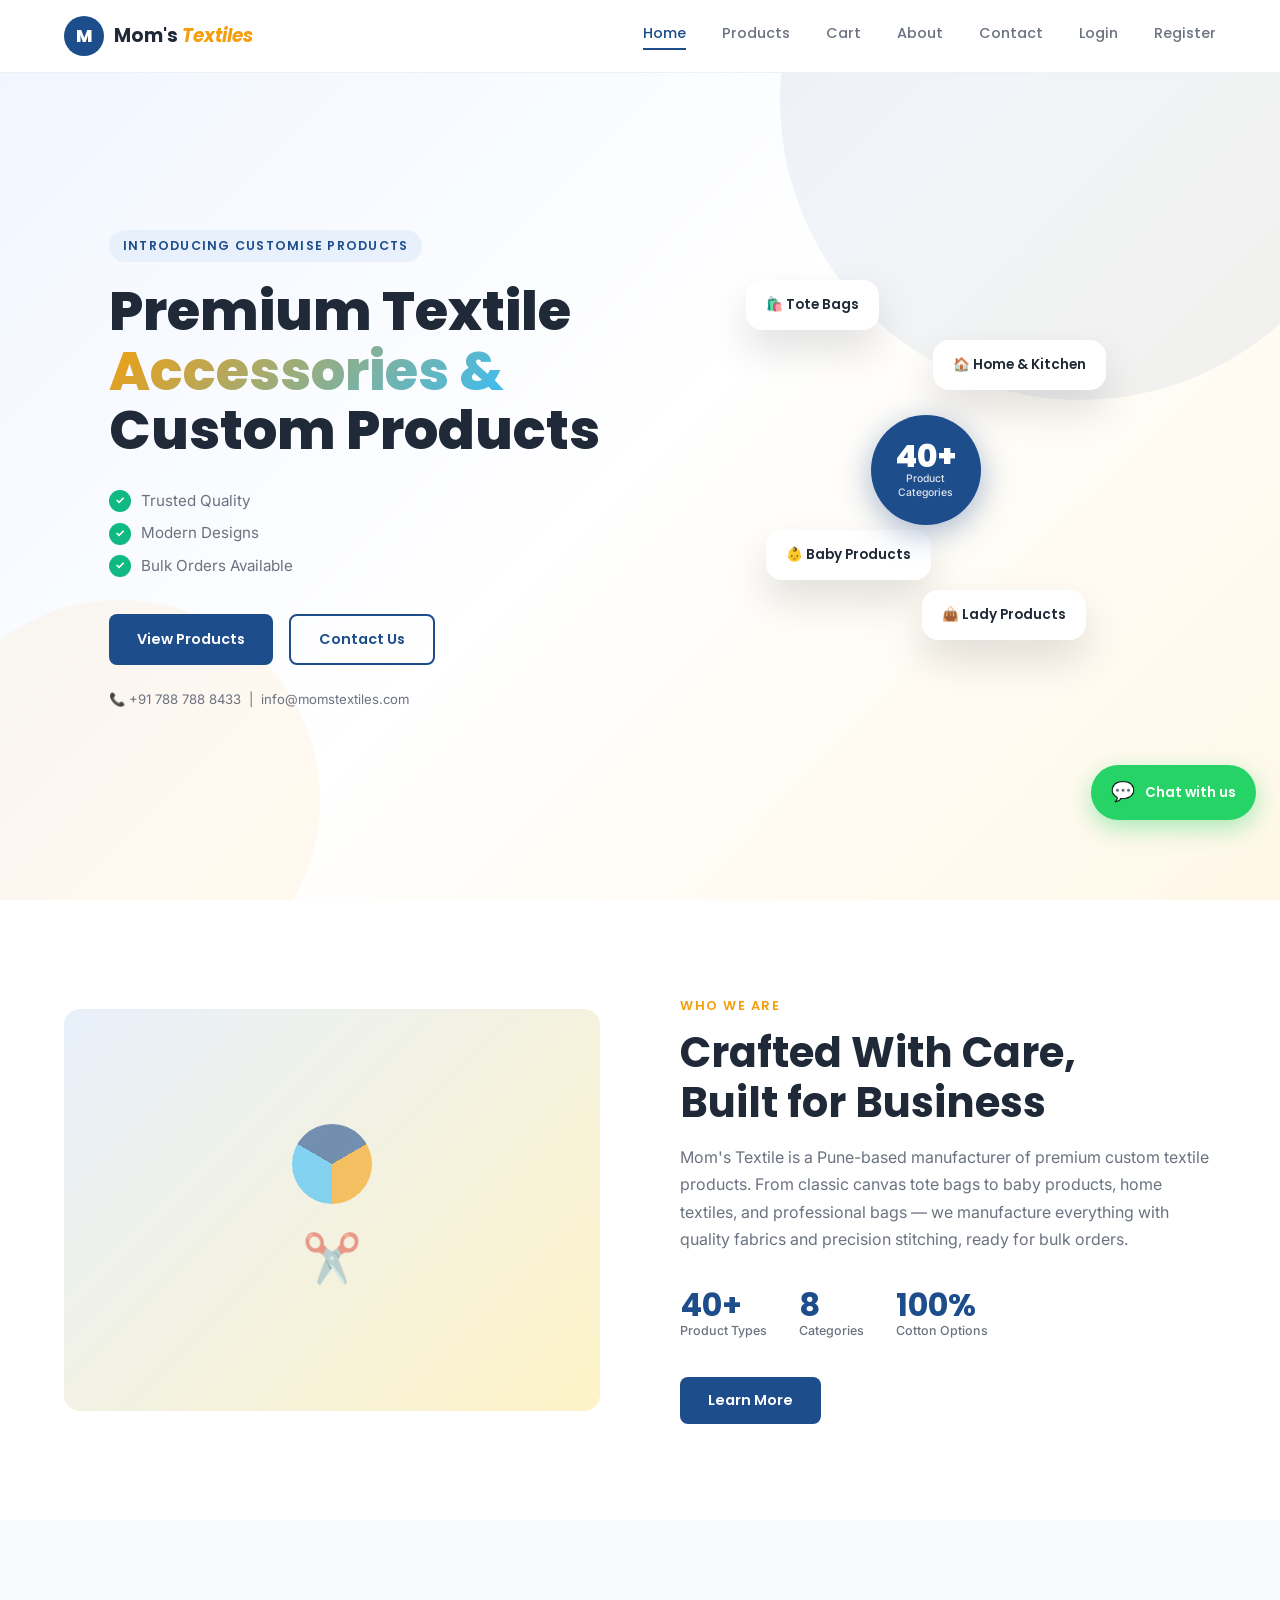
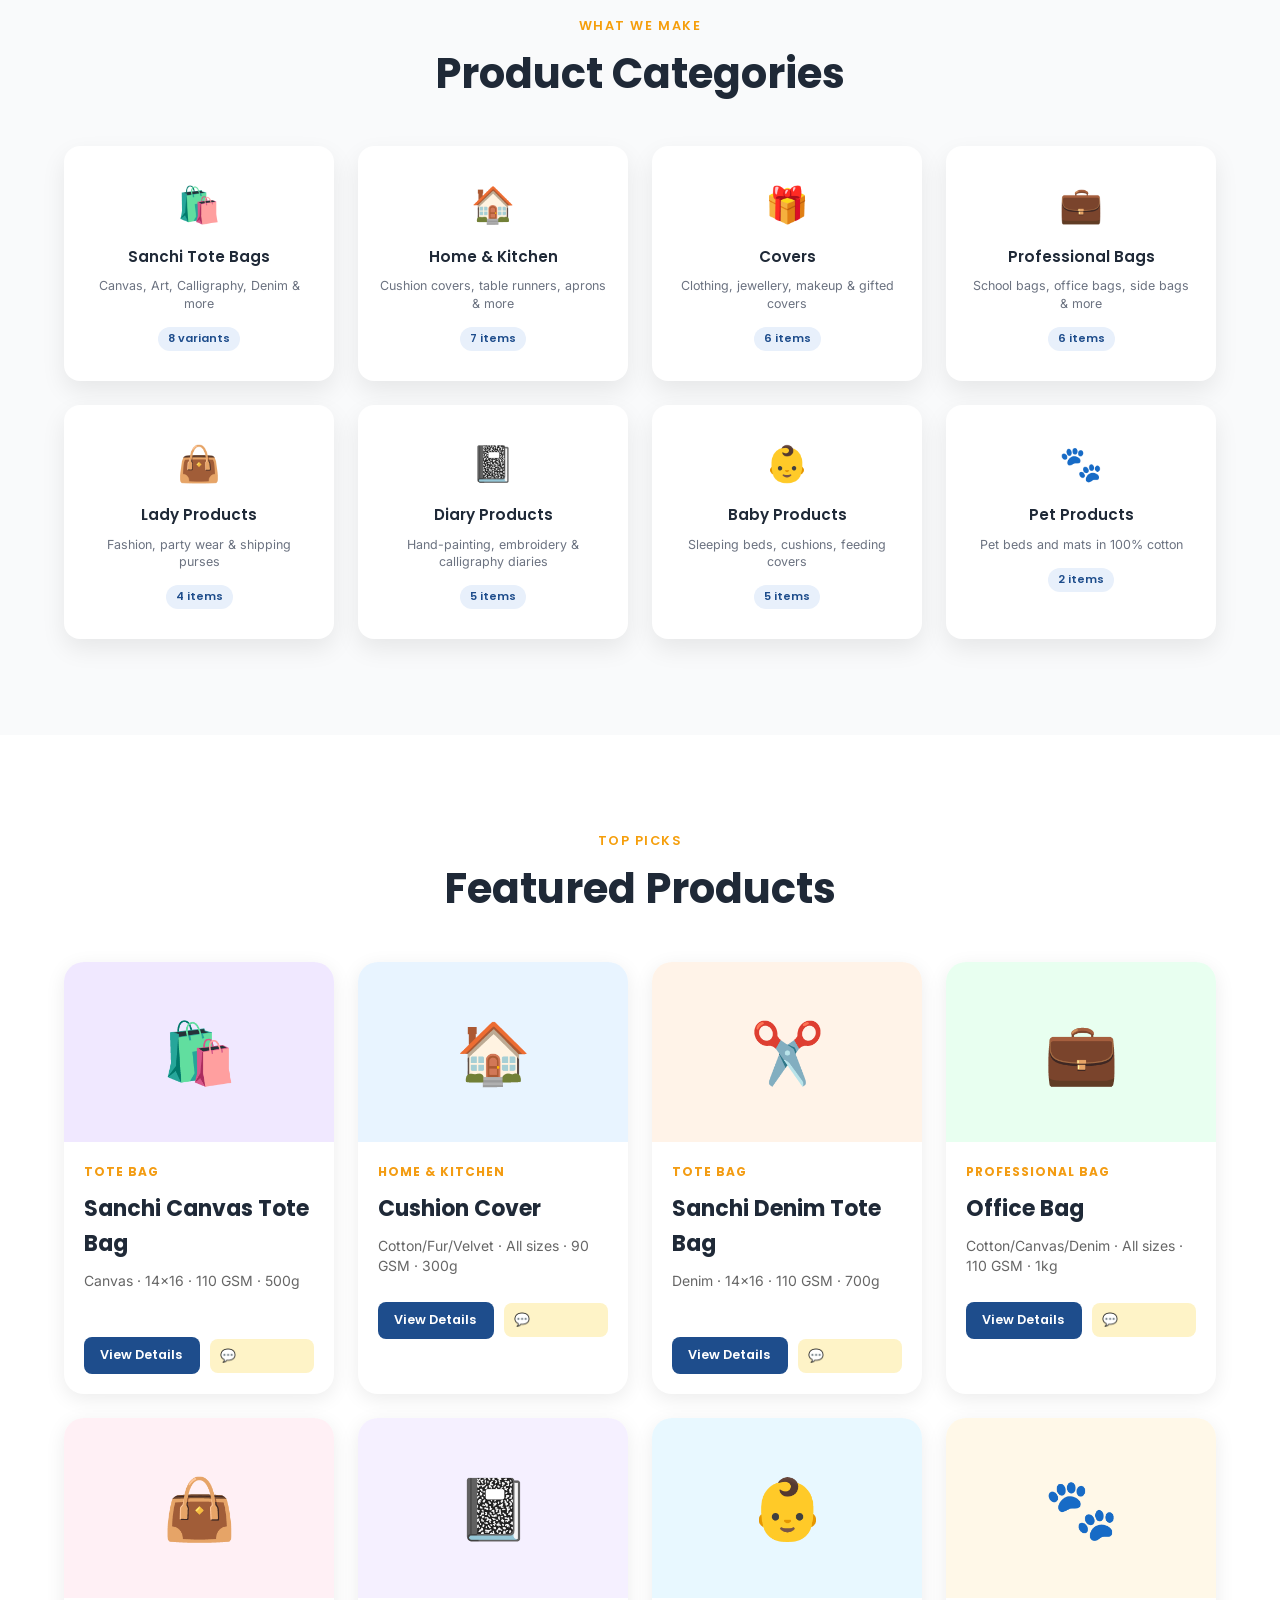
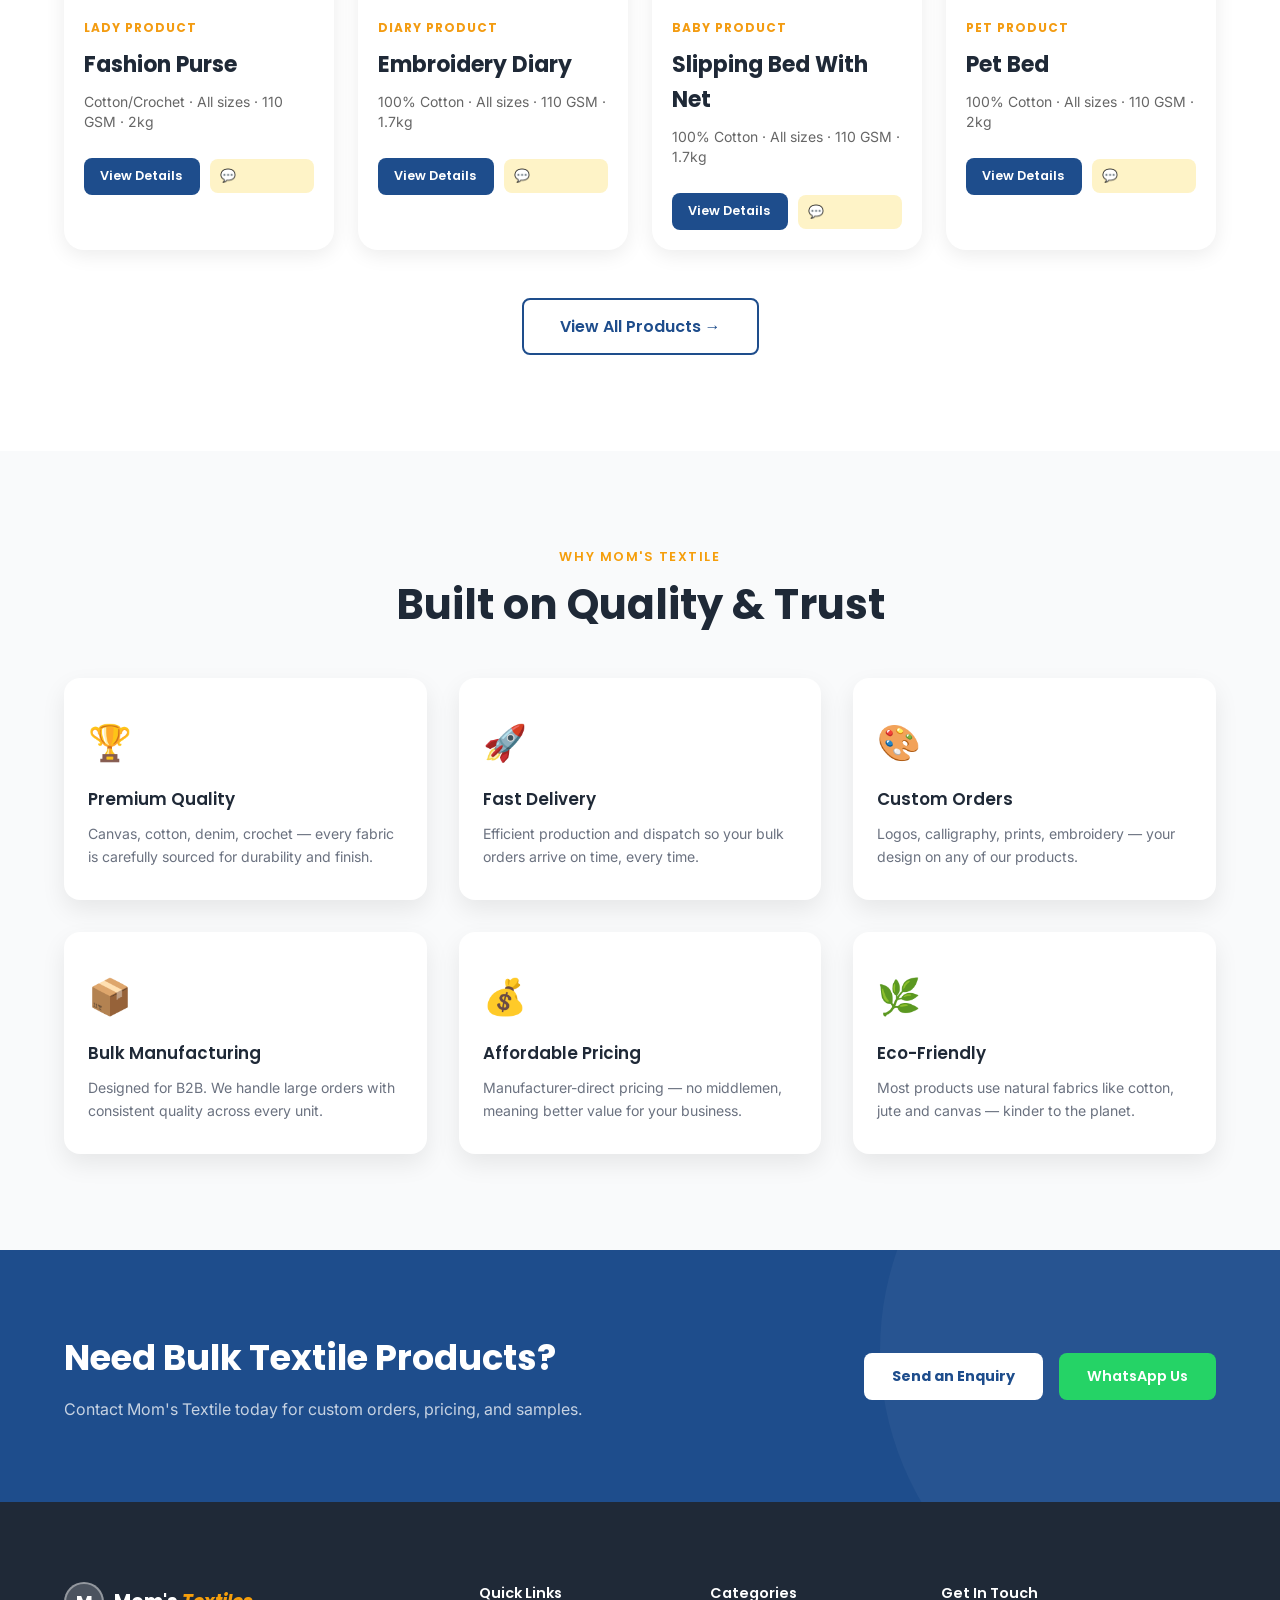
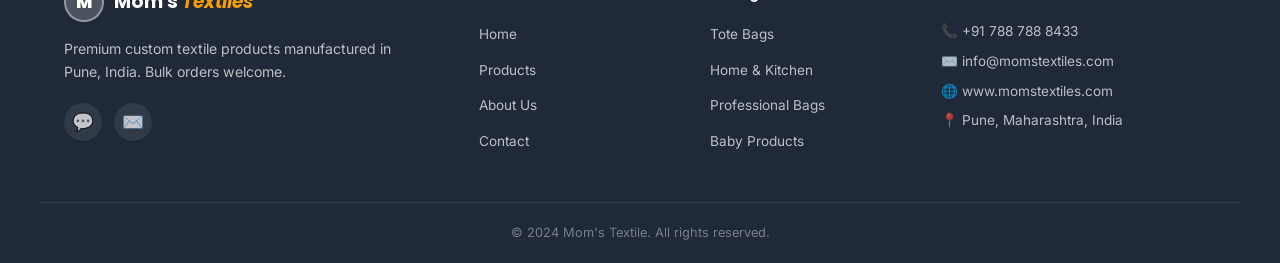
<file: frontend/index.html>
<!DOCTYPE html>
<html lang="en">
<head>
  <meta charset="UTF-8" />
  <meta name="viewport" content="width=device-width, initial-scale=1.0" />
  <title>Mom's Textile</title>
  <meta http-equiv="refresh" content="0; url=pages/index.html" />
</head>
<body>
  <p>Redirecting to <a href="pages/index.html">home page</a>...</p>
  <script>
    window.location.replace('pages/index.html');
  </script>
</body>
</html>
</file>
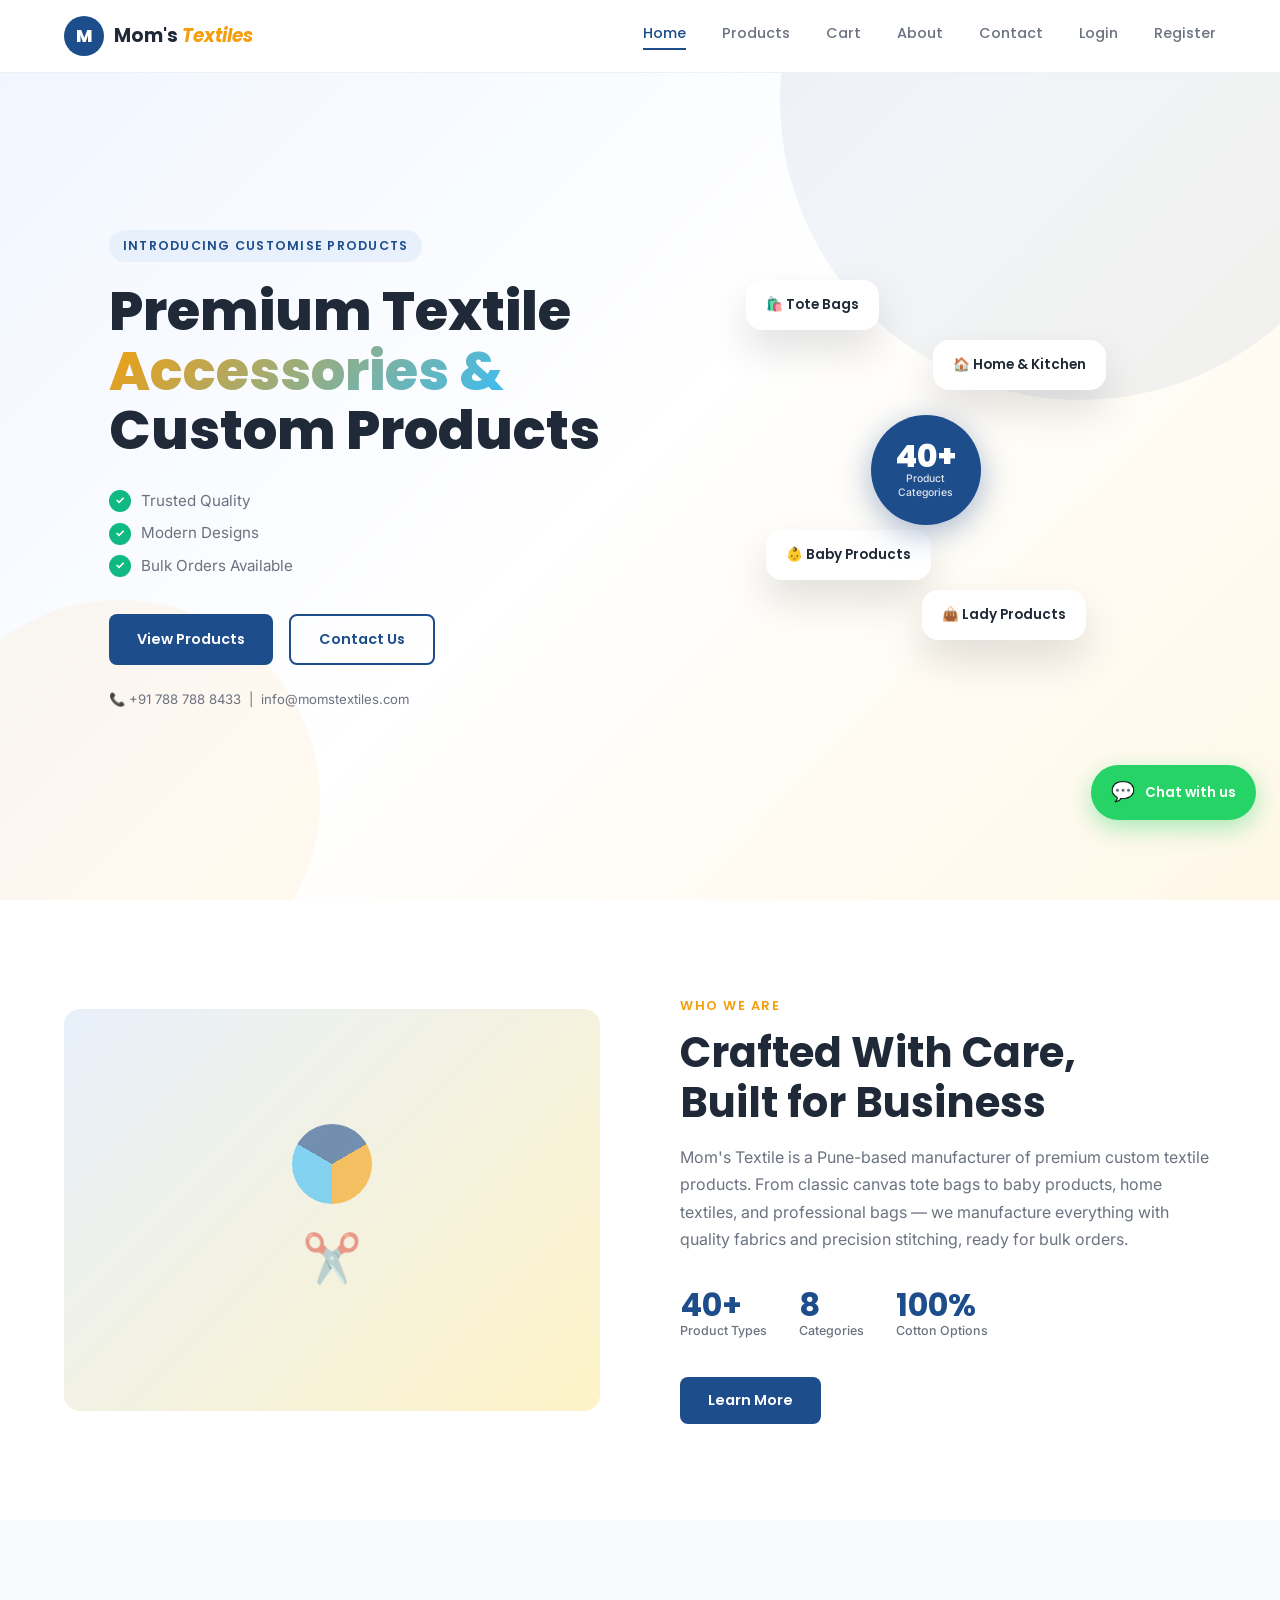
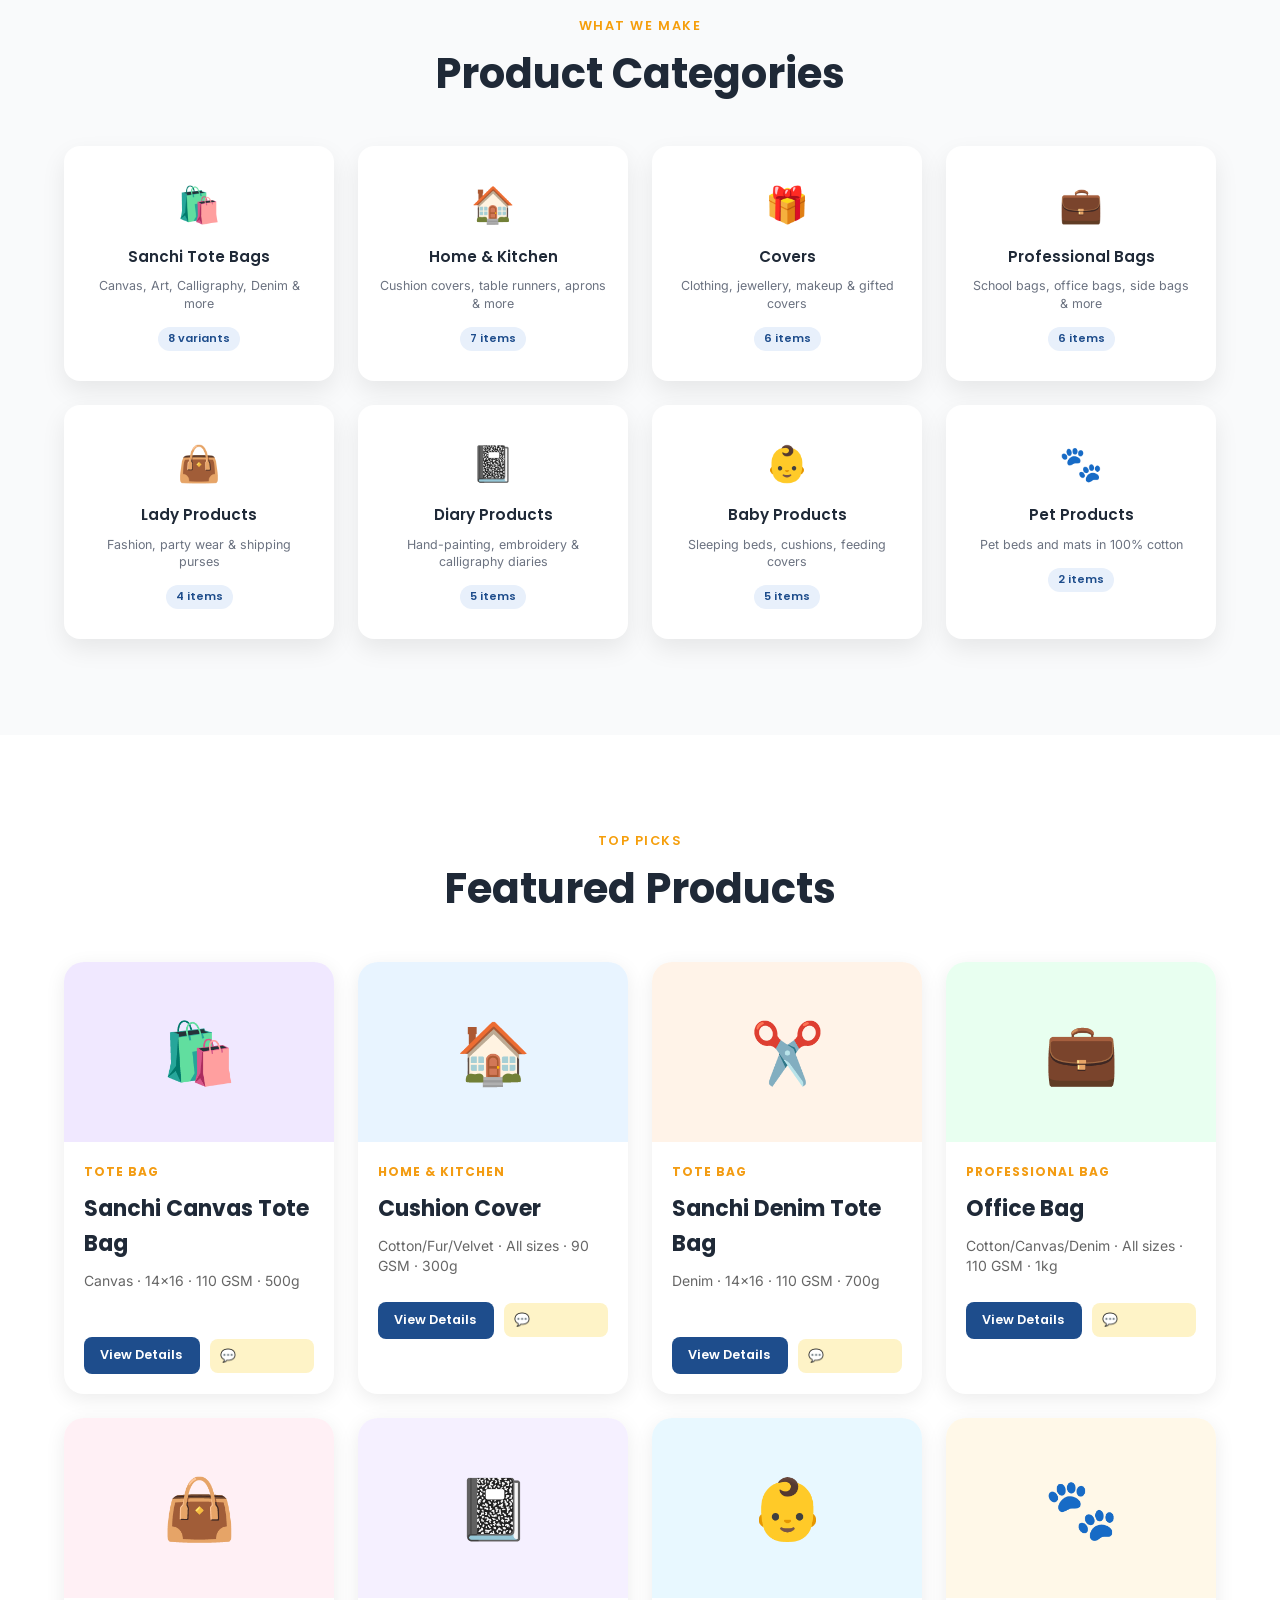
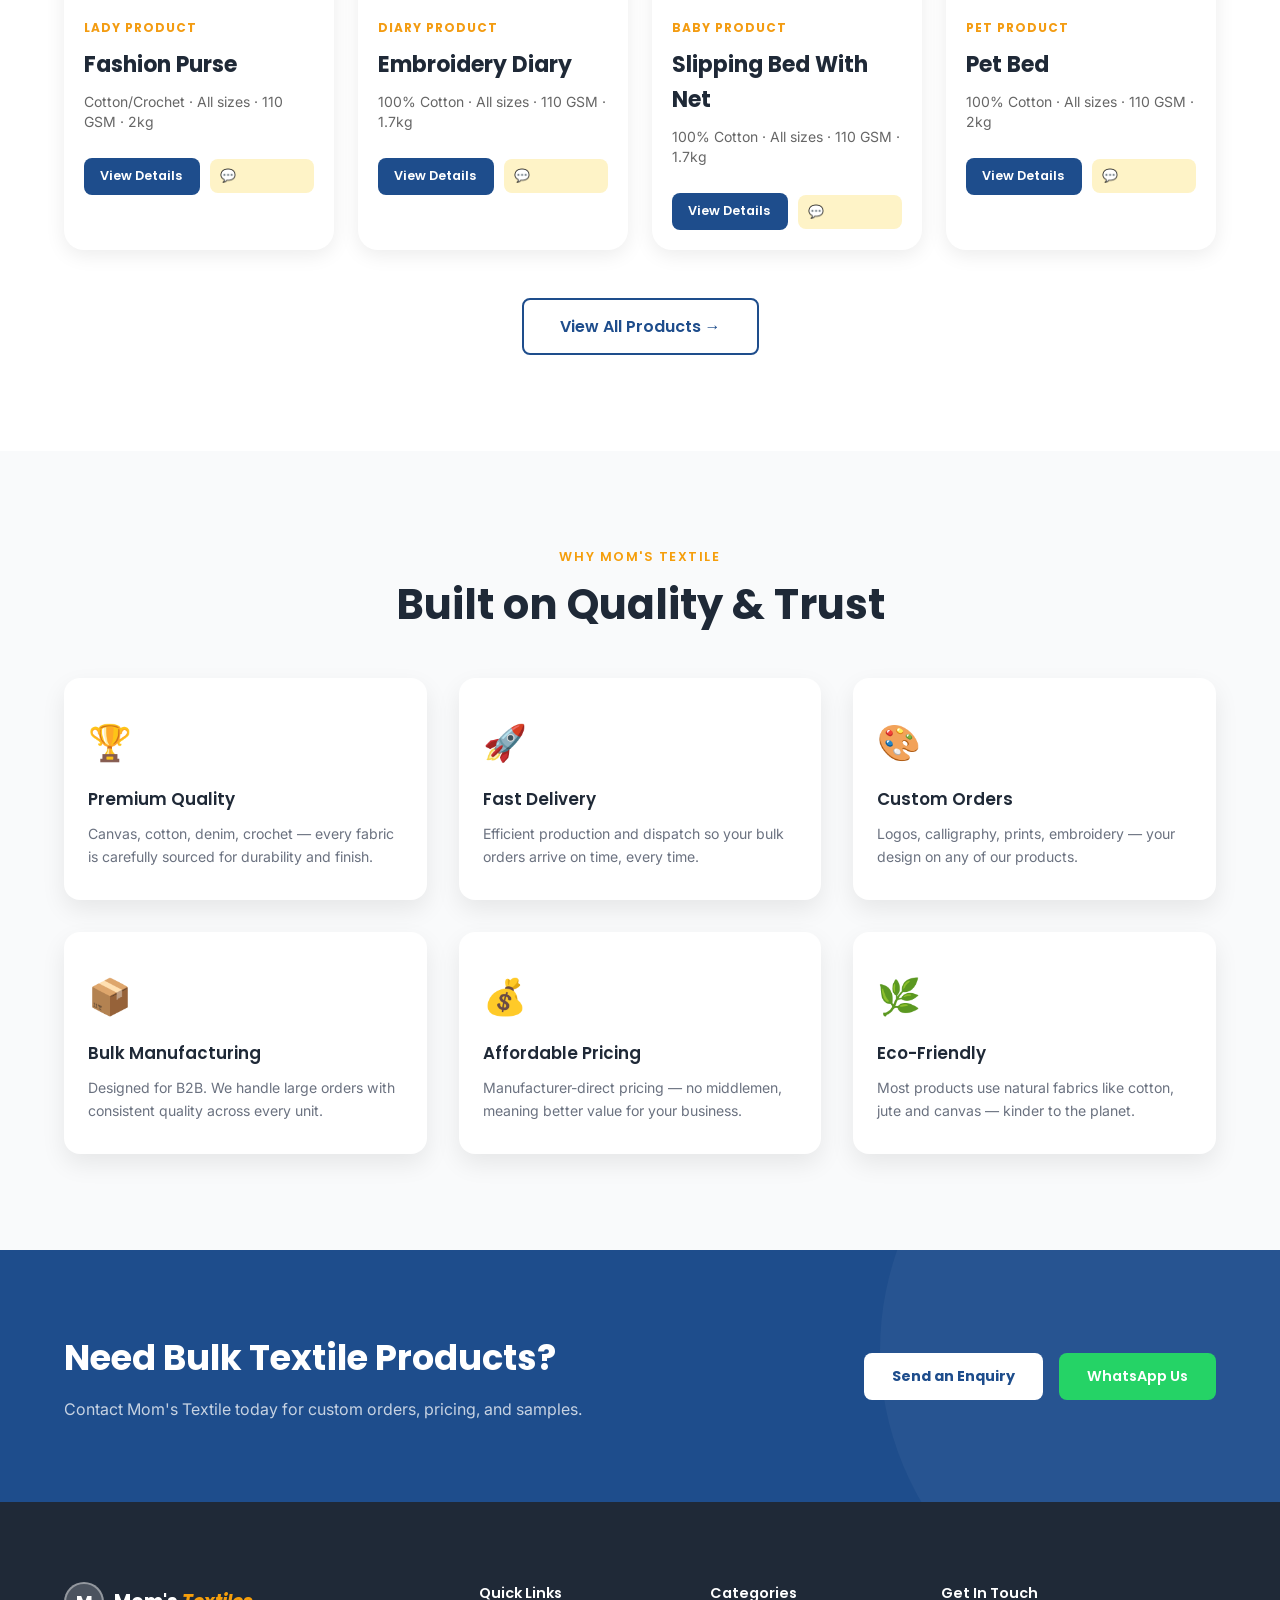
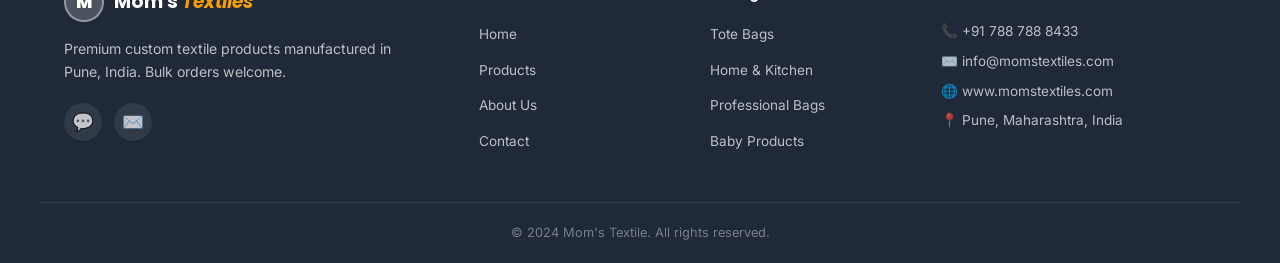
<file: frontend/pages/index.html>
<!DOCTYPE html>
<html lang="en">

<head>
  <meta charset="UTF-8" />
  <meta name="viewport" content="width=device-width, initial-scale=1.0" />
  <title>Mom's Textile – Premium Custom Textile Products</title>
  <meta name="description"
    content="Mom's Textile offers premium custom textile products including tote bags, home & kitchen items, professional bags, baby products and more. Bulk orders available." />
  <link rel="preconnect" href="https://fonts.googleapis.com" />
  <link rel="preconnect" href="https://fonts.gstatic.com" crossorigin />
  <link
    href="https://fonts.googleapis.com/css2?family=Poppins:wght@400;500;600;700;800&family=Inter:wght@300;400;500;600&display=swap"
    rel="stylesheet" />
  <link rel="stylesheet" href="../css/main.css" />
</head>

<body>

  <!-- ====== NAVBAR ====== -->
  <header class="navbar" id="navbar">
    <div class="container nav-inner">
      <a href="index.html" class="logo">
        <span class="logo-circle">M</span>
        <span class="logo-text">Mom's <em>Textiles</em></span>
      </a>
      <nav class="nav-links" id="navLinks">
        <a href="index.html" class="active">Home</a>
        <a href="products.html">Products</a>
        <a href="cart.html">Cart</a>
        <a href="about.html">About</a>
        <a href="contact.html">Contact</a>
        <a href="login.html">Login</a>
        <a href="register.html">Register</a>
      </nav>
      <button class="hamburger" id="hamburger" aria-label="Toggle menu">
        <span></span><span></span><span></span>
      </button>
    </div>
  </header>

  <!-- ====== HERO ====== -->
  <section class="hero">
    <div class="hero-bg">
      <div class="hero-shape shape-1"></div>
      <div class="hero-shape shape-2"></div>
      <div class="hero-threads"></div>
    </div>
    <div class="container hero-content">
      <div class="hero-text">
        <p class="hero-eyebrow">Introducing Customise Products</p>
        <h1>Premium Textile<br /><span class="gradient-text">Accessories &amp;</span><br />Custom Products</h1>
        <ul class="hero-features">
          <li><span class="check">✓</span> Trusted Quality</li>
          <li><span class="check">✓</span> Modern Designs</li>
          <li><span class="check">✓</span> Bulk Orders Available</li>
        </ul>
        <div class="hero-actions">
          <a href="products.html" class="btn btn-primary">View Products</a>
          <a href="contact.html" class="btn btn-outline">Contact Us</a>
        </div>
        <p class="hero-contact-hint">📞 +91 788 788 8433 &nbsp;|&nbsp; info@momstextiles.com</p>
      </div>
      <div class="hero-visual">
        <div class="hero-card-stack">
          <div class="floating-card card-tote">🛍️ Tote Bags</div>
          <div class="floating-card card-home">🏠 Home &amp; Kitchen</div>
          <div class="floating-card card-baby">👶 Baby Products</div>
          <div class="floating-card card-lady">👜 Lady Products</div>
          <div class="hero-badge">
            <span class="badge-number">40+</span>
            <span class="badge-label">Product<br />Categories</span>
          </div>
        </div>
      </div>
    </div>
  </section>

  <!-- ====== ABOUT PREVIEW ====== -->
  <section class="about-preview section">
    <div class="container about-grid">
      <div class="about-image-wrap">
        <div class="about-img-placeholder">
          <div class="thread-spool"></div>
          <div class="scissors-icon">✂️</div>
        </div>
      </div>
      <div class="about-text">
        <p class="eyebrow">Who We Are</p>
        <h2 class="section-title">Crafted With Care,<br />Built for Business</h2>
        <p class="about-desc">Mom's Textile is a Pune-based manufacturer of premium custom textile products. From
          classic canvas tote bags to baby products, home textiles, and professional bags — we manufacture everything
          with quality fabrics and precision stitching, ready for bulk orders.</p>
        <div class="about-stats">
          <div class="stat">
            <span class="stat-num">40+</span>
            <span class="stat-lbl">Product Types</span>
          </div>
          <div class="stat">
            <span class="stat-num">8</span>
            <span class="stat-lbl">Categories</span>
          </div>
          <div class="stat">
            <span class="stat-num">100%</span>
            <span class="stat-lbl">Cotton Options</span>
          </div>
        </div>
        <a href="about.html" class="btn btn-primary">Learn More</a>
      </div>
    </div>
  </section>

  <!-- ====== PRODUCT CATEGORIES ====== -->
  <section class="categories section section-alt">
    <div class="container">
      <p class="eyebrow center">What We Make</p>
      <h2 class="section-title center">Product Categories</h2>
      <div class="cat-grid">

        <a href="products.html?cat=tote" class="cat-card">
          <div class="cat-icon">🛍️</div>
          <h3>Sanchi Tote Bags</h3>
          <p>Canvas, Art, Calligraphy, Denim &amp; more</p>
          <span class="cat-count">8 variants</span>
        </a>

        <a href="products.html?cat=home" class="cat-card">
          <div class="cat-icon">🏠</div>
          <h3>Home &amp; Kitchen</h3>
          <p>Cushion covers, table runners, aprons &amp; more</p>
          <span class="cat-count">7 items</span>
        </a>

        <a href="products.html?cat=covers" class="cat-card">
          <div class="cat-icon">🎁</div>
          <h3>Covers</h3>
          <p>Clothing, jewellery, makeup &amp; gifted covers</p>
          <span class="cat-count">6 items</span>
        </a>

        <a href="products.html?cat=professional" class="cat-card">
          <div class="cat-icon">💼</div>
          <h3>Professional Bags</h3>
          <p>School bags, office bags, side bags &amp; more</p>
          <span class="cat-count">6 items</span>
        </a>

        <a href="products.html?cat=lady" class="cat-card">
          <div class="cat-icon">👜</div>
          <h3>Lady Products</h3>
          <p>Fashion, party wear &amp; shipping purses</p>
          <span class="cat-count">4 items</span>
        </a>

        <a href="products.html?cat=diary" class="cat-card">
          <div class="cat-icon">📓</div>
          <h3>Diary Products</h3>
          <p>Hand-painting, embroidery &amp; calligraphy diaries</p>
          <span class="cat-count">5 items</span>
        </a>

        <a href="products.html?cat=baby" class="cat-card">
          <div class="cat-icon">👶</div>
          <h3>Baby Products</h3>
          <p>Sleeping beds, cushions, feeding covers</p>
          <span class="cat-count">5 items</span>
        </a>

        <a href="products.html?cat=pet" class="cat-card">
          <div class="cat-icon">🐾</div>
          <h3>Pet Products</h3>
          <p>Pet beds and mats in 100% cotton</p>
          <span class="cat-count">2 items</span>
        </a>

      </div>
    </div>
  </section>

  <!-- ====== FEATURED PRODUCTS ====== -->
  <section class="featured section">
    <div class="container">
      <p class="eyebrow center">Top Picks</p>
      <h2 class="section-title center">Featured Products</h2>
      <div class="product-grid" id="featuredGrid">

        <div class="product-card">
          <div class="product-img" style="background:#f0e8ff;">🛍️</div>
          <div class="product-info">
            <span class="product-cat">Tote Bag</span>
            <h4>Sanchi Canvas Tote Bag</h4>
            <div class="product-specs">Canvas · 14×16 · 110 GSM · 500g</div>
            <div class="product-footer">
              <a href="product-details.html?id=sanchi-canvas" class="btn btn-sm btn-primary">View Details</a>
              <button class="btn btn-sm btn-icon" title="Enquire on WhatsApp">💬</button>
            </div>
          </div>
        </div>

        <div class="product-card">
          <div class="product-img" style="background:#e8f4ff;">🏠</div>
          <div class="product-info">
            <span class="product-cat">Home &amp; Kitchen</span>
            <h4>Cushion Cover</h4>
            <div class="product-specs">Cotton/Fur/Velvet · All sizes · 90 GSM · 300g</div>
            <div class="product-footer">
              <a href="product-details.html?id=cushion-cover" class="btn btn-sm btn-primary">View Details</a>
              <button class="btn btn-sm btn-icon" title="Enquire on WhatsApp">💬</button>
            </div>
          </div>
        </div>

        <div class="product-card">
          <div class="product-img" style="background:#fff3e8;">✂️</div>
          <div class="product-info">
            <span class="product-cat">Tote Bag</span>
            <h4>Sanchi Denim Tote Bag</h4>
            <div class="product-specs">Denim · 14×16 · 110 GSM · 700g</div>
            <div class="product-footer">
              <a href="product-details.html?id=sanchi-denim" class="btn btn-sm btn-primary">View Details</a>
              <button class="btn btn-sm btn-icon" title="Enquire on WhatsApp">💬</button>
            </div>
          </div>
        </div>

        <div class="product-card">
          <div class="product-img" style="background:#e8fff0;">💼</div>
          <div class="product-info">
            <span class="product-cat">Professional Bag</span>
            <h4>Office Bag</h4>
            <div class="product-specs">Cotton/Canvas/Denim · All sizes · 110 GSM · 1kg</div>
            <div class="product-footer">
              <a href="product-details.html?id=office-bag" class="btn btn-sm btn-primary">View Details</a>
              <button class="btn btn-sm btn-icon" title="Enquire on WhatsApp">💬</button>
            </div>
          </div>
        </div>

        <div class="product-card">
          <div class="product-img" style="background:#fff0f5;">👜</div>
          <div class="product-info">
            <span class="product-cat">Lady Product</span>
            <h4>Fashion Purse</h4>
            <div class="product-specs">Cotton/Crochet · All sizes · 110 GSM · 2kg</div>
            <div class="product-footer">
              <a href="product-details.html?id=fashion-purse" class="btn btn-sm btn-primary">View Details</a>
              <button class="btn btn-sm btn-icon" title="Enquire on WhatsApp">💬</button>
            </div>
          </div>
        </div>

        <div class="product-card">
          <div class="product-img" style="background:#f5f0ff;">📓</div>
          <div class="product-info">
            <span class="product-cat">Diary Product</span>
            <h4>Embroidery Diary</h4>
            <div class="product-specs">100% Cotton · All sizes · 110 GSM · 1.7kg</div>
            <div class="product-footer">
              <a href="product-details.html?id=embroidery-diary" class="btn btn-sm btn-primary">View Details</a>
              <button class="btn btn-sm btn-icon" title="Enquire on WhatsApp">💬</button>
            </div>
          </div>
        </div>

        <div class="product-card">
          <div class="product-img" style="background:#e8f8ff;">👶</div>
          <div class="product-info">
            <span class="product-cat">Baby Product</span>
            <h4>Slipping Bed With Net</h4>
            <div class="product-specs">100% Cotton · All sizes · 110 GSM · 1.7kg</div>
            <div class="product-footer">
              <a href="product-details.html?id=baby-bed" class="btn btn-sm btn-primary">View Details</a>
              <button class="btn btn-sm btn-icon" title="Enquire on WhatsApp">💬</button>
            </div>
          </div>
        </div>

        <div class="product-card">
          <div class="product-img" style="background:#fff8e8;">🐾</div>
          <div class="product-info">
            <span class="product-cat">Pet Product</span>
            <h4>Pet Bed</h4>
            <div class="product-specs">100% Cotton · All sizes · 110 GSM · 2kg</div>
            <div class="product-footer">
              <a href="product-details.html?id=pet-bed" class="btn btn-sm btn-primary">View Details</a>
              <button class="btn btn-sm btn-icon" title="Enquire on WhatsApp">💬</button>
            </div>
          </div>
        </div>

      </div>
      <div class="center" style="margin-top:48px;">
        <a href="products.html" class="btn btn-outline btn-lg">View All Products →</a>
      </div>
    </div>
  </section>

  <!-- ====== WHY CHOOSE US ====== -->
  <section class="why section section-alt">
    <div class="container">
      <p class="eyebrow center">Why Mom's Textile</p>
      <h2 class="section-title center">Built on Quality &amp; Trust</h2>
      <div class="why-grid">
        <div class="why-card">
          <div class="why-icon">🏆</div>
          <h4>Premium Quality</h4>
          <p>Canvas, cotton, denim, crochet — every fabric is carefully sourced for durability and finish.</p>
        </div>
        <div class="why-card">
          <div class="why-icon">🚀</div>
          <h4>Fast Delivery</h4>
          <p>Efficient production and dispatch so your bulk orders arrive on time, every time.</p>
        </div>
        <div class="why-card">
          <div class="why-icon">🎨</div>
          <h4>Custom Orders</h4>
          <p>Logos, calligraphy, prints, embroidery — your design on any of our products.</p>
        </div>
        <div class="why-card">
          <div class="why-icon">📦</div>
          <h4>Bulk Manufacturing</h4>
          <p>Designed for B2B. We handle large orders with consistent quality across every unit.</p>
        </div>
        <div class="why-card">
          <div class="why-icon">💰</div>
          <h4>Affordable Pricing</h4>
          <p>Manufacturer-direct pricing — no middlemen, meaning better value for your business.</p>
        </div>
        <div class="why-card">
          <div class="why-icon">🌿</div>
          <h4>Eco-Friendly</h4>
          <p>Most products use natural fabrics like cotton, jute and canvas — kinder to the planet.</p>
        </div>
      </div>
    </div>
  </section>

  <!-- ====== CONTACT CTA ====== -->
  <section class="cta-banner">
    <div class="cta-bg">
      <div class="cta-shape"></div>
    </div>
    <div class="container cta-inner">
      <div class="cta-text">
        <h2>Need Bulk Textile Products?</h2>
        <p>Contact Mom's Textile today for custom orders, pricing, and samples.</p>
      </div>
      <div class="cta-actions">
        <a href="contact.html" class="btn btn-white">Send an Enquiry</a>
        <a href="https://wa.me/917887888433" class="btn btn-whatsapp" target="_blank" rel="noopener">
          <span>WhatsApp Us</span>
        </a>
      </div>
    </div>
  </section>

  <!-- ====== FOOTER ====== -->
  <footer class="footer">
    <div class="container footer-grid">
      <div class="footer-brand">
        <a href="index.html" class="logo logo-light">
          <span class="logo-circle">M</span>
          <span class="logo-text">Mom's <em>Textiles</em></span>
        </a>
        <p>Premium custom textile products manufactured in Pune, India. Bulk orders welcome.</p>
        <div class="footer-social">
          <a href="https://wa.me/917887888433" class="social-link" aria-label="WhatsApp">💬</a>
          <a href="mailto:info@momstextiles.com" class="social-link" aria-label="Email">✉️</a>
        </div>
      </div>
      <div class="footer-links">
        <h5>Quick Links</h5>
        <ul>
          <li><a href="index.html">Home</a></li>
          <li><a href="products.html">Products</a></li>
          <li><a href="about.html">About Us</a></li>
          <li><a href="contact.html">Contact</a></li>
        </ul>
      </div>
      <div class="footer-links">
        <h5>Categories</h5>
        <ul>
          <li><a href="products.html?cat=tote">Tote Bags</a></li>
          <li><a href="products.html?cat=home">Home &amp; Kitchen</a></li>
          <li><a href="products.html?cat=professional">Professional Bags</a></li>
          <li><a href="products.html?cat=baby">Baby Products</a></li>
        </ul>
      </div>
      <div class="footer-contact">
        <h5>Get In Touch</h5>
        <p>📞 +91 788 788 8433</p>
        <p>✉️ info@momstextiles.com</p>
        <p>🌐 www.momstextiles.com</p>
        <p>📍 Pune, Maharashtra, India</p>
      </div>
    </div>
    <div class="footer-bottom">
      <div class="container">
        <p>&copy; 2024 Mom's Textile. All rights reserved.</p>
      </div>
    </div>
  </footer>

  <!-- ====== WHATSAPP FLOAT ====== -->
  <a href="https://wa.me/917887888433" class="whatsapp-float" target="_blank" rel="noopener"
    aria-label="Chat on WhatsApp">
    <span class="wa-icon">💬</span>
    <span class="wa-label">Chat with us</span>
  </a>

  <!-- ====== BACK TO TOP ====== -->
  <button class="back-to-top" id="backToTop" aria-label="Back to top">↑</button>

  <script src="../js/main.js"></script>
</body>

</html>
</file>
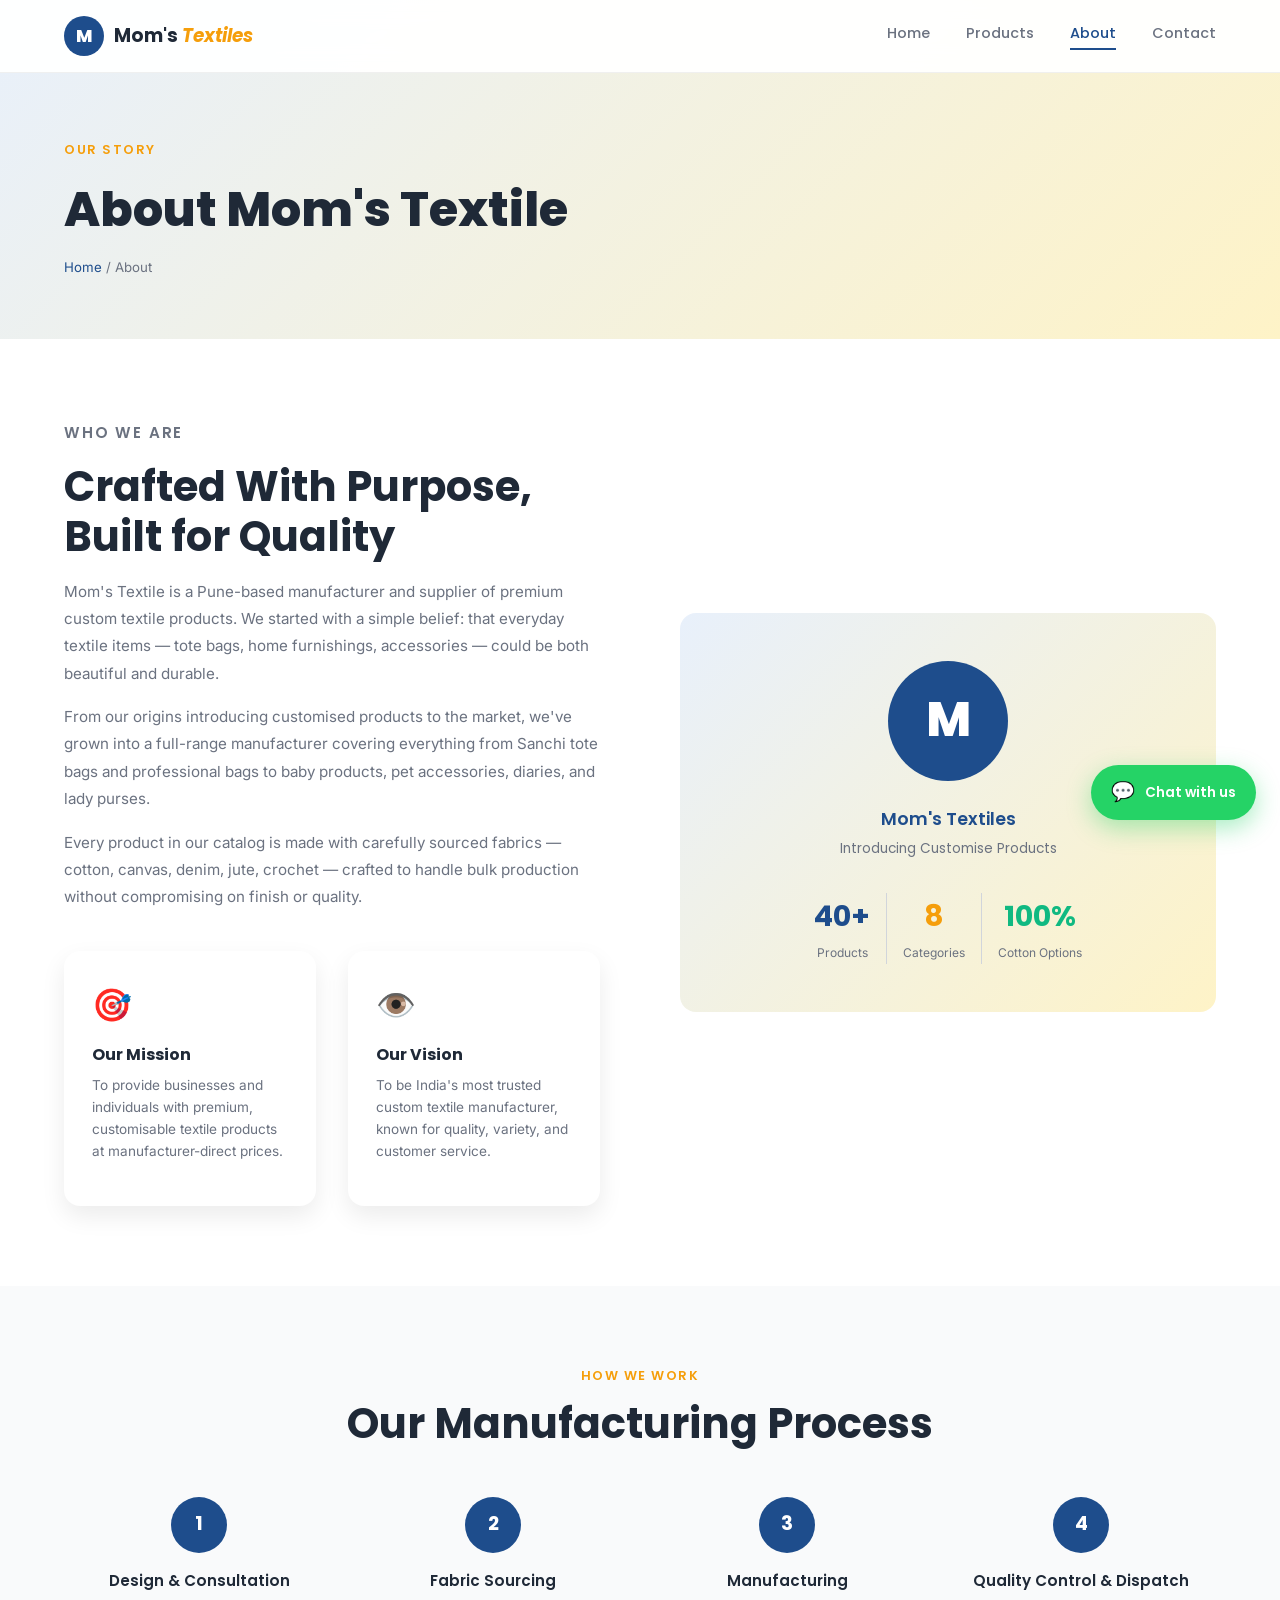
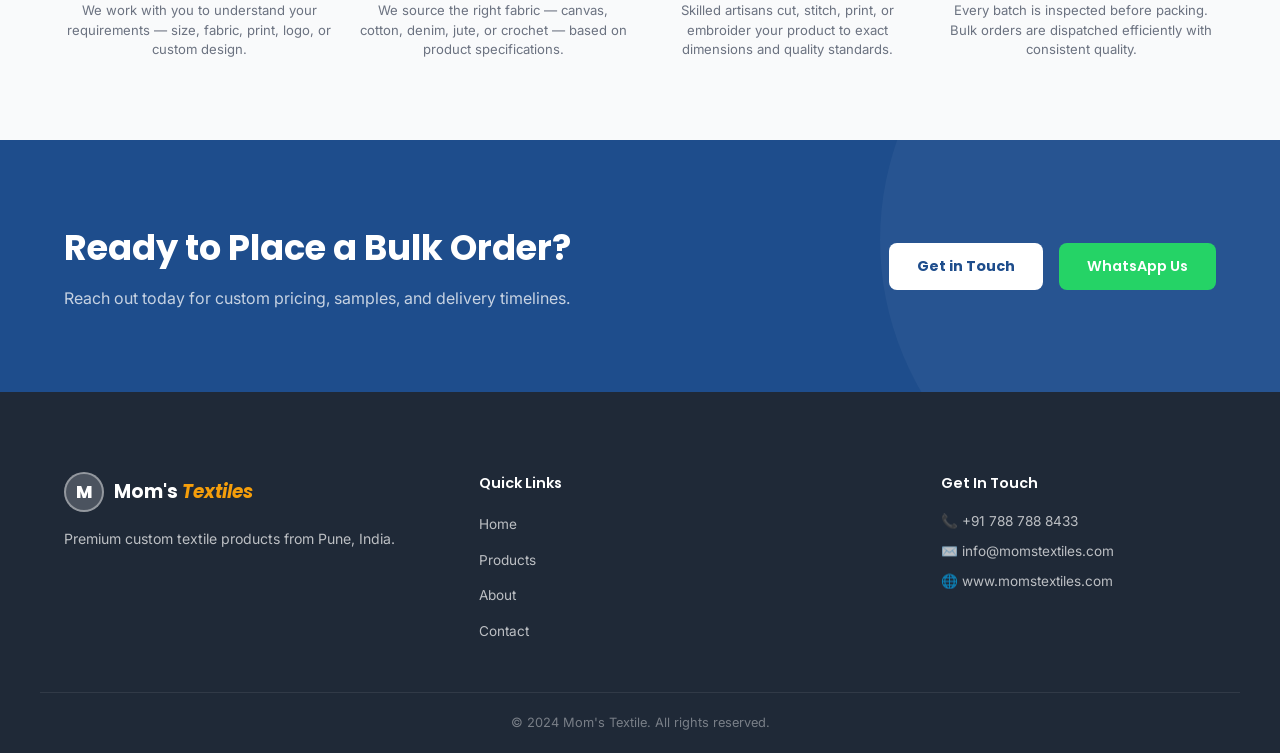
<file: frontend/pages/about.html>
<!DOCTYPE html>
<html lang="en">
<head>
  <meta charset="UTF-8" />
  <meta name="viewport" content="width=device-width, initial-scale=1.0" />
  <title>About – Mom's Textile</title>
  <meta name="description" content="Learn about Mom's Textile — our story, mission, and commitment to premium textile products." />
  <link rel="preconnect" href="https://fonts.googleapis.com" />
  <link rel="preconnect" href="https://fonts.gstatic.com" crossorigin />
  <link href="https://fonts.googleapis.com/css2?family=Poppins:wght@400;500;600;700;800&family=Inter:wght@300;400;500;600&display=swap" rel="stylesheet" />
  <link rel="stylesheet" href="../css/main.css" />
  <style>
    .page-hero { padding:140px 0 60px; background:linear-gradient(135deg,var(--primary-light),var(--secondary-light)); }
    .page-hero h1 { font-family:var(--font-head); font-size:clamp(1.8rem,4vw,3rem); font-weight:800; color:var(--dark); }
    .breadcrumb { font-size:.83rem; color:var(--gray); margin-top:8px; }
    .breadcrumb a { color:var(--primary); }
    .story-grid { display:grid; grid-template-columns:1fr 1fr; gap:80px; align-items:center; padding:80px 0; }
    .story-text p { color:var(--gray); font-size:.95rem; line-height:1.8; margin-bottom:16px; }
    .vision-grid { display:grid; grid-template-columns:1fr 1fr; gap:32px; margin-top:40px; }
    .vision-card { background:white; border-radius:var(--radius); padding:28px; box-shadow:var(--shadow); }
    .vision-card .v-icon { font-size:2rem; margin-bottom:12px; display:block; }
    .vision-card h4 { font-family:var(--font-head); font-size:1rem; font-weight:700; color:var(--dark); margin-bottom:8px; }
    .vision-card p { font-size:.85rem; color:var(--gray); line-height:1.6; }
    .process-section { background:var(--light); padding:80px 0; }
    .process-grid { display:grid; grid-template-columns:repeat(4,1fr); gap:24px; margin-top:48px; }
    .process-step { text-align:center; }
    .step-num { width:56px; height:56px; background:var(--primary); color:white; border-radius:50%; display:flex; align-items:center; justify-content:center; font-family:var(--font-head); font-weight:700; font-size:1.2rem; margin:0 auto 16px; }
    .process-step h5 { font-family:var(--font-head); font-size:.95rem; font-weight:600; color:var(--dark); margin-bottom:8px; }
    .process-step p { font-size:.82rem; color:var(--gray); line-height:1.5; }
    .story-visual { background:linear-gradient(135deg,var(--primary-light),var(--secondary-light)); border-radius:var(--radius); padding:48px; display:flex; flex-direction:column; align-items:center; justify-content:center; gap:24px; min-height:360px; }
    .brand-circle { width:120px; height:120px; background:var(--primary); border-radius:50%; display:flex; align-items:center; justify-content:center; color:white; font-family:var(--font-head); font-size:3rem; font-weight:800; }
    .brand-tagline { font-family:var(--font-head); font-size:1.1rem; font-weight:600; color:var(--primary); text-align:center; }
    @media(max-width:768px) { .story-grid { grid-template-columns:1fr; } .story-visual { display:none; } .vision-grid { grid-template-columns:1fr; } .process-grid { grid-template-columns:repeat(2,1fr); } }
  </style>
</head>
<body>

  <header class="navbar" id="navbar">
    <div class="container nav-inner">
      <a href="../index.html" class="logo">
        <span class="logo-circle">M</span>
        <span class="logo-text">Mom's <em>Textiles</em></span>
      </a>
      <nav class="nav-links" id="navLinks">
        <a href="../index.html">Home</a>
        <a href="products.html">Products</a>
        <a href="about.html" class="active">About</a>
        <a href="contact.html">Contact</a>
      </nav>
      <button class="hamburger" id="hamburger"><span></span><span></span><span></span></button>
    </div>
  </header>

  <section class="page-hero">
    <div class="container">
      <p class="eyebrow">Our Story</p>
      <h1>About Mom's Textile</h1>
      <p class="breadcrumb"><a href="../index.html">Home</a> / About</p>
    </div>
  </section>

  <div class="container">
    <div class="story-grid">
      <div class="story-text">
        <p class="eyebrow">Who We Are</p>
        <h2 class="section-title">Crafted With Purpose,<br/>Built for Quality</h2>
        <p>Mom's Textile is a Pune-based manufacturer and supplier of premium custom textile products. We started with a simple belief: that everyday textile items — tote bags, home furnishings, accessories — could be both beautiful and durable.</p>
        <p>From our origins introducing customised products to the market, we've grown into a full-range manufacturer covering everything from Sanchi tote bags and professional bags to baby products, pet accessories, diaries, and lady purses.</p>
        <p>Every product in our catalog is made with carefully sourced fabrics — cotton, canvas, denim, jute, crochet — crafted to handle bulk production without compromising on finish or quality.</p>

        <div class="vision-grid">
          <div class="vision-card">
            <span class="v-icon">🎯</span>
            <h4>Our Mission</h4>
            <p>To provide businesses and individuals with premium, customisable textile products at manufacturer-direct prices.</p>
          </div>
          <div class="vision-card">
            <span class="v-icon">👁️</span>
            <h4>Our Vision</h4>
            <p>To be India's most trusted custom textile manufacturer, known for quality, variety, and customer service.</p>
          </div>
        </div>
      </div>
      <div class="story-visual">
        <div class="brand-circle">M</div>
        <div class="brand-tagline">Mom's Textiles<br/><small style="font-weight:400;font-size:.85rem;color:var(--gray);">Introducing Customise Products</small></div>
        <div style="display:flex;gap:16px;margin-top:8px;">
          <div style="text-align:center;"><span style="font-family:var(--font-head);font-size:1.8rem;font-weight:700;color:var(--primary);">40+</span><br/><span style="font-size:.75rem;color:var(--gray);">Products</span></div>
          <div style="width:1px;background:var(--gray-light);"></div>
          <div style="text-align:center;"><span style="font-family:var(--font-head);font-size:1.8rem;font-weight:700;color:var(--secondary);">8</span><br/><span style="font-size:.75rem;color:var(--gray);">Categories</span></div>
          <div style="width:1px;background:var(--gray-light);"></div>
          <div style="text-align:center;"><span style="font-family:var(--font-head);font-size:1.8rem;font-weight:700;color:var(--success);">100%</span><br/><span style="font-size:.75rem;color:var(--gray);">Cotton Options</span></div>
        </div>
      </div>
    </div>
  </div>

  <section class="process-section">
    <div class="container">
      <p class="eyebrow center">How We Work</p>
      <h2 class="section-title center">Our Manufacturing Process</h2>
      <div class="process-grid">
        <div class="process-step">
          <div class="step-num">1</div>
          <h5>Design &amp; Consultation</h5>
          <p>We work with you to understand your requirements — size, fabric, print, logo, or custom design.</p>
        </div>
        <div class="process-step">
          <div class="step-num">2</div>
          <h5>Fabric Sourcing</h5>
          <p>We source the right fabric — canvas, cotton, denim, jute, or crochet — based on product specifications.</p>
        </div>
        <div class="process-step">
          <div class="step-num">3</div>
          <h5>Manufacturing</h5>
          <p>Skilled artisans cut, stitch, print, or embroider your product to exact dimensions and quality standards.</p>
        </div>
        <div class="process-step">
          <div class="step-num">4</div>
          <h5>Quality Control &amp; Dispatch</h5>
          <p>Every batch is inspected before packing. Bulk orders are dispatched efficiently with consistent quality.</p>
        </div>
      </div>
    </div>
  </section>

  <!-- CTA -->
  <section class="cta-banner">
    <div class="cta-bg"><div class="cta-shape"></div></div>
    <div class="container cta-inner">
      <div class="cta-text">
        <h2>Ready to Place a Bulk Order?</h2>
        <p>Reach out today for custom pricing, samples, and delivery timelines.</p>
      </div>
      <div class="cta-actions">
        <a href="contact.html" class="btn btn-white">Get in Touch</a>
        <a href="https://wa.me/917887888433" class="btn btn-whatsapp" target="_blank" rel="noopener">WhatsApp Us</a>
      </div>
    </div>
  </section>

  <footer class="footer">
    <div class="container footer-grid">
      <div class="footer-brand">
        <a href="../index.html" class="logo logo-light">
          <span class="logo-circle">M</span>
          <span class="logo-text">Mom's <em>Textiles</em></span>
        </a>
        <p>Premium custom textile products from Pune, India.</p>
      </div>
      <div class="footer-links">
        <h5>Quick Links</h5>
        <ul>
          <li><a href="../index.html">Home</a></li>
          <li><a href="products.html">Products</a></li>
          <li><a href="about.html">About</a></li>
          <li><a href="contact.html">Contact</a></li>
        </ul>
      </div>
      <div class="footer-links"><h5>&nbsp;</h5><ul></ul></div>
      <div class="footer-contact">
        <h5>Get In Touch</h5>
        <p>📞 +91 788 788 8433</p>
        <p>✉️ info@momstextiles.com</p>
        <p>🌐 www.momstextiles.com</p>
      </div>
    </div>
    <div class="footer-bottom"><div class="container"><p>&copy; 2024 Mom's Textile. All rights reserved.</p></div></div>
  </footer>

  <a href="https://wa.me/917887888433" class="whatsapp-float" target="_blank" rel="noopener">
    <span class="wa-icon">💬</span><span class="wa-label">Chat with us</span>
  </a>
  <button class="back-to-top" id="backToTop">↑</button>
  <script src="../js/main.js"></script>
</body>
</html>
</file>
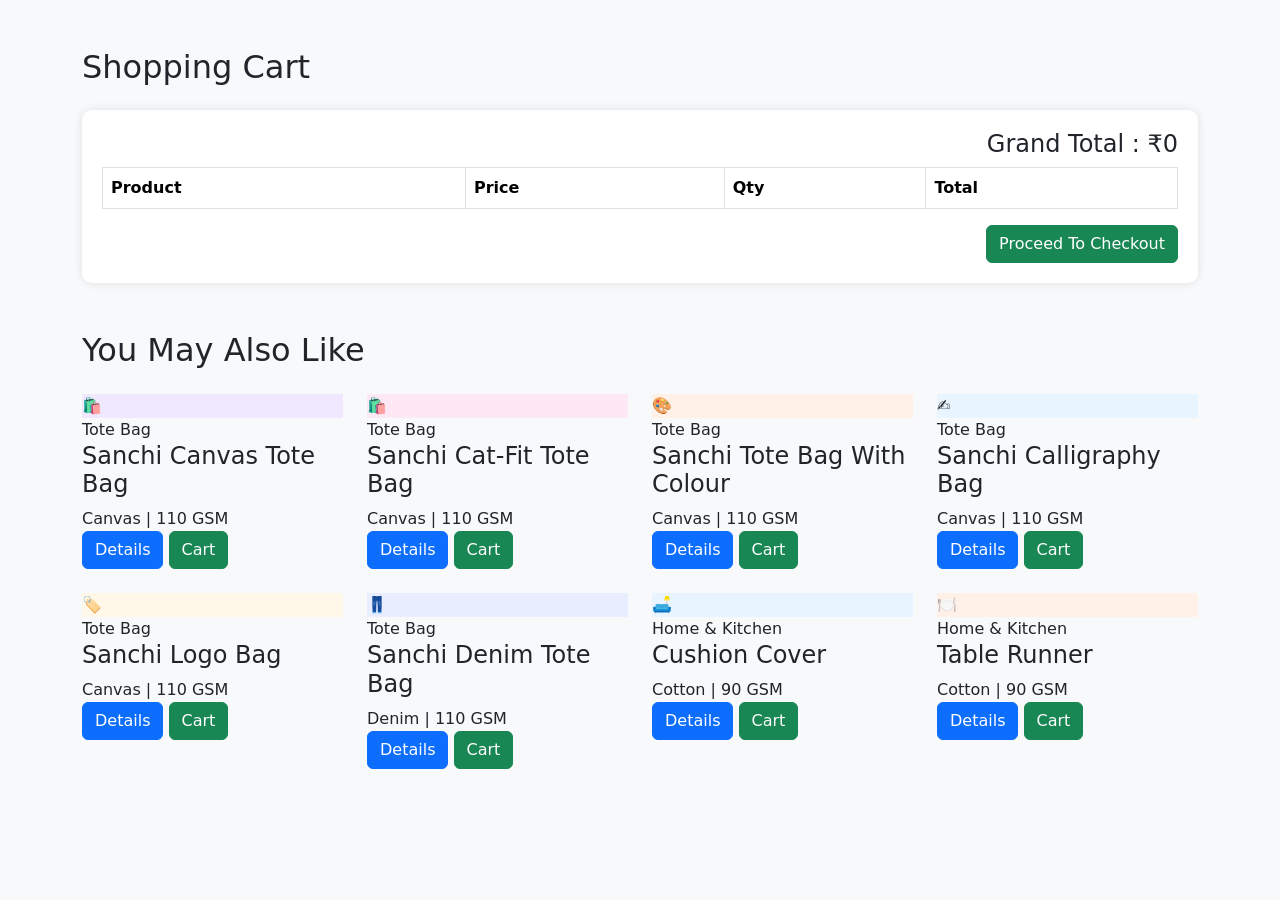
<file: frontend/pages/cart.html>
<!DOCTYPE html>
<html lang="en">

<head>
    <meta charset="UTF-8">
    <meta name="viewport" content="width=device-width, initial-scale=1">
    <title>Shopping Cart</title>

    <link href="https://cdn.jsdelivr.net/npm/bootstrap@5.3.3/dist/css/bootstrap.min.css" rel="stylesheet">

    <style>
        body {
            background: #f8f9fa;
        }

        .cart-card {
            background: #fff;
            border-radius: 10px;
            padding: 20px;
            box-shadow: 0 0 10px rgba(0, 0, 0, .1);
        }
    </style>
</head>

<body>

    <div class="container mt-5">
        <h2 class="mb-4">Shopping Cart</h2>

        <div class="cart-card">

            <table class="table table-bordered">
                <thead>
                    <tr>
                        <th>Product</th>
                        <th>Price</th>
                        <th>Qty</th>
                        <th>Total</th>
                    </tr>
                </thead>

                <tbody id="cartItems">
                </tbody>

                <h4 class="text-end">
                    Grand Total : ₹<span id="grandTotal">0</span>
                </h4>
            </table>



            <div class="text-end">
                <a href="checkout.html" class="btn btn-success">
                    Proceed To Checkout
                </a>
            </div>

        </div>


        <!-- Related Products -->

        <section class="related-products mt-5">
            <h2 class="mb-4">You May Also Like</h2>

            <div id="relatedProducts" class="row g-4">
            </div>
        </section>
    </div>

    <script>

        // ===== PRODUCT DATA from catalog =====
        const relatedProducts = [
            // Tote Bags
            { id: 'sanchi-canvas', name: "Sanchi Canvas Tote Bag", cat: "tote", catLabel: "Tote Bag", fabric: "Canvas", material: "Canvas, Gray, Cotton & Jute", size: "14 × 16", weight: "500g", gsm: "110", icon: "🛍️", bg: "#f0e8ff" },
            { id: 'sanchi-catfit', name: "Sanchi Cat-Fit Tote Bag", cat: "tote", catLabel: "Tote Bag", fabric: "Canvas", material: "Canvas, Gray, Cotton & Jute", size: "14 × 16", weight: "500g", gsm: "110", icon: "🛍️", bg: "#ffe8f5" },
            { id: 'sanchi-colour', name: "Sanchi Tote Bag With Colour", cat: "tote", catLabel: "Tote Bag", fabric: "Canvas", material: "Canvas, Gray, Cotton & Jute", size: "14 × 16", weight: "500g", gsm: "110", icon: "🎨", bg: "#fff0e8" },


            { id: 'sanchi-calligraphy', name: "Sanchi Calligraphy Bag", cat: "tote", catLabel: "Tote Bag", fabric: "Canvas", material: "Canvas, Gray, Cotton & Jute", size: "14 × 16", weight: "700g", gsm: "110", icon: "✍️", bg: "#e8f5ff" },
            { id: 'sanchi-logo', name: "Sanchi Logo Bag", cat: "tote", catLabel: "Tote Bag", fabric: "Canvas", material: "Canvas, Gray, Cotton & Jute", size: "14 × 16", weight: "500g", gsm: "110", icon: "🏷️", bg: "#fff8e8" },
            { id: 'sanchi-denim', name: "Sanchi Denim Tote Bag", cat: "tote", catLabel: "Tote Bag", fabric: "Denim", material: "Denim", size: "14 × 16", weight: "700g", gsm: "110", icon: "👖", bg: "#e8eeff" },
            // Home & Kitchen
            { id: 'cushion-cover', name: "Cushion Cover", cat: "home", catLabel: "Home & Kitchen", fabric: "Cotton", material: "Cotton, Fur, Velvet & Silk", size: "All Type", weight: "300g", gsm: "90", icon: "🛋️", bg: "#e8f4ff" },
            { id: 'table-runner', name: "Table Runner", cat: "home", catLabel: "Home & Kitchen", fabric: "Cotton", material: "Cotton, Fur, Velvet & Silk", size: "All Type", weight: "1kg", gsm: "90", icon: "🍽️", bg: "#fff0e8" },
            { id: 'apron', name: "Apron", cat: "home", catLabel: "Home & Kitchen", fabric: "Cotton", material: "Cotton, Fur, Velvet & Silk", size: "All Type", weight: "300g", gsm: "110", icon: "👨‍🍳", bg: "#e8ffe8" },
            { id: 'hand-gloves', name: "Hand Gloves", cat: "home", catLabel: "Home & Kitchen", fabric: "Cotton", material: "Cotton, Fur, Velvet & Silk", size: "All Type", weight: "1kg", gsm: "110", icon: "🧤", bg: "#f8e8ff" },
            { id: 'kitchen-mat', name: "Kitchen Mat", cat: "home", catLabel: "Home & Kitchen", fabric: "Cotton", material: "Cotton, Fur, Velvet & Silk", size: "All Type", weight: "300g", gsm: "90", icon: "🏠", bg: "#e8fff8" },
            { id: 'plant-cover', name: "Plant Cover", cat: "home", catLabel: "Home & Kitchen", fabric: "Jute", material: "Jute", size: "All Type", weight: "1kg", gsm: "110", icon: "🪴", bg: "#f0ffe8" },
            { id: 'handkerchief', name: "Handkerchief", cat: "home", catLabel: "Home & Kitchen", fabric: "Cotton", material: "Cotton, Fur, Velvet & Silk", size: "All Type", weight: "200g", gsm: "90", icon: "🧣", bg: "#fff5e8" },
            // Covers
            { id: 'clothing-cover', name: "Clothing Cover", cat: "covers", catLabel: "Cover", fabric: "Cotton", material: "100% Cotton", size: "All Type", weight: "500g", gsm: "110", icon: "👔", bg: "#e8f0ff" },
            { id: 'jewellery-cover', name: "Jewellery Cover", cat: "covers", catLabel: "Cover", fabric: "Cotton", material: "100% Cotton", size: "All Type", weight: "100g", gsm: "110", icon: "💍", bg: "#ffe8f8" },
            { id: 'makeup-cover', name: "Makeup Cover", cat: "covers", catLabel: "Cover", fabric: "Cotton", material: "100% Cotton", size: "All Type", weight: "100g", gsm: "110", icon: "💄", bg: "#fce8ff" },
            { id: 'tools-cover', name: "Tools Cover", cat: "covers", catLabel: "Cover", fabric: "Cotton", material: "Cotton, Denim", size: "All Type", weight: "1kg", gsm: "110", icon: "🔧", bg: "#e8f8f0" },
            { id: 'glass-cover', name: "Glass Cover", cat: "covers", catLabel: "Cover", fabric: "Cotton", material: "100% Cotton", size: "All Type", weight: "100g", gsm: "110", icon: "🥛", bg: "#f0f8ff" },
            { id: 'gifted-cover', name: "Gifted Cover", cat: "covers", catLabel: "Cover", fabric: "Cotton", material: "100% Cotton", size: "All Type", weight: "250g", gsm: "110", icon: "🎁", bg: "#fff5e8" },
            // Professional Bags
            { id: 'school-bag', name: "School Bag", cat: "professional", catLabel: "Professional Bag", fabric: "Cotton", material: "Cotton, Canvas, Denim", size: "All Type", weight: "1kg", gsm: "110", icon: "🎒", bg: "#e8f0ff" },
            { id: 'pencil-pouch', name: "Pencil Pouch", cat: "professional", catLabel: "Professional Bag", fabric: "Cotton", material: "Cotton, Canvas, Denim", size: "All Type", weight: "1kg", gsm: "110", icon: "✏️", bg: "#fff8e8" },
            { id: 'side-bag', name: "Side Bag", cat: "professional", catLabel: "Professional Bag", fabric: "Cotton", material: "Cotton, Canvas, Denim", size: "All Type", weight: "1kg", gsm: "110", icon: "👜", bg: "#f0e8ff" },
            { id: 'office-bag', name: "Office Bag", cat: "professional", catLabel: "Professional Bag", fabric: "Cotton", material: "Cotton, Canvas, Denim", size: "All Type", weight: "1kg", gsm: "110", icon: "💼", bg: "#e8fff0" },
            { id: 'hip-bag', name: "Hip Bag", cat: "professional", catLabel: "Professional Bag", fabric: "Cotton", material: "Cotton, Canvas, Denim", size: "All Type", weight: "1kg", gsm: "110", icon: "🎽", bg: "#ffe8e8" },
            { id: 'tiffin-bag', name: "Tiffin Bag", cat: "professional", catLabel: "Professional Bag", fabric: "Cotton", material: "Cotton, Canvas, Denim", size: "All Type", weight: "1kg", gsm: "110", icon: "🍱", bg: "#e8f8ff" },
            // Lady Products
            { id: 'fashion-purse', name: "Fashion Purse", cat: "lady", catLabel: "Lady Product", fabric: "Crochet", material: "Cotton, Crochet", size: "All Type", weight: "2kg", gsm: "110", icon: "👜", bg: "#fff0f5" },
            { id: 'side-purse', name: "Side Purse", cat: "lady", catLabel: "Lady Product", fabric: "Crochet", material: "Cotton, Crochet", size: "All Type", weight: "1kg", gsm: "110", icon: "👛", bg: "#f5e8ff" },
            { id: 'party-wear-purse', name: "Party Wear Purse", cat: "lady", catLabel: "Lady Product", fabric: "Crochet", material: "Cotton, Crochet", size: "All Type", weight: "2kg", gsm: "110", icon: "🎉", bg: "#fff8e8" },
            { id: 'short-purse', name: "Short Purse", cat: "lady", catLabel: "Lady Product", fabric: "Crochet", material: "Cotton, Crochet", size: "All Type", weight: "1.5kg", gsm: "110", icon: "💰", bg: "#e8fff5" },
            { id: 'shipping-purse', name: "Shipping Purse", cat: "lady", catLabel: "Lady Product", fabric: "Crochet", material: "Cotton, Crochet", size: "All Type", weight: "2kg", gsm: "110", icon: "📦", bg: "#e8f0ff" },
            // Diary Products
            { id: 'plen-diary', name: "Plen Diary", cat: "diary", catLabel: "Diary Product", fabric: "Cotton", material: "100% Cotton", size: "All Type", weight: "1.7kg", gsm: "110", icon: "📒", bg: "#fff8e8" },
            { id: 'hand-painting-diary', name: "Hand-Painting Diary", cat: "diary", catLabel: "Diary Product", fabric: "Cotton", material: "100% Cotton", size: "All Type", weight: "1.7kg", gsm: "110", icon: "🎨", bg: "#f8e8ff" },
            { id: 'hand-craft-diary', name: "Hand Craft Diary", cat: "diary", catLabel: "Diary Product", fabric: "Cotton", material: "100% Cotton", size: "All Type", weight: "1.7kg", gsm: "110", icon: "✂️", bg: "#e8fff0" },
            { id: 'embroidery-diary', name: "Embroidery Diary", cat: "diary", catLabel: "Diary Product", fabric: "Cotton", material: "100% Cotton", size: "All Type", weight: "1.7kg", gsm: "110", icon: "🌸", bg: "#ffe8f0" },
            { id: 'calligraphy-diary', name: "Calligraphy Diary", cat: "diary", catLabel: "Diary Product", fabric: "Cotton", material: "100% Cotton", size: "All Type", weight: "1.7kg", gsm: "110", icon: "✍️", bg: "#e8f8ff" },
            // Baby Products
            { id: 'baby-bed', name: "Slipping Bed With Net", cat: "baby", catLabel: "Baby Product", fabric: "Cotton", material: "100% Cotton", size: "All Type", weight: "1.7kg", gsm: "110", icon: "🛏️", bg: "#e8f8ff" },
            { id: 'milk-botal-cover', name: "Milk Botal Cover", cat: "baby", catLabel: "Baby Product", fabric: "Cotton", material: "100% Cotton", size: "All Type", weight: "1.7kg", gsm: "110", icon: "🍼", bg: "#fff0e8" },
            { id: 'baby-cushion', name: "Baby Cushion", cat: "baby", catLabel: "Baby Product", fabric: "Cotton", material: "100% Cotton", size: "All Type", weight: "1.7kg", gsm: "110", icon: "☁️", bg: "#f0e8ff" },
            { id: 'baby-eating-cover', name: "Baby Eating Cover", cat: "baby", catLabel: "Baby Product", fabric: "Cotton", material: "100% Cotton", size: "All Type", weight: "150g", gsm: "110", icon: "🧹", bg: "#e8ffe8" },
            { id: 'breastfeeding-cover', name: "Breastfeeding Cover", cat: "baby", catLabel: "Baby Product", fabric: "Cotton", material: "100% Cotton", size: "All Type", weight: "700g", gsm: "110", icon: "👶", bg: "#fff5f0" },
            // Pet Products
            { id: 'pet-bed', name: "Pet Bed", cat: "pet", catLabel: "Pet Product", fabric: "Cotton", material: "100% Cotton", size: "All Type", weight: "2kg", gsm: "110", icon: "🐾", bg: "#fff8e8" },
            { id: 'mat-for-pet', name: "Mat For Pet", cat: "pet", catLabel: "Pet Product", fabric: "Cotton", material: "100% Cotton", size: "All Type", weight: "1kg", gsm: "110", icon: "🐶", bg: "#e8f8e8" },
        ];

        function loadCart() {

            let cart = JSON.parse(localStorage.getItem("cart")) || [];

            let html = "";
            let grandTotal = 0;

            cart.forEach((item, index) => {

                let total = item.price * item.qty;
                grandTotal += total;

                html += `
        <tr>
            <td>${item.name}</td>

            <td>₹${item.price}</td>

            <td>
                <input
                    type="number"
                    min="1"
                    value="${item.qty}"
                    class="form-control"
                    onchange="updateQty(${index}, this.value)">
            </td>

            <td>
                ₹${total}
                <br><br>

                <button
                    class="btn btn-danger btn-sm"
                    onclick="removeItem(${index})">
                    Remove
                </button>
            </td>
        </tr>
        `;
            });

            document.getElementById("cartItems").innerHTML = html;
            document.getElementById("grandTotal").innerText = grandTotal;
        }

        function updateQty(index, qty) {

            let cart = JSON.parse(localStorage.getItem("cart")) || [];

            cart[index].qty = parseInt(qty);

            localStorage.setItem(
                "cart",
                JSON.stringify(cart)
            );

            loadCart();
        }

        function removeItem(index) {

            let cart = JSON.parse(localStorage.getItem("cart")) || [];

            cart.splice(index, 1);

            localStorage.setItem(
                "cart",
                JSON.stringify(cart)
            );

            loadCart();
        }

        loadCart();

      function loadRelatedProducts() {
        

    const html = relatedProducts.slice(0,8).map(product => `

    <div class="col-lg-3 col-md-6 col-sm-12">

        <div class="product-card">

            <div class="product-img"
                style="background:${product.bg}">
                ${product.icon}
            </div>

            <div class="product-info">

                <span class="product-cat">
                    ${product.catLabel}
                </span>

                <h4>${product.name}</h4>

                <div class="product-specs">
                    ${product.fabric} | ${product.gsm} GSM
                </div>

                <div class="product-footer">

                    <a href="product-details.html?id=${product.id}"
                        class="btn btn-primary">
                        Details
                    </a>

                    <button
                        class="btn btn-success"
                        onclick="addToCart('${product.id}','${product.name}',299)">
                        Cart
                    </button>

                </div>

            </div>

        </div>

    </div>

    `).join("");

    document.getElementById("relatedProducts").innerHTML = html;
} 
loadRelatedProducts();

function addToCart(id, name, price) {

    let cart =
        JSON.parse(localStorage.getItem("cart")) || [];

    let existing =
        cart.find(item => item.id === id);

    if(existing){

        existing.qty += 1;

    }else{

        cart.push({
            id:id,
            name:name,
            price:price,
            qty:1
        });

    }

    localStorage.setItem(
        "cart",
        JSON.stringify(cart)
    );

    alert(name + " Added To Cart");

    loadCart();
}

    </script>

</body>

</html>
</file>
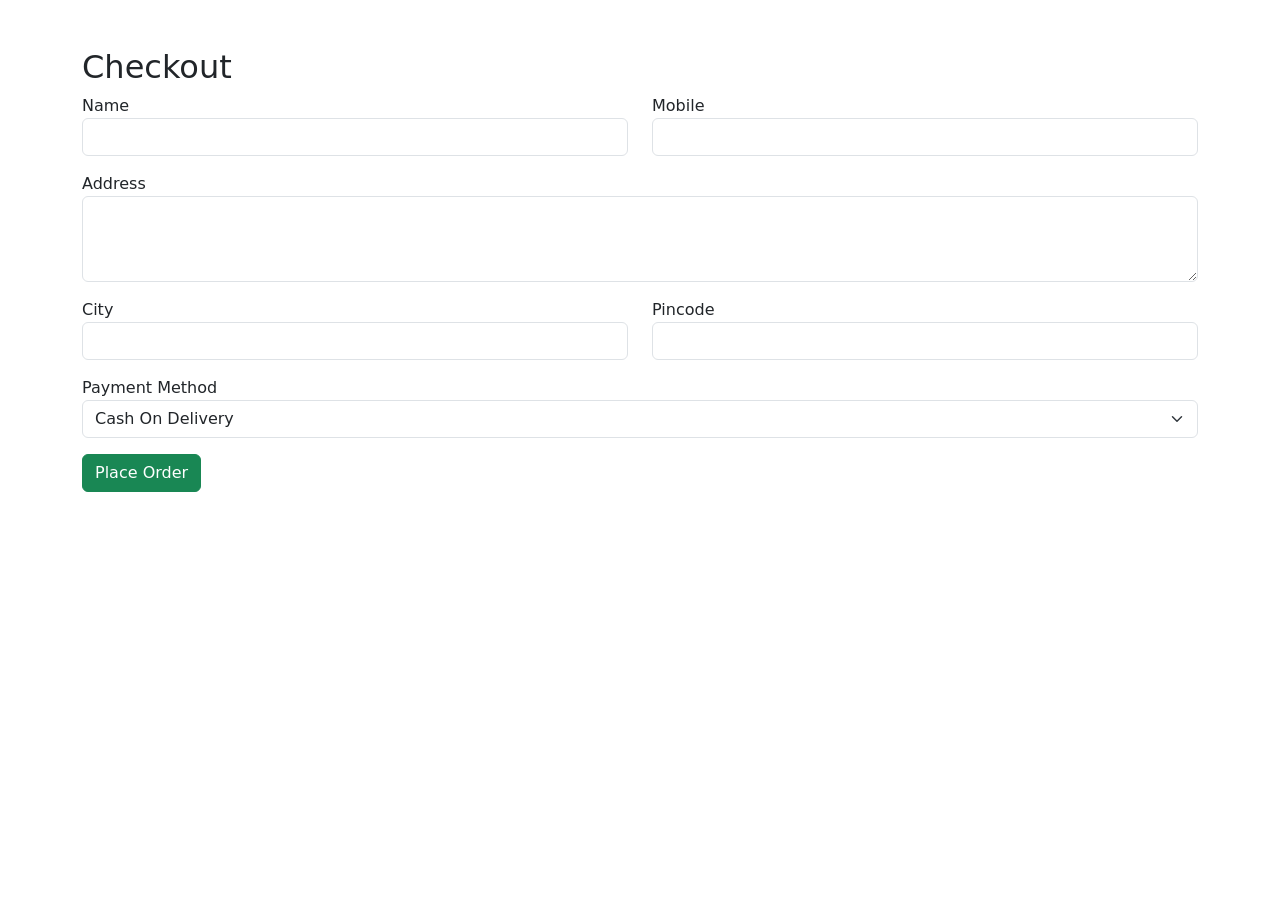
<file: frontend/pages/checkout.html>
<!DOCTYPE html>
<html lang="en">
<head>
<meta charset="UTF-8">
<meta name="viewport" content="width=device-width, initial-scale=1">

<title>Checkout</title>

<link href="https://cdn.jsdelivr.net/npm/bootstrap@5.3.3/dist/css/bootstrap.min.css" rel="stylesheet">
</head>

<body>

<div class="container mt-5">

<h2>Checkout</h2>

<form id="checkoutForm">

<div class="row">

<div class="col-md-6 mb-3">
<label>Name</label>
<input type="text" class="form-control" required>
</div>

<div class="col-md-6 mb-3">
<label>Mobile</label>
<input type="text" class="form-control" required>
</div>

<div class="col-md-12 mb-3">
<label>Address</label>
<textarea class="form-control" rows="3"></textarea>
</div>

<div class="col-md-6 mb-3">
<label>City</label>
<input type="text" class="form-control">
</div>

<div class="col-md-6 mb-3">
<label>Pincode</label>
<input type="text" class="form-control">
</div>

<div class="col-md-12 mb-3">
<label>Payment Method</label>

<select class="form-select">
<option>Cash On Delivery</option>
<option>UPI</option>
<option>Card</option>
</select>
</div>

</div>

<button class="btn btn-success">
Place Order
</button>

</form>

</div>

<script>

document.getElementById("checkoutForm")
.addEventListener("submit", function(e){

e.preventDefault();

window.location.href="order-success.html";

});

</script>

</body>
</html>
</file>
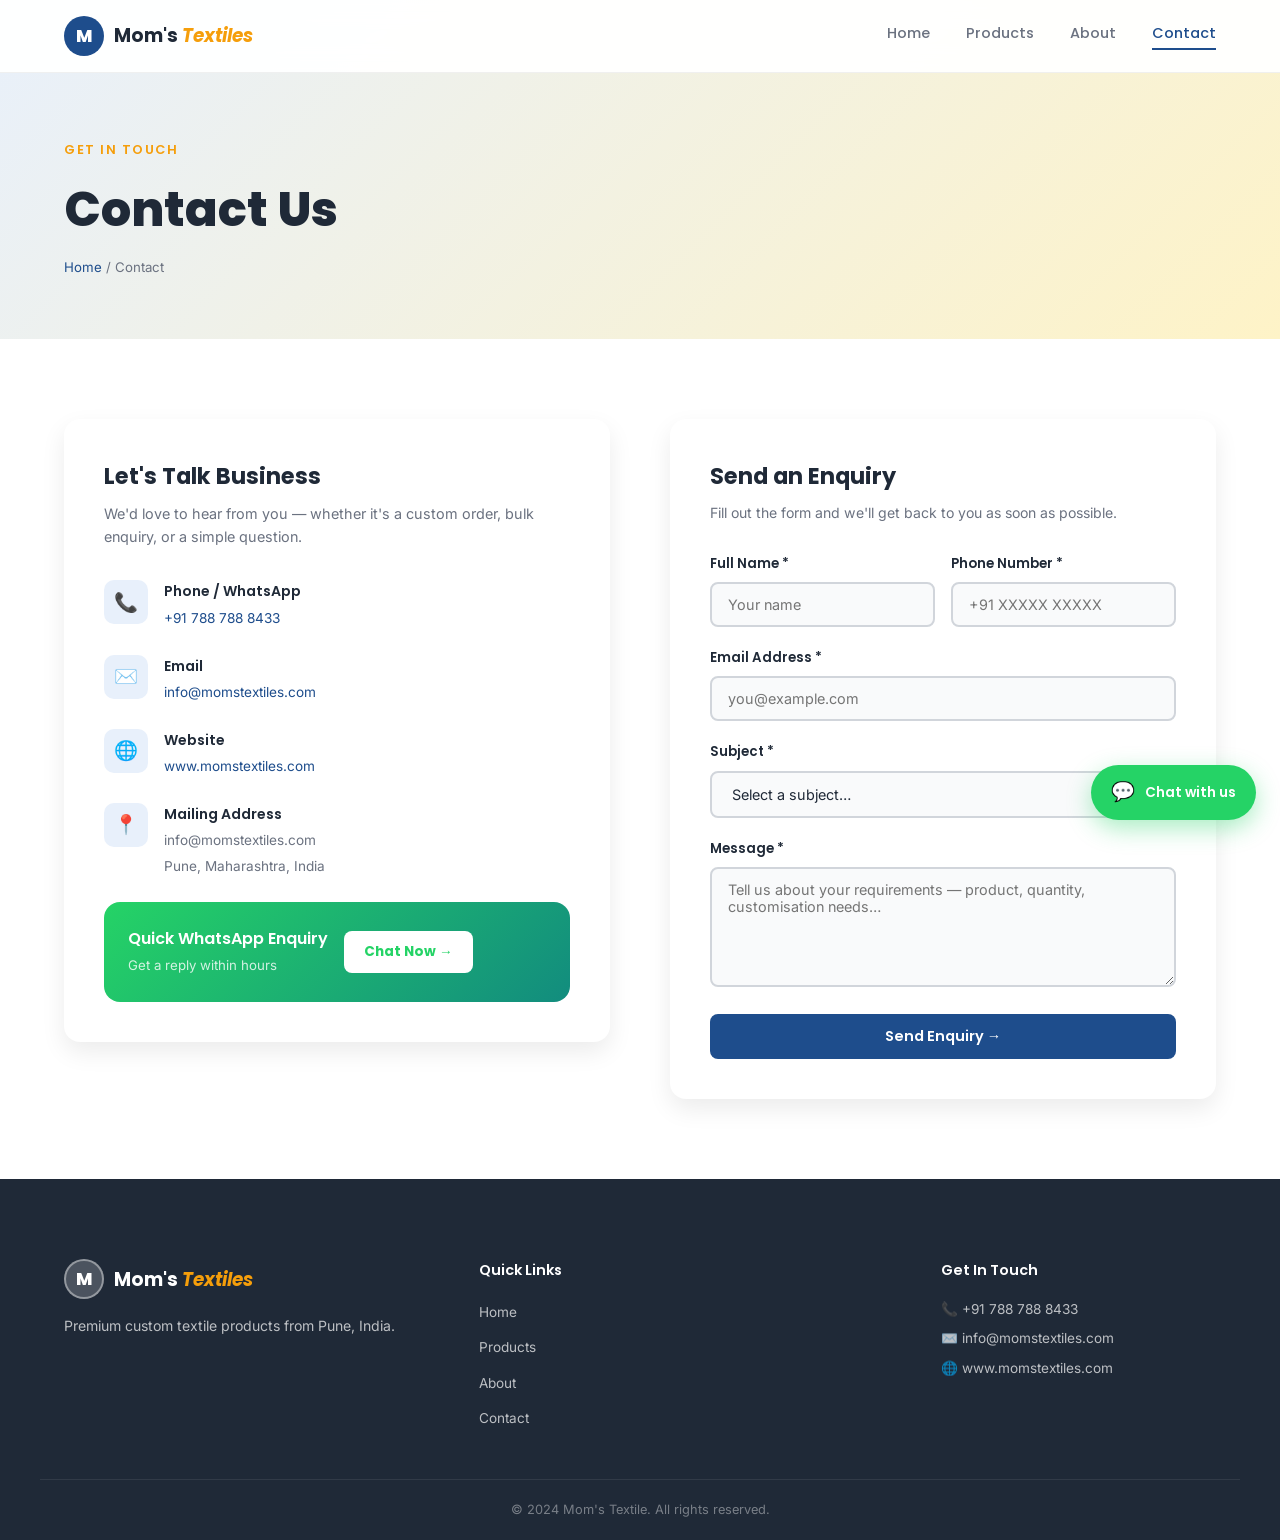
<file: frontend/pages/contact.html>
<!DOCTYPE html>
<html lang="en">
<head>
  <meta charset="UTF-8" />
  <meta name="viewport" content="width=device-width, initial-scale=1.0" />
  <title>Contact – Mom's Textile</title>
  <meta name="description" content="Get in touch with Mom's Textile for bulk orders, custom products, and pricing enquiries." />
  <link rel="preconnect" href="https://fonts.googleapis.com" />
  <link rel="preconnect" href="https://fonts.gstatic.com" crossorigin />
  <link href="https://fonts.googleapis.com/css2?family=Poppins:wght@400;500;600;700;800&family=Inter:wght@300;400;500;600&display=swap" rel="stylesheet" />
  <link rel="stylesheet" href="../css/main.css" />
  <style>
    .page-hero { padding:140px 0 60px; background:linear-gradient(135deg,var(--primary-light),var(--secondary-light)); }
    .page-hero h1 { font-family:var(--font-head); font-size:clamp(1.8rem,4vw,3rem); font-weight:800; color:var(--dark); }
    .breadcrumb { font-size:.83rem; color:var(--gray); margin-top:8px; }
    .breadcrumb a { color:var(--primary); }
    .contact-layout { display:grid; grid-template-columns:1fr 1fr; gap:60px; padding:80px 0; }
    .contact-info-card { background:white; border-radius:var(--radius); padding:40px; box-shadow:var(--shadow); }
    .contact-info-card h3 { font-family:var(--font-head); font-size:1.4rem; font-weight:700; color:var(--dark); margin-bottom:8px; }
    .contact-info-card .sub { color:var(--gray); font-size:.9rem; margin-bottom:32px; }
    .contact-item { display:flex; gap:16px; align-items:flex-start; margin-bottom:24px; }
    .contact-icon { width:44px; height:44px; background:var(--primary-light); border-radius:10px; display:flex; align-items:center; justify-content:center; font-size:1.2rem; flex-shrink:0; }
    .contact-item-text strong { display:block; font-family:var(--font-head); font-size:.88rem; font-weight:600; color:var(--dark); margin-bottom:2px; }
    .contact-item-text span { font-size:.85rem; color:var(--gray); }
    .contact-item-text a { color:var(--primary); }
    .wa-cta { background:linear-gradient(135deg,#25D366,#128C7E); border-radius:var(--radius); padding:24px; margin-top:24px; display:flex; align-items:center; gap:16px; }
    .wa-cta-text strong { display:block; color:white; font-family:var(--font-head); font-size:1rem; font-weight:600; }
    .wa-cta-text span { color:rgba(255,255,255,.8); font-size:.83rem; }
    .wa-cta-btn { background:white; color:#25D366; font-family:var(--font-head); font-size:.85rem; font-weight:700; padding:10px 20px; border-radius:var(--radius-sm); white-space:nowrap; text-decoration:none; }
    .contact-form-card { background:white; border-radius:var(--radius); padding:40px; box-shadow:var(--shadow); }
    .contact-form-card h3 { font-family:var(--font-head); font-size:1.4rem; font-weight:700; color:var(--dark); margin-bottom:8px; }
    .form-row { display:grid; grid-template-columns:1fr 1fr; gap:16px; }
    .form-group { margin-bottom:20px; }
    .form-group label { display:block; font-family:var(--font-head); font-size:.83rem; font-weight:600; color:var(--dark); margin-bottom:8px; }
    .form-group input,
    .form-group select,
    .form-group textarea { width:100%; padding:12px 16px; border:2px solid var(--gray-light); border-radius:var(--radius-sm); font-family:var(--font-body); font-size:.9rem; color:var(--dark); outline:none; transition:border-color .2s; background:var(--light); }
    .form-group input:focus,
    .form-group select:focus,
    .form-group textarea:focus { border-color:var(--primary); background:white; }
    .form-group textarea { resize:vertical; min-height:120px; }
    .form-success { display:none; background:#d1fae5; border:2px solid var(--success); border-radius:var(--radius-sm); padding:16px; color:#065f46; font-family:var(--font-head); font-size:.9rem; font-weight:500; margin-top:16px; }
    @media(max-width:768px) { .contact-layout { grid-template-columns:1fr; } .form-row { grid-template-columns:1fr; } }
  </style>
</head>
<body>

  <header class="navbar" id="navbar">
    <div class="container nav-inner">
      <a href="../index.html" class="logo">
        <span class="logo-circle">M</span>
        <span class="logo-text">Mom's <em>Textiles</em></span>
      </a>
      <nav class="nav-links" id="navLinks">
        <a href="../index.html">Home</a>
        <a href="products.html">Products</a>
        <a href="about.html">About</a>
        <a href="contact.html" class="active">Contact</a>
      </nav>
      <button class="hamburger" id="hamburger"><span></span><span></span><span></span></button>
    </div>
  </header>

  <section class="page-hero">
    <div class="container">
      <p class="eyebrow">Get In Touch</p>
      <h1>Contact Us</h1>
      <p class="breadcrumb"><a href="../index.html">Home</a> / Contact</p>
    </div>
  </section>

  <div class="container">
    <div class="contact-layout">

      <div>
        <div class="contact-info-card">
          <h3>Let's Talk Business</h3>
          <p class="sub">We'd love to hear from you — whether it's a custom order, bulk enquiry, or a simple question.</p>

          <div class="contact-item">
            <div class="contact-icon">📞</div>
            <div class="contact-item-text">
              <strong>Phone / WhatsApp</strong>
              <span><a href="tel:+917887888433">+91 788 788 8433</a></span>
            </div>
          </div>

          <div class="contact-item">
            <div class="contact-icon">✉️</div>
            <div class="contact-item-text">
              <strong>Email</strong>
              <span><a href="mailto:info@momstextiles.com">info@momstextiles.com</a></span>
            </div>
          </div>

          <div class="contact-item">
            <div class="contact-icon">🌐</div>
            <div class="contact-item-text">
              <strong>Website</strong>
              <span><a href="https://www.momstextiles.com" target="_blank">www.momstextiles.com</a></span>
            </div>
          </div>

          <div class="contact-item">
            <div class="contact-icon">📍</div>
            <div class="contact-item-text">
              <strong>Mailing Address</strong>
              <span>info@momstextiles.com<br/>Pune, Maharashtra, India</span>
            </div>
          </div>

          <a href="https://wa.me/917887888433" class="wa-cta" target="_blank" rel="noopener">
            <div class="wa-cta-text">
              <strong>Quick WhatsApp Enquiry</strong>
              <span>Get a reply within hours</span>
            </div>
            <span class="wa-cta-btn">Chat Now →</span>
          </a>
        </div>
      </div>

      <div class="contact-form-card">
        <h3>Send an Enquiry</h3>
        <p style="color:var(--gray);font-size:.88rem;margin-bottom:28px;">Fill out the form and we'll get back to you as soon as possible.</p>
        <form id="contactForm" novalidate>
          <div class="form-row">
            <div class="form-group">
              <label for="name">Full Name *</label>
              <input type="text" id="name" name="name" placeholder="Your name" required />
            </div>
            <div class="form-group">
              <label for="phone">Phone Number *</label>
              <input type="tel" id="phone" name="phone" placeholder="+91 XXXXX XXXXX" required />
            </div>
          </div>
          <div class="form-group">
            <label for="email">Email Address *</label>
            <input type="email" id="email" name="email" placeholder="you@example.com" required />
          </div>
          <div class="form-group">
            <label for="subject">Subject *</label>
            <select id="subject" name="subject" required>
              <option value="">Select a subject…</option>
              <option value="bulk-order">Bulk Order Enquiry</option>
              <option value="custom-product">Custom Product Request</option>
              <option value="pricing">Pricing &amp; Quotes</option>
              <option value="samples">Sample Request</option>
              <option value="other">Other</option>
            </select>
          </div>
          <div class="form-group">
            <label for="message">Message *</label>
            <textarea id="message" name="message" placeholder="Tell us about your requirements — product, quantity, customisation needs…" required></textarea>
          </div>
          <button type="submit" class="btn btn-primary" style="width:100%;justify-content:center;">Send Enquiry →</button>
          <div class="form-success" id="formSuccess">
            ✅ Thank you! Your enquiry has been received. We'll contact you shortly.
          </div>
        </form>
      </div>

    </div>
  </div>

  <a href="https://wa.me/917887888433" class="whatsapp-float" target="_blank" rel="noopener">
    <span class="wa-icon">💬</span>
    <span class="wa-label">Chat with us</span>
  </a>
  <button class="back-to-top" id="backToTop">↑</button>

  <footer class="footer">
    <div class="container footer-grid">
      <div class="footer-brand">
        <a href="../index.html" class="logo logo-light">
          <span class="logo-circle">M</span>
          <span class="logo-text">Mom's <em>Textiles</em></span>
        </a>
        <p>Premium custom textile products from Pune, India.</p>
      </div>
      <div class="footer-links">
        <h5>Quick Links</h5>
        <ul>
          <li><a href="../index.html">Home</a></li>
          <li><a href="products.html">Products</a></li>
          <li><a href="about.html">About</a></li>
          <li><a href="contact.html">Contact</a></li>
        </ul>
      </div>
      <div class="footer-links"><h5>&nbsp;</h5><ul></ul></div>
      <div class="footer-contact">
        <h5>Get In Touch</h5>
        <p>📞 +91 788 788 8433</p>
        <p>✉️ info@momstextiles.com</p>
        <p>🌐 www.momstextiles.com</p>
      </div>
    </div>
    <div class="footer-bottom"><div class="container"><p>&copy; 2024 Mom's Textile. All rights reserved.</p></div></div>
  </footer>

  <script src="../js/main.js"></script>
  <script>
    document.getElementById('contactForm').addEventListener('submit', function(e) {
      e.preventDefault();
      const fields = ['name','phone','email','subject','message'];
      let valid = true;
      fields.forEach(f => {
        const el = document.getElementById(f);
        if (!el.value.trim()) { el.style.borderColor = 'var(--danger)'; valid = false; }
        else el.style.borderColor = '';
      });
      if (valid) {
        document.getElementById('formSuccess').style.display = 'block';
        this.reset();
        setTimeout(() => document.getElementById('formSuccess').style.display = 'none', 6000);
      }
    });
  </script>
</body>
</html>
</file>
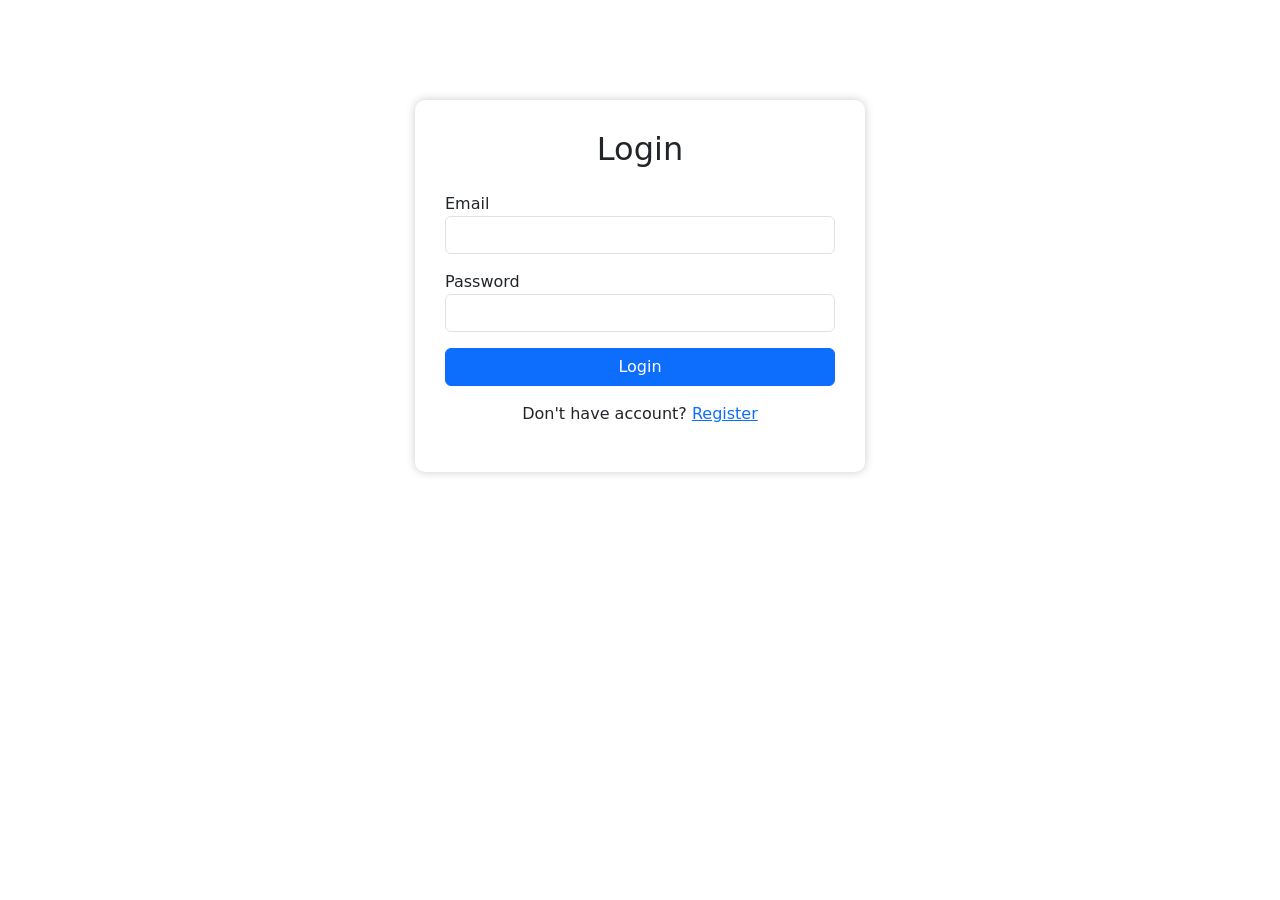
<file: frontend/pages/login.html>
<!DOCTYPE html>
<html>
<head>

<title>Login</title>

<link href="https://cdn.jsdelivr.net/npm/bootstrap@5.3.3/dist/css/bootstrap.min.css" rel="stylesheet">

<style>

.login-box{
max-width:450px;
margin:auto;
margin-top:100px;
padding:30px;
box-shadow:0 0 10px #ccc;
border-radius:10px;
}

</style>

</head>

<body>

<div class="login-box">

<h2 class="text-center mb-4">Login</h2>

<form>

<div class="mb-3">
<label>Email</label>
<input type="email" class="form-control">
</div>

<div class="mb-3">
<label>Password</label>
<input type="password" class="form-control">
</div>

<button class="btn btn-primary w-100">
Login
</button>

<p class="text-center mt-3">
Don't have account?
<a href="register.html">Register</a>
</p>

</form>

</div>

</body>
</html>
</file>
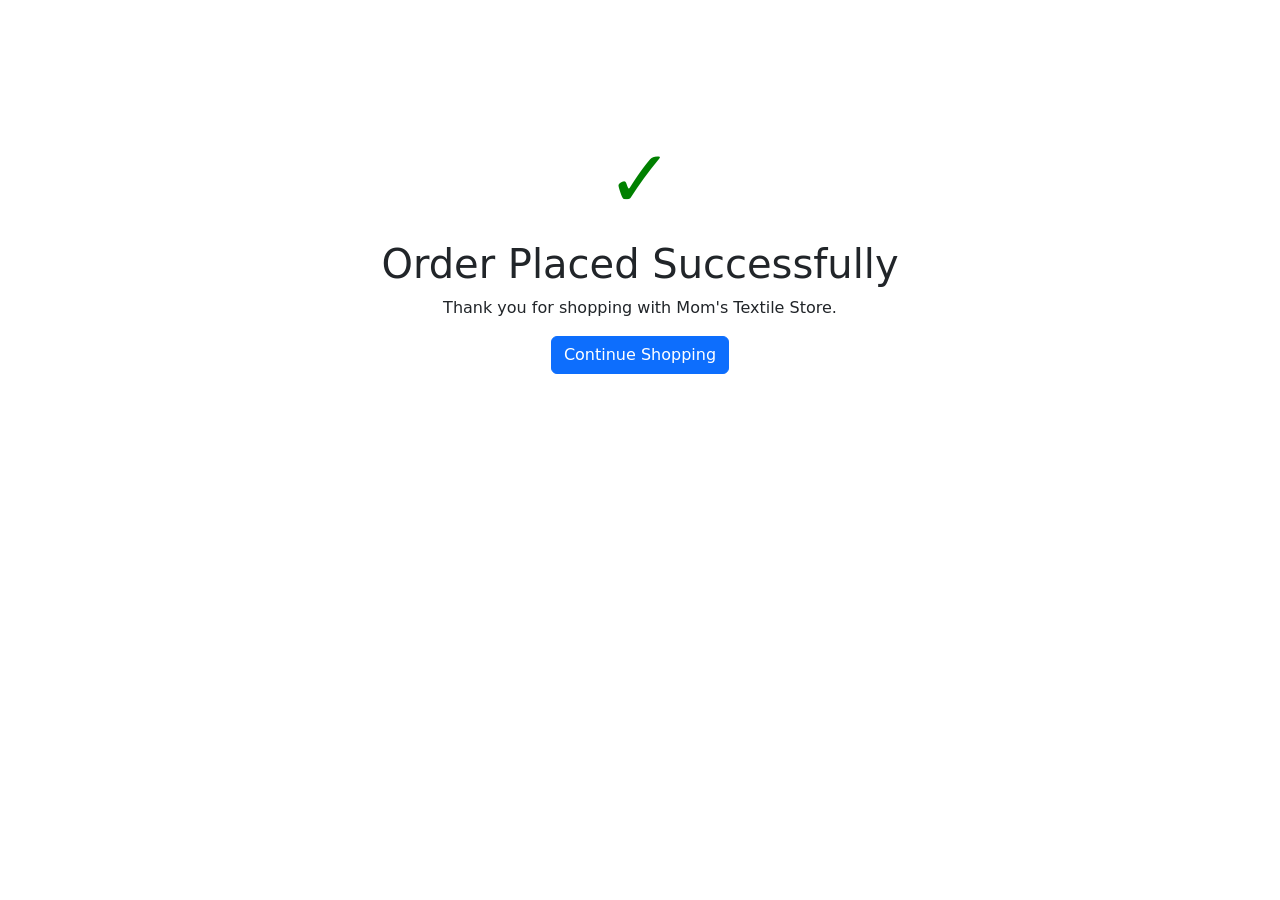
<file: frontend/pages/order-success.html>
<!DOCTYPE html>
<html>
<head>

<title>Order Success</title>

<link href="https://cdn.jsdelivr.net/npm/bootstrap@5.3.3/dist/css/bootstrap.min.css" rel="stylesheet">

<style>

.success-box{
text-align:center;
margin-top:120px;
}

.success-icon{
font-size:80px;
color:green;
}

</style>

</head>

<body>

<div class="container">

<div class="success-box">

<div class="success-icon">
✓
</div>

<h1>
Order Placed Successfully
</h1>

<p>
Thank you for shopping with Mom's Textile Store.
</p>

<a href="products.html"
class="btn btn-primary">
Continue Shopping
</a>

</div>

</div>

</body>
</html>
</file>
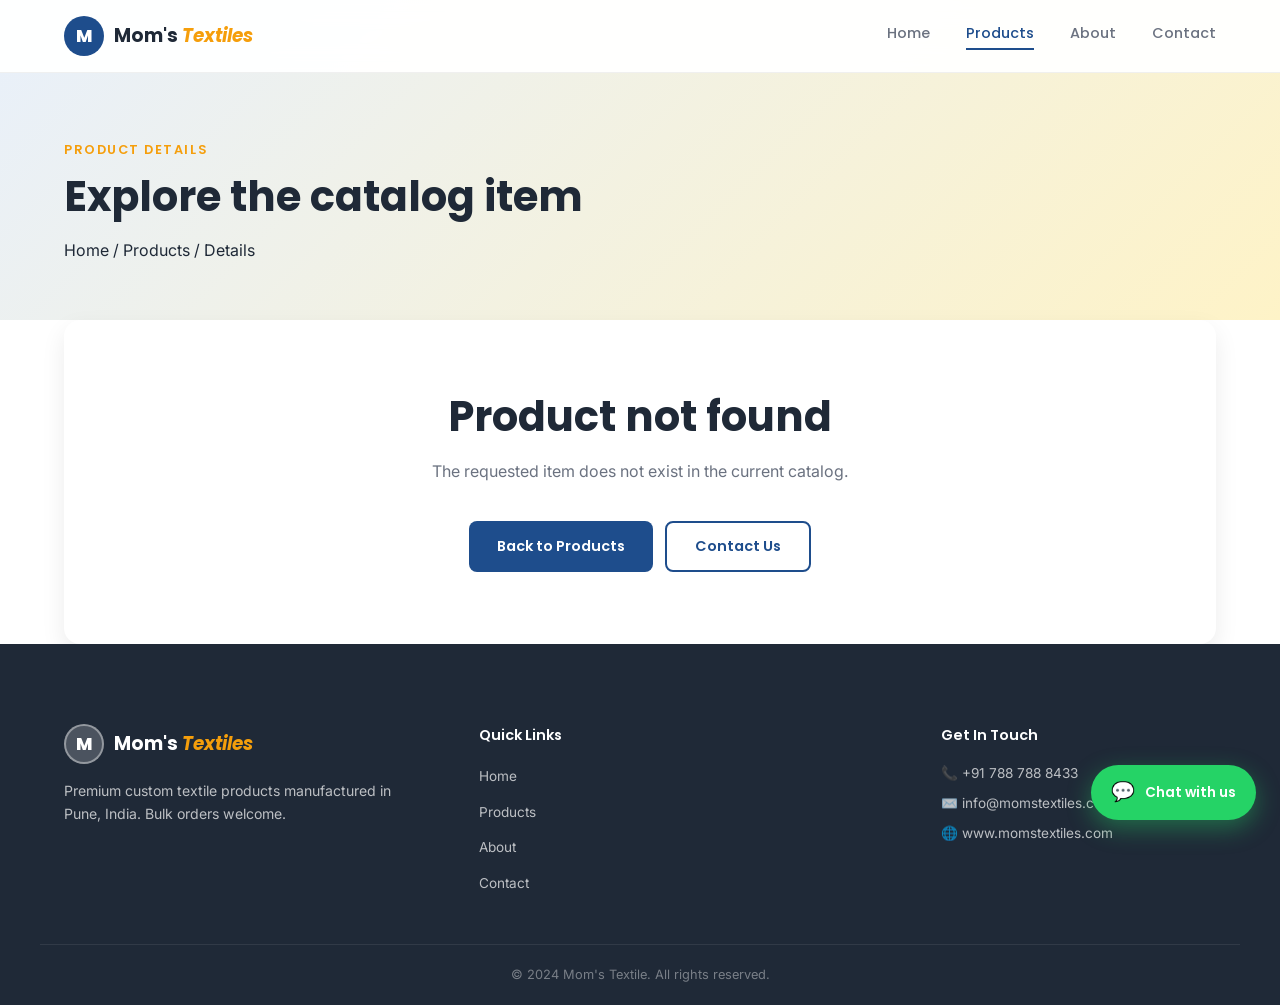
<file: frontend/pages/product-details.html>
<!DOCTYPE html>
<html lang="en">

<head>
  <meta charset="UTF-8" />
  <meta name="viewport" content="width=device-width, initial-scale=1.0" />
  <title>Product Details – Mom's Textile</title>
  <meta name="description" content="View product details for Mom's Textile catalog items." />
  <link rel="preconnect" href="https://fonts.googleapis.com" />
  <link rel="preconnect" href="https://fonts.gstatic.com" crossorigin />
  <link
    href="https://fonts.googleapis.com/css2?family=Poppins:wght@400;500;600;700;800&family=Inter:wght@300;400;500;600&display=swap"
    rel="stylesheet" />
  <link rel="stylesheet" href="../css/main.css" />
  <style>
    .detail-hero {
      padding: 140px 0 56px;
      background: linear-gradient(135deg, var(--primary-light), var(--secondary-light));
    }

    .detail-layout {
      display: grid;
      grid-template-columns: 1.1fr .9fr;
      gap: 40px;
      padding: 56px 0 80px;
    }

    .detail-card,
    .detail-panel {
      background: white;
      border-radius: var(--radius);
      box-shadow: var(--shadow);
    }

    .detail-card {
      padding: 40px;
    }

    .detail-panel {
      padding: 32px;
      align-self: start;
    }

    .detail-badge {
      font-family: var(--font-head);
      font-size: .75rem;
      font-weight: 700;
      text-transform: uppercase;
      letter-spacing: .08em;
      color: var(--secondary);
    }

    .detail-name {
      font-family: var(--font-head);
      font-size: clamp(2rem, 4vw, 3.3rem);
      font-weight: 800;
      color: var(--dark);
      margin: 8px 0 14px;
    }

    .detail-grid {
      display: grid;
      grid-template-columns: repeat(2, 1fr);
      gap: 16px;
      margin-top: 22px;
    }

    .info-box {
      background: var(--light);
      border-radius: var(--radius-sm);
      padding: 16px;
    }

    .info-box span {
      display: block;
      font-size: .75rem;
      text-transform: uppercase;
      letter-spacing: .06em;
      color: var(--gray);
      margin-bottom: 6px;
    }

    .info-box strong {
      color: var(--dark);
      font-family: var(--font-head);
    }

    .detail-art {
      min-height: 320px;
      border-radius: var(--radius);
      display: flex;
      align-items: center;
      justify-content: center;
      font-size: 6rem;
      background: var(--primary-light);
    }

    .section-title-sm {
      font-family: var(--font-head);
      font-size: 1.1rem;
      font-weight: 700;
      color: var(--dark);
      margin-bottom: 12px;
    }

    .detail-actions {
      display: flex;
      flex-wrap: wrap;
      gap: 12px;
      margin-top: 28px;
    }

    .empty-state {
      text-align: center;
      padding: 72px 24px;
    }

    @media (max-width: 900px) {
      .detail-layout {
        grid-template-columns: 1fr;
      }


      .related-section {
        margin-top: 60px;
      }

      .related-grid {
        display:grid;
    grid-template-columns:repeat(auto-fit,minmax(180px,220px));
    gap:15px;
    justify-content:center;
      }

      .related-card {
         background:#fff;
    border-radius:12px;
    overflow:hidden;
    box-shadow:0 2px 10px rgba(0,0,0,.1);
    transition:.3s;
      }

      .related-card:hover{
    transform:translateY(-3px);
}

      .related-img {
        height:120px;
    display:flex;
    justify-content:center;
    align-items:center;
    font-size:40px;
      }

      .related-info {
        padding:12px;
    text-align:center;
      }

      .related-info h4 {
        font-size:15px;
    margin-bottom:8px;
    font-weight:600;
      }

      .related-info .btn {
        margin-right: 8px;
        margin-top: 10px;
      }

    }
  </style>
</head>

<body>

  <header class="navbar" id="navbar">
    <div class="container nav-inner">
      <a href="index.html" class="logo">
        <span class="logo-circle">M</span>
        <span class="logo-text">Mom's <em>Textiles</em></span>
      </a>
      <nav class="nav-links" id="navLinks">
        <a href="index.html">Home</a>
        <a href="products.html" class="active">Products</a>
        <a href="about.html">About</a>
        <a href="contact.html">Contact</a>
      </nav>
      <button class="hamburger" id="hamburger" aria-label="Toggle menu"><span></span><span></span><span></span></button>
    </div>
  </header>

  <section class="detail-hero">
    <div class="container">
      <p class="eyebrow">Product Details</p>
      <h1 class="section-title">Explore the catalog item</h1>
      <p class="breadcrumb"><a href="index.html">Home</a> / <a href="products.html">Products</a> / Details</p>
    </div>
  </section>

  <main class="container">
    <div id="detailContent"></div>
  </main>

  <a href="https://wa.me/917887888433" class="whatsapp-float" target="_blank" rel="noopener"
    aria-label="Chat on WhatsApp">
    <span class="wa-icon">💬</span>
    <span class="wa-label">Chat with us</span>
  </a>
  <button class="back-to-top" id="backToTop" aria-label="Back to top">↑</button>

  <footer class="footer" style="margin-top:0;">
    <div class="container footer-grid">
      <div class="footer-brand">
        <a href="index.html" class="logo logo-light">
          <span class="logo-circle">M</span>
          <span class="logo-text">Mom's <em>Textiles</em></span>
        </a>
        <p>Premium custom textile products manufactured in Pune, India. Bulk orders welcome.</p>
      </div>
      <div class="footer-links">
        <h5>Quick Links</h5>
        <ul>
          <li><a href="index.html">Home</a></li>
          <li><a href="products.html">Products</a></li>
          <li><a href="about.html">About</a></li>
          <li><a href="contact.html">Contact</a></li>
        </ul>
      </div>
      <div class="footer-links">
        <h5>&nbsp;</h5>
        <ul></ul>
      </div>
      <div class="footer-contact">
        <h5>Get In Touch</h5>
        <p>📞 +91 788 788 8433</p>
        <p>✉️ info@momstextiles.com</p>
        <p>🌐 www.momstextiles.com</p>
      </div>
    </div>
    <div class="footer-bottom">
      <div class="container">
        <p>&copy; 2024 Mom's Textile. All rights reserved.</p>
      </div>
    </div>
  </footer>

  <script src="../js/main.js">

  </script>


  <script>
    const productCatalog = {
      'sanchi-canvas': { name: 'Sanchi Canvas Tote Bag', catLabel: 'Tote Bag', fabric: 'Canvas', material: 'Canvas, Gray, Cotton & Jute', size: '14 × 16', weight: '500g', gsm: '110', icon: '🛍️', bg: '#f0e8ff', description: 'A durable canvas tote designed for daily use and bulk branding.' },
      'cushion-cover': { name: 'Cushion Cover', catLabel: 'Home & Kitchen', fabric: 'Cotton', material: 'Cotton, Fur, Velvet & Silk', size: 'All Type', weight: '300g', gsm: '90', icon: '🛋️', bg: '#e8f4ff', description: 'Soft and customizable cushion covers for homes, gifting, and hospitality.' },
      'sanchi-denim': { name: 'Sanchi Denim Tote Bag', catLabel: 'Tote Bag', fabric: 'Denim', material: 'Denim', size: '14 × 16', weight: '700g', gsm: '110', icon: '👖', bg: '#e8eeff', description: 'A sturdy denim tote with a premium finish and strong carry capacity.' },
      'office-bag': { name: 'Office Bag', catLabel: 'Professional Bag', fabric: 'Cotton', material: 'Cotton, Canvas, Denim', size: 'All Type', weight: '1kg', gsm: '110', icon: '💼', bg: '#e8fff0', description: 'Practical office bag option suited for professional and corporate use.' },
      'fashion-purse': { name: 'Fashion Purse', catLabel: 'Lady Product', fabric: 'Crochet', material: 'Cotton, Crochet', size: 'All Type', weight: '2kg', gsm: '110', icon: '👜', bg: '#fff0f5', description: 'Handcrafted fashion purse for lifestyle and retail use.' },
      'embroidery-diary': { name: 'Embroidery Diary', catLabel: 'Diary Product', fabric: 'Cotton', material: '100% Cotton', size: 'All Type', weight: '1.7kg', gsm: '110', icon: '🌸', bg: '#ffe8f0', description: 'Decorative diary product with embroidery detailing and premium finishing.' },
      'baby-bed': { name: 'Slipping Bed With Net', catLabel: 'Baby Product', fabric: 'Cotton', material: '100% Cotton', size: 'All Type', weight: '1.7kg', gsm: '110', icon: '🛏️', bg: '#e8f8ff', description: 'A baby sleeping bed with net protection for comfort and everyday use.' },
      'pet-bed': { name: 'Pet Bed', catLabel: 'Pet Product', fabric: 'Cotton', material: '100% Cotton', size: 'All Type', weight: '2kg', gsm: '110', icon: '🐾', bg: '#fff8e8', description: 'Comfortable cotton pet bed made for durable, easy-care use.' }
    };

    const params = new URLSearchParams(window.location.search);
    const productId = params.get('id');
    const product = productCatalog[productId];
    function getRelatedProducts(currentId, currentCategory) {

      return Object.entries(productCatalog)
        .filter(([id, item]) =>
          id !== currentId &&
          item.catLabel === currentCategory
        )
        .slice(0, 4);

    }
    const detailContent = document.getElementById('detailContent');

    if (!product) {
      detailContent.innerHTML = `
        <div class="empty-state detail-card">
          <h2 class="section-title">Product not found</h2>
          <p class="about-desc">The requested item does not exist in the current catalog.</p>
          <div class="detail-actions" style="justify-content:center;">
            <a class="btn btn-primary" href="products.html">Back to Products</a>
            <a class="btn btn-outline" href="contact.html">Contact Us</a>
          </div>
        </div>
      `;
    } else {
      detailContent.innerHTML = `
        <div class="detail-layout">
          <section class="detail-card">
            <p class="detail-badge">${product.catLabel}</p>
            <h1 class="detail-name">${product.name}</h1>
            <p class="about-desc">${product.description}</p>
            <div class="detail-grid">
              <div class="info-box"><span>Fabric</span><strong>${product.fabric}</strong></div>
              <div class="info-box"><span>Material</span><strong>${product.material}</strong></div>
              <div class="info-box"><span>Size</span><strong>${product.size}</strong></div>
              <div class="info-box"><span>Weight</span><strong>${product.weight}</strong></div>
              <div class="info-box"><span>GSM</span><strong>${product.gsm}</strong></div>
              <div class="info-box"><span>Category</span><strong>${product.catLabel}</strong></div>
            </div>


            <div class="detail-actions">

  <button class="btn btn-primary" onclick="addToCart()">
  Add To Cart
</button>

  <a class="btn btn-outline" href="checkout.html">
    Buy Now
  </a>

  <a class="btn btn-outline" href="products.html">
    Back To Products
  </a>

</div>
          </section>
          <aside class="detail-panel">
            <div class="detail-art" style="background:${product.bg};">${product.icon}</div>
            <div style="margin-top:22px;">
              <h3 class="section-title-sm">Bulk Order Ready</h3>
              <p class="about-desc">This product can be customized with logos, prints, or fabric variations depending on order size.</p>
            </div>
          </aside>
        </div>
      `;
    }

    const related = getRelatedProducts(
      productId,
      product.catLabel
    );

    document.getElementById("relatedProducts").innerHTML = `

<section class="related-section">

<h2>Related Products</h2>

<div class="related-grid">

${related.map(([id, item]) => `

<div class="related-card">

<div class="related-img"
style="background:${item.bg}">
${item.icon}
</div>

<div class="related-info">

<h4>${item.name}</h4>

<p>${item.fabric} | ${item.gsm} GSM</p>

<a href="product-details.html?id=${id}"
class="btn btn-primary">
View Details
</a>

<button
class="btn btn-success"
onclick="addToCart('${id}','${item.name}',299)">
Add To Cart
</button>

</div>

</div>

`).join("")}

</div>

</section>
`;

    function addToCart() {

      const product = {
        id: productId,
        name: product.name,
        price: 299,
        qty: 1
      };

      let cart =
        JSON.parse(localStorage.getItem("cart")) || [];

      let existing =
        cart.find(item => item.id === product.id);

      if (existing) {
        existing.qty += 1;
      } else {
        cart.push(product);
      }

      localStorage.setItem(
        "cart",
        JSON.stringify(cart)
      );

      alert("Product Added To Cart");

      window.location.href = "cart.html";
    }
  </script>
</body>

</html>
</file>
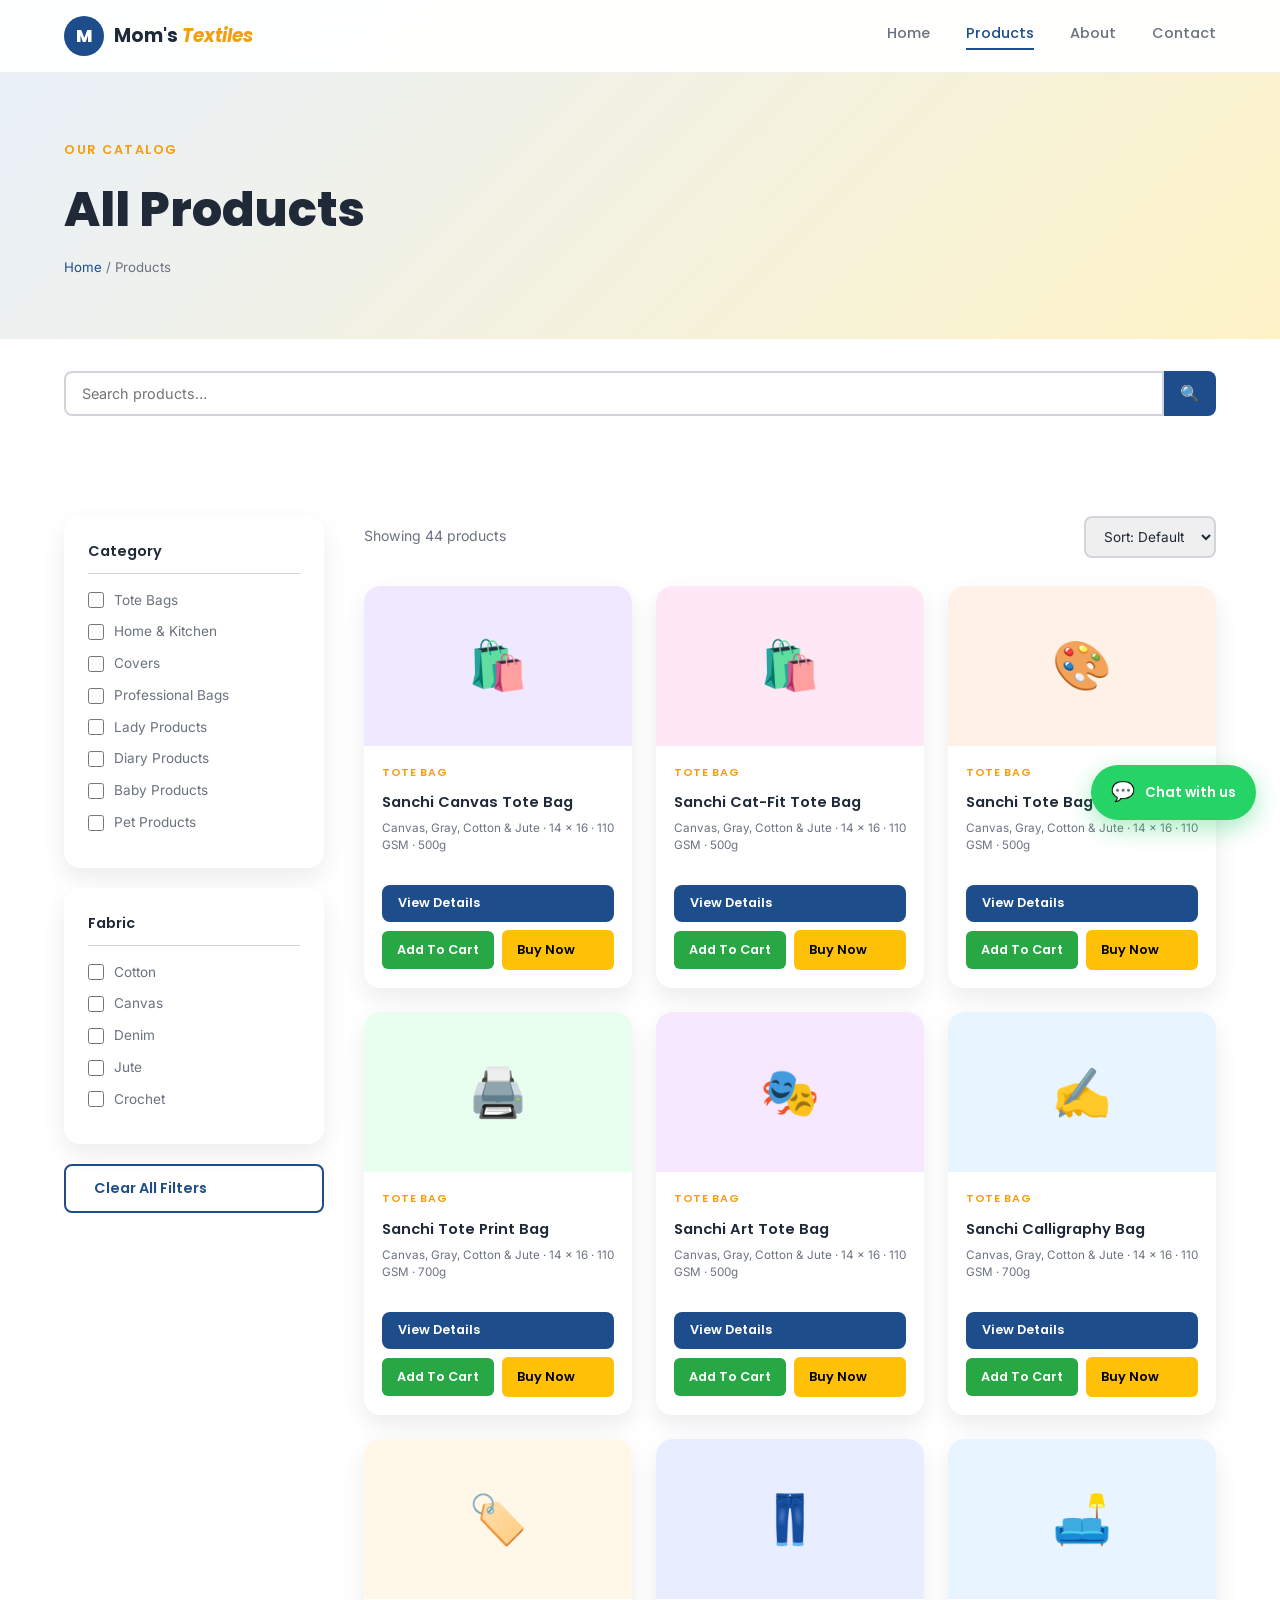
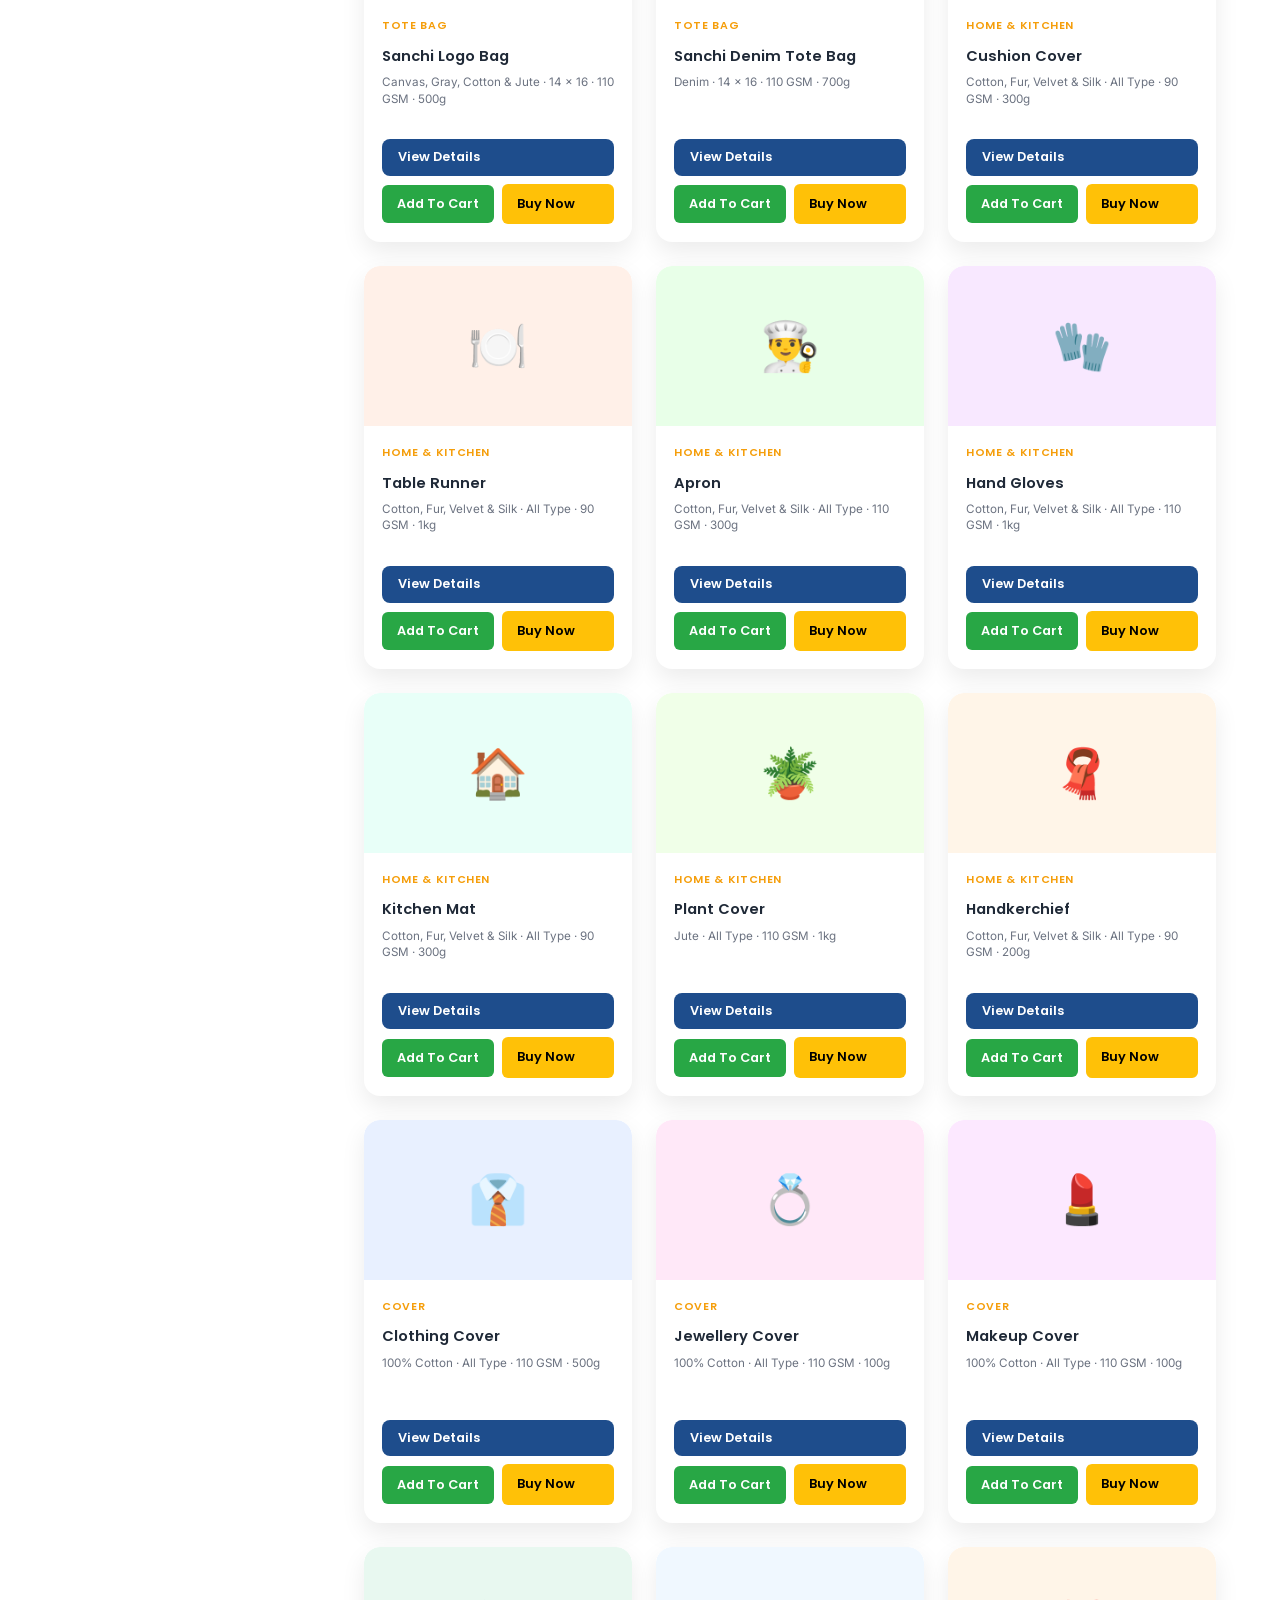
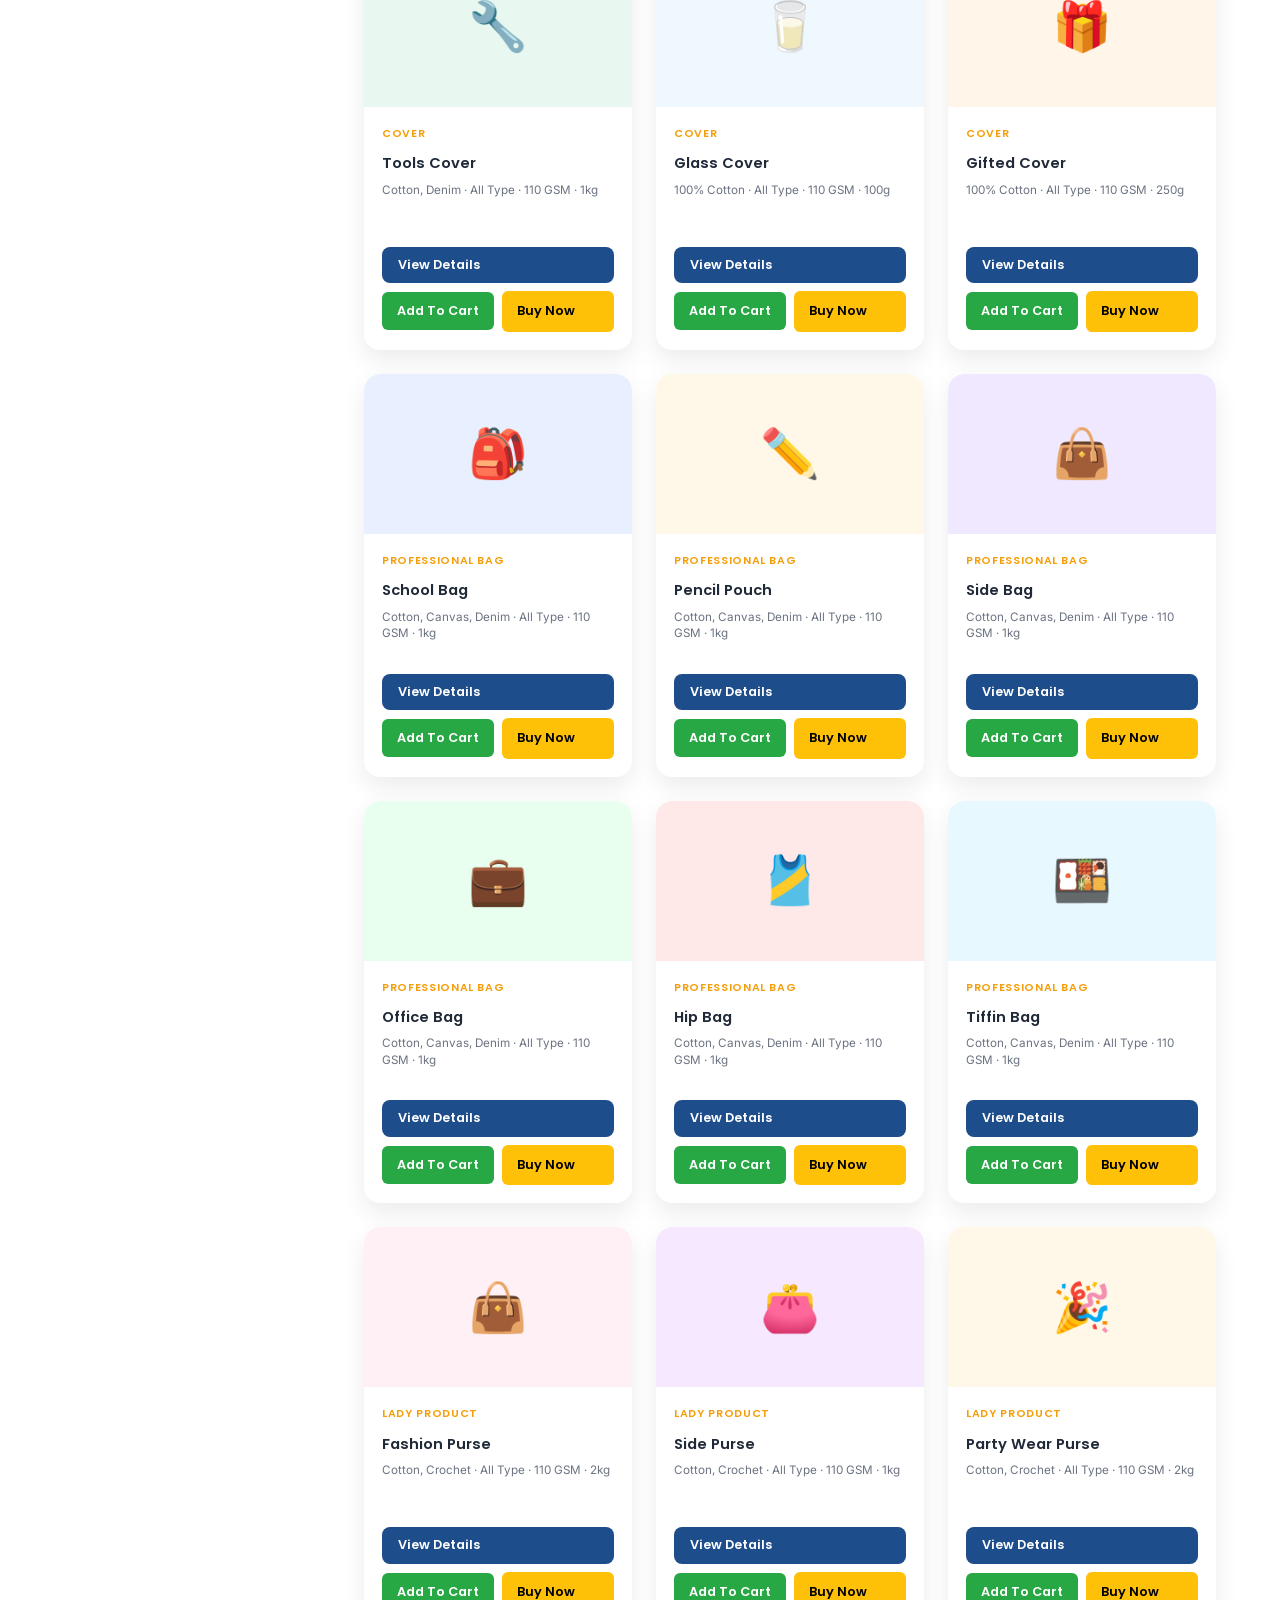
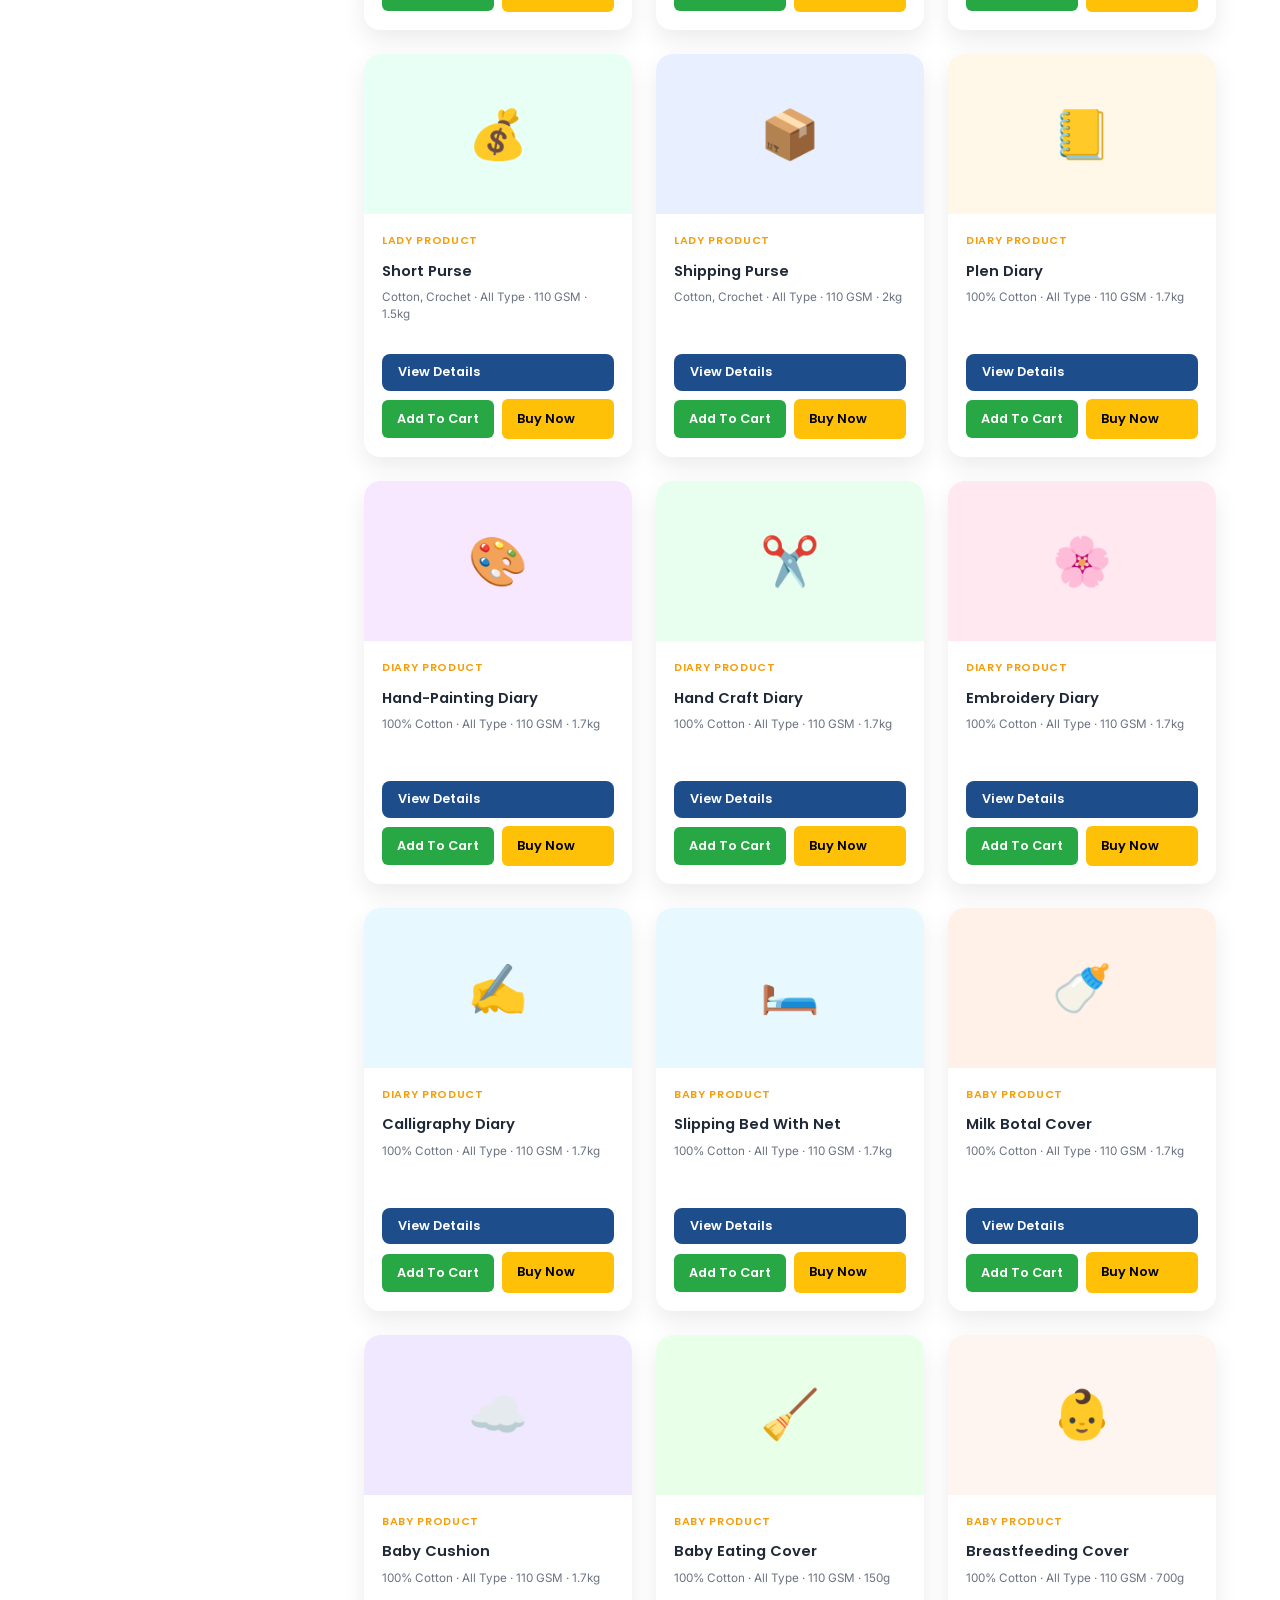
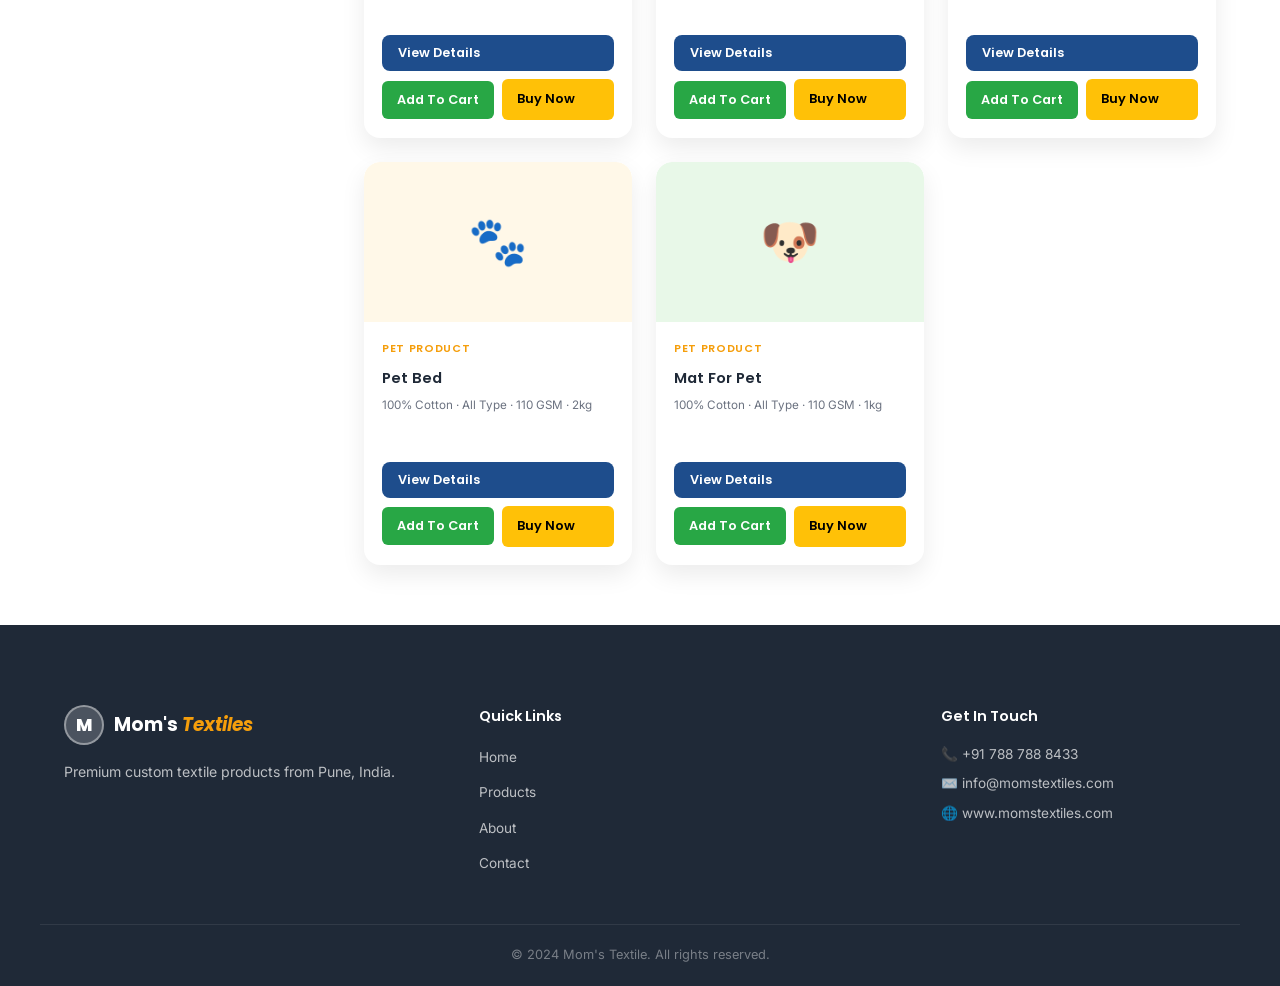
<file: frontend/pages/products.html>
<!DOCTYPE html>
<html lang="en">

<head>
  <meta charset="UTF-8" />
  <meta name="viewport" content="width=device-width, initial-scale=1.0" />
  <title>Products – Mom's Textile</title>
  <meta name="description"
    content="Browse Mom's Textile full catalog: tote bags, home textiles, professional bags, baby products, diaries and more." />
  <link rel="preconnect" href="https://fonts.googleapis.com" />
  <link rel="preconnect" href="https://fonts.gstatic.com" crossorigin />
  <link
    href="https://fonts.googleapis.com/css2?family=Poppins:wght@400;500;600;700;800&family=Inter:wght@300;400;500;600&display=swap"
    rel="stylesheet" />
  <link rel="stylesheet" href="../css/main.css" />
  <style>
    .page-hero {
      padding: 140px 0 60px;
      background: linear-gradient(135deg, var(--primary-light), var(--secondary-light));
    }

    .page-hero h1 {
      font-family: var(--font-head);
      font-size: clamp(1.8rem, 4vw, 3rem);
      font-weight: 800;
      color: var(--dark);
    }

    .breadcrumb {
      font-size: 0.83rem;
      color: var(--gray);
      margin-top: 8px;
    }

    .breadcrumb a {
      color: var(--primary);
    }

    .products-layout {
      display: grid;
      grid-template-columns: 260px 1fr;
      gap: 40px;
      padding: 60px 0;
    }

    .sidebar {
      position: sticky;
      top: 90px;
      align-self: start;
    }

    .filter-group {
      background: white;
      border-radius: var(--radius);
      padding: 24px;
      box-shadow: var(--shadow);
      margin-bottom: 20px;
    }

    .filter-group h4 {
      font-family: var(--font-head);
      font-size: 0.9rem;
      font-weight: 600;
      color: var(--dark);
      margin-bottom: 16px;
      border-bottom: 1px solid var(--gray-light);
      padding-bottom: 10px;
    }

    .filter-option {
      display: flex;
      align-items: center;
      gap: 10px;
      margin-bottom: 10px;
      cursor: pointer;
    }

    .filter-option input {
      accent-color: var(--primary);
      width: 16px;
      height: 16px;
      cursor: pointer;
    }

    .filter-option label {
      font-size: 0.85rem;
      color: var(--gray);
      cursor: pointer;
      flex: 1;
    }

    .filter-option label:hover {
      color: var(--primary);
    }

    .search-box {
      display: flex;
      gap: 0;
      margin-bottom: 20px;
    }

    .search-box input {
      flex: 1;
      padding: 12px 16px;
      border: 2px solid var(--gray-light);
      border-radius: var(--radius-sm) 0 0 var(--radius-sm);
      font-family: var(--font-body);
      font-size: 0.9rem;
      outline: none;
      transition: var(--transition);
    }

    .search-box input:focus {
      border-color: var(--primary);
    }

    .search-box button {
      background: var(--primary);
      color: white;
      border: none;
      padding: 12px 16px;
      border-radius: 0 var(--radius-sm) var(--radius-sm) 0;
      cursor: pointer;
      font-size: 1rem;
    }

    .products-header {
      display: flex;
      align-items: center;
      justify-content: space-between;
      margin-bottom: 28px;
      flex-wrap: wrap;
      gap: 12px;
    }

    .results-count {
      font-size: 0.88rem;
      color: var(--gray);
    }

    .sort-select {
      padding: 10px 14px;
      border: 2px solid var(--gray-light);
      border-radius: var(--radius-sm);
      font-family: var(--font-body);
      font-size: 0.85rem;
      color: var(--dark);
      outline: none;
      cursor: pointer;
    }

    .sort-select:focus {
      border-color: var(--primary);
    }

    .products-main {}

    #productGrid {
      display: grid;
      grid-template-columns: repeat(3, 1fr);
      gap: 24px;
    }

    .product-card {
      background: white;
      border-radius: var(--radius);
      overflow: hidden;
      box-shadow: var(--shadow);
      transition: var(--transition);
    }

    .product-card:hover {
      transform: translateY(-5px);
      box-shadow: var(--shadow-md);
    }

    .product-img {
      height: 160px;
      display: flex;
      align-items: center;
      justify-content: center;
      font-size: 3rem;
    }

    .product-info {
      padding: 18px;
    }

    .product-cat {
      font-family: var(--font-head);
      font-size: 0.68rem;
      font-weight: 600;
      text-transform: uppercase;
      letter-spacing: 0.06em;
      color: var(--secondary);
      display: block;
      margin-bottom: 4px;
    }

    .product-info h4 {
      font-family: var(--font-head);
      font-size: 0.92rem;
      font-weight: 600;
      color: var(--dark);
      margin-bottom: 6px;
    }

    .product-specs {
      font-size: 0.73rem;
      color: var(--gray);
      margin-bottom: 14px;
      line-height: 1.4;
    }

    .product-footer {
      display: flex;
      flex-wrap: wrap;
      gap: 8px;
      margin-top: 15px;
    }

    .btn-success {
      background: #28a745;
      color: white;
      border: none;
      padding: 10px 15px;
      border-radius: 6px;
      cursor: pointer;
    }

    .btn-warning {
      background: #ffc107;
      color: black;
      text-decoration: none;
      padding: 10px 15px;
      border-radius: 6px;
    }

    .btn-success:hover {
      background: #218838;
    }

    .btn-warning:hover {
      background: #e0a800;
    }

    .no-results {
      text-align: center;
      padding: 60px 24px;
      color: var(--gray);
      font-size: 1rem;
    }

    .active-filters {
      display: flex;
      gap: 8px;
      flex-wrap: wrap;
      margin-bottom: 20px;
    }

    .filter-tag {
      background: var(--primary-light);
      color: var(--primary);
      font-family: var(--font-head);
      font-size: 0.72rem;
      font-weight: 600;
      padding: 4px 12px;
      border-radius: 20px;
      display: flex;
      align-items: center;
      gap: 6px;
    }

    .filter-tag button {
      background: none;
      border: none;
      cursor: pointer;
      color: var(--primary);
      font-size: 1rem;
      line-height: 1;
      padding: 0;
    }

    @media(max-width:1024px) {
      #productGrid {
        grid-template-columns: repeat(2, 1fr);
      }
    }

    @media(max-width:768px) {
      .products-layout {
        grid-template-columns: 1fr;
      }

      .sidebar {
        position: static;
      }

      #productGrid {
        grid-template-columns: 1fr;
      }
    }
  </style>
</head>

<body>

  <header class="navbar" id="navbar">
    <div class="container nav-inner">
      <a href="../index.html" class="logo">
        <span class="logo-circle">M</span>
        <span class="logo-text">Mom's <em>Textiles</em></span>
      </a>
      <nav class="nav-links" id="navLinks">
        <a href="../index.html">Home</a>
        <a href="products.html" class="active">Products</a>
        <a href="about.html">About</a>
        <a href="contact.html">Contact</a>
      </nav>
      <button class="hamburger" id="hamburger" aria-label="Toggle menu">
        <span></span><span></span><span></span>
      </button>
    </div>
  </header>

  <section class="page-hero">
    <div class="container">
      <p class="eyebrow">Our Catalog</p>
      <h1>All Products</h1>
      <p class="breadcrumb"><a href="../index.html">Home</a> / Products</p>
    </div>
  </section>

  <div class="container">
    <div class="search-box" style="margin-top:32px;">
      <input type="text" id="searchInput" placeholder="Search products…" />
      <button>🔍</button>
    </div>

    <div class="active-filters" id="activeFilters"></div>

    <div class="products-layout">
      <aside class="sidebar">
        <div class="filter-group">
          <h4>Category</h4>
          <div class="filter-option"><input type="checkbox" id="f-tote" value="tote" /><label for="f-tote">Tote
              Bags</label></div>
          <div class="filter-option"><input type="checkbox" id="f-home" value="home" /><label for="f-home">Home &amp;
              Kitchen</label></div>
          <div class="filter-option"><input type="checkbox" id="f-covers" value="covers" /><label
              for="f-covers">Covers</label></div>
          <div class="filter-option"><input type="checkbox" id="f-professional" value="professional" /><label
              for="f-professional">Professional Bags</label></div>
          <div class="filter-option"><input type="checkbox" id="f-lady" value="lady" /><label for="f-lady">Lady
              Products</label></div>
          <div class="filter-option"><input type="checkbox" id="f-diary" value="diary" /><label for="f-diary">Diary
              Products</label></div>
          <div class="filter-option"><input type="checkbox" id="f-baby" value="baby" /><label for="f-baby">Baby
              Products</label></div>
          <div class="filter-option"><input type="checkbox" id="f-pet" value="pet" /><label for="f-pet">Pet
              Products</label></div>
        </div>

        <div class="filter-group">
          <h4>Fabric</h4>
          <div class="filter-option"><input type="checkbox" id="fab-cotton" value="Cotton" /><label
              for="fab-cotton">Cotton</label></div>
          <div class="filter-option"><input type="checkbox" id="fab-canvas" value="Canvas" /><label
              for="fab-canvas">Canvas</label></div>
          <div class="filter-option"><input type="checkbox" id="fab-denim" value="Denim" /><label
              for="fab-denim">Denim</label></div>
          <div class="filter-option"><input type="checkbox" id="fab-jute" value="Jute" /><label
              for="fab-jute">Jute</label></div>
          <div class="filter-option"><input type="checkbox" id="fab-crochet" value="Crochet" /><label
              for="fab-crochet">Crochet</label></div>
        </div>

        <button class="btn btn-outline" style="width:100%;" id="clearFilters">Clear All Filters</button>
      </aside>

      <main class="products-main">
        <div class="products-header">
          <span class="results-count" id="resultsCount">Showing all products</span>
          <select class="sort-select" id="sortSelect">
            <option value="default">Sort: Default</option>
            <option value="az">Name A–Z</option>
            <option value="za">Name Z–A</option>
          </select>
        </div>
        <div id="productGrid"></div>
      </main>
    </div>
  </div>

  <a href="https://wa.me/917887888433" class="whatsapp-float" target="_blank" rel="noopener"
    aria-label="Chat on WhatsApp">
    <span class="wa-icon">💬</span>
    <span class="wa-label">Chat with us</span>
  </a>

  <button class="back-to-top" id="backToTop">↑</button>

  <footer class="footer" style="margin-top:0;">
    <div class="container footer-grid">
      <div class="footer-brand">
        <a href="../index.html" class="logo logo-light">
          <span class="logo-circle">M</span>
          <span class="logo-text">Mom's <em>Textiles</em></span>
        </a>
        <p>Premium custom textile products from Pune, India.</p>
      </div>
      <div class="footer-links">
        <h5>Quick Links</h5>
        <ul>
          <li><a href="../index.html">Home</a></li>
          <li><a href="products.html">Products</a></li>
          <li><a href="about.html">About</a></li>
          <li><a href="contact.html">Contact</a></li>
        </ul>
      </div>
      <div class="footer-links">
        <h5>&nbsp;</h5>
        <ul></ul>
      </div>
      <div class="footer-contact">
        <h5>Get In Touch</h5>
        <p>📞 +91 788 788 8433</p>
        <p>✉️ info@momstextiles.com</p>
        <p>🌐 www.momstextiles.com</p>
      </div>
    </div>
    <div class="footer-bottom">
      <div class="container">
        <p>&copy; 2024 Mom's Textile. All rights reserved.</p>
      </div>
    </div>
  </footer>

  <script src="../js/main.js"></script>
  <script>
    // ===== PRODUCT DATA from catalog =====
    const products = [
      // Tote Bags
      { id: 'sanchi-canvas', name: "Sanchi Canvas Tote Bag", cat: "tote", catLabel: "Tote Bag", fabric: "Canvas", material: "Canvas, Gray, Cotton & Jute", size: "14 × 16", weight: "500g", gsm: "110", icon: "🛍️", bg: "#f0e8ff" },
      { id: 'sanchi-catfit', name: "Sanchi Cat-Fit Tote Bag", cat: "tote", catLabel: "Tote Bag", fabric: "Canvas", material: "Canvas, Gray, Cotton & Jute", size: "14 × 16", weight: "500g", gsm: "110", icon: "🛍️", bg: "#ffe8f5" },
      { id: 'sanchi-colour', name: "Sanchi Tote Bag With Colour", cat: "tote", catLabel: "Tote Bag", fabric: "Canvas", material: "Canvas, Gray, Cotton & Jute", size: "14 × 16", weight: "500g", gsm: "110", icon: "🎨", bg: "#fff0e8" },
      { id: 'sanchi-print', name: "Sanchi Tote Print Bag", cat: "tote", catLabel: "Tote Bag", fabric: "Canvas", material: "Canvas, Gray, Cotton & Jute", size: "14 × 16", weight: "700g", gsm: "110", icon: "🖨️", bg: "#e8fff0" },
      { id: 'sanchi-art', name: "Sanchi Art Tote Bag", cat: "tote", catLabel: "Tote Bag", fabric: "Canvas", material: "Canvas, Gray, Cotton & Jute", size: "14 × 16", weight: "500g", gsm: "110", icon: "🎭", bg: "#f5e8ff" },
      { id: 'sanchi-calligraphy', name: "Sanchi Calligraphy Bag", cat: "tote", catLabel: "Tote Bag", fabric: "Canvas", material: "Canvas, Gray, Cotton & Jute", size: "14 × 16", weight: "700g", gsm: "110", icon: "✍️", bg: "#e8f5ff" },
      { id: 'sanchi-logo', name: "Sanchi Logo Bag", cat: "tote", catLabel: "Tote Bag", fabric: "Canvas", material: "Canvas, Gray, Cotton & Jute", size: "14 × 16", weight: "500g", gsm: "110", icon: "🏷️", bg: "#fff8e8" },
      { id: 'sanchi-denim', name: "Sanchi Denim Tote Bag", cat: "tote", catLabel: "Tote Bag", fabric: "Denim", material: "Denim", size: "14 × 16", weight: "700g", gsm: "110", icon: "👖", bg: "#e8eeff" },
      // Home & Kitchen
      { id: 'cushion-cover', name: "Cushion Cover", cat: "home", catLabel: "Home & Kitchen", fabric: "Cotton", material: "Cotton, Fur, Velvet & Silk", size: "All Type", weight: "300g", gsm: "90", icon: "🛋️", bg: "#e8f4ff" },
      { id: 'table-runner', name: "Table Runner", cat: "home", catLabel: "Home & Kitchen", fabric: "Cotton", material: "Cotton, Fur, Velvet & Silk", size: "All Type", weight: "1kg", gsm: "90", icon: "🍽️", bg: "#fff0e8" },
      { id: 'apron', name: "Apron", cat: "home", catLabel: "Home & Kitchen", fabric: "Cotton", material: "Cotton, Fur, Velvet & Silk", size: "All Type", weight: "300g", gsm: "110", icon: "👨‍🍳", bg: "#e8ffe8" },
      { id: 'hand-gloves', name: "Hand Gloves", cat: "home", catLabel: "Home & Kitchen", fabric: "Cotton", material: "Cotton, Fur, Velvet & Silk", size: "All Type", weight: "1kg", gsm: "110", icon: "🧤", bg: "#f8e8ff" },
      { id: 'kitchen-mat', name: "Kitchen Mat", cat: "home", catLabel: "Home & Kitchen", fabric: "Cotton", material: "Cotton, Fur, Velvet & Silk", size: "All Type", weight: "300g", gsm: "90", icon: "🏠", bg: "#e8fff8" },
      { id: 'plant-cover', name: "Plant Cover", cat: "home", catLabel: "Home & Kitchen", fabric: "Jute", material: "Jute", size: "All Type", weight: "1kg", gsm: "110", icon: "🪴", bg: "#f0ffe8" },
      { id: 'handkerchief', name: "Handkerchief", cat: "home", catLabel: "Home & Kitchen", fabric: "Cotton", material: "Cotton, Fur, Velvet & Silk", size: "All Type", weight: "200g", gsm: "90", icon: "🧣", bg: "#fff5e8" },
      // Covers
      { id: 'clothing-cover', name: "Clothing Cover", cat: "covers", catLabel: "Cover", fabric: "Cotton", material: "100% Cotton", size: "All Type", weight: "500g", gsm: "110", icon: "👔", bg: "#e8f0ff" },
      { id: 'jewellery-cover', name: "Jewellery Cover", cat: "covers", catLabel: "Cover", fabric: "Cotton", material: "100% Cotton", size: "All Type", weight: "100g", gsm: "110", icon: "💍", bg: "#ffe8f8" },
      { id: 'makeup-cover', name: "Makeup Cover", cat: "covers", catLabel: "Cover", fabric: "Cotton", material: "100% Cotton", size: "All Type", weight: "100g", gsm: "110", icon: "💄", bg: "#fce8ff" },
      { id: 'tools-cover', name: "Tools Cover", cat: "covers", catLabel: "Cover", fabric: "Cotton", material: "Cotton, Denim", size: "All Type", weight: "1kg", gsm: "110", icon: "🔧", bg: "#e8f8f0" },
      { id: 'glass-cover', name: "Glass Cover", cat: "covers", catLabel: "Cover", fabric: "Cotton", material: "100% Cotton", size: "All Type", weight: "100g", gsm: "110", icon: "🥛", bg: "#f0f8ff" },
      { id: 'gifted-cover', name: "Gifted Cover", cat: "covers", catLabel: "Cover", fabric: "Cotton", material: "100% Cotton", size: "All Type", weight: "250g", gsm: "110", icon: "🎁", bg: "#fff5e8" },
      // Professional Bags
      { id: 'school-bag', name: "School Bag", cat: "professional", catLabel: "Professional Bag", fabric: "Cotton", material: "Cotton, Canvas, Denim", size: "All Type", weight: "1kg", gsm: "110", icon: "🎒", bg: "#e8f0ff" },
      { id: 'pencil-pouch', name: "Pencil Pouch", cat: "professional", catLabel: "Professional Bag", fabric: "Cotton", material: "Cotton, Canvas, Denim", size: "All Type", weight: "1kg", gsm: "110", icon: "✏️", bg: "#fff8e8" },
      { id: 'side-bag', name: "Side Bag", cat: "professional", catLabel: "Professional Bag", fabric: "Cotton", material: "Cotton, Canvas, Denim", size: "All Type", weight: "1kg", gsm: "110", icon: "👜", bg: "#f0e8ff" },
      { id: 'office-bag', name: "Office Bag", cat: "professional", catLabel: "Professional Bag", fabric: "Cotton", material: "Cotton, Canvas, Denim", size: "All Type", weight: "1kg", gsm: "110", icon: "💼", bg: "#e8fff0" },
      { id: 'hip-bag', name: "Hip Bag", cat: "professional", catLabel: "Professional Bag", fabric: "Cotton", material: "Cotton, Canvas, Denim", size: "All Type", weight: "1kg", gsm: "110", icon: "🎽", bg: "#ffe8e8" },
      { id: 'tiffin-bag', name: "Tiffin Bag", cat: "professional", catLabel: "Professional Bag", fabric: "Cotton", material: "Cotton, Canvas, Denim", size: "All Type", weight: "1kg", gsm: "110", icon: "🍱", bg: "#e8f8ff" },
      // Lady Products
      { id: 'fashion-purse', name: "Fashion Purse", cat: "lady", catLabel: "Lady Product", fabric: "Crochet", material: "Cotton, Crochet", size: "All Type", weight: "2kg", gsm: "110", icon: "👜", bg: "#fff0f5" },
      { id: 'side-purse', name: "Side Purse", cat: "lady", catLabel: "Lady Product", fabric: "Crochet", material: "Cotton, Crochet", size: "All Type", weight: "1kg", gsm: "110", icon: "👛", bg: "#f5e8ff" },
      { id: 'party-wear-purse', name: "Party Wear Purse", cat: "lady", catLabel: "Lady Product", fabric: "Crochet", material: "Cotton, Crochet", size: "All Type", weight: "2kg", gsm: "110", icon: "🎉", bg: "#fff8e8" },
      { id: 'short-purse', name: "Short Purse", cat: "lady", catLabel: "Lady Product", fabric: "Crochet", material: "Cotton, Crochet", size: "All Type", weight: "1.5kg", gsm: "110", icon: "💰", bg: "#e8fff5" },
      { id: 'shipping-purse', name: "Shipping Purse", cat: "lady", catLabel: "Lady Product", fabric: "Crochet", material: "Cotton, Crochet", size: "All Type", weight: "2kg", gsm: "110", icon: "📦", bg: "#e8f0ff" },
      // Diary Products
      { id: 'plen-diary', name: "Plen Diary", cat: "diary", catLabel: "Diary Product", fabric: "Cotton", material: "100% Cotton", size: "All Type", weight: "1.7kg", gsm: "110", icon: "📒", bg: "#fff8e8" },
      { id: 'hand-painting-diary', name: "Hand-Painting Diary", cat: "diary", catLabel: "Diary Product", fabric: "Cotton", material: "100% Cotton", size: "All Type", weight: "1.7kg", gsm: "110", icon: "🎨", bg: "#f8e8ff" },
      { id: 'hand-craft-diary', name: "Hand Craft Diary", cat: "diary", catLabel: "Diary Product", fabric: "Cotton", material: "100% Cotton", size: "All Type", weight: "1.7kg", gsm: "110", icon: "✂️", bg: "#e8fff0" },
      { id: 'embroidery-diary', name: "Embroidery Diary", cat: "diary", catLabel: "Diary Product", fabric: "Cotton", material: "100% Cotton", size: "All Type", weight: "1.7kg", gsm: "110", icon: "🌸", bg: "#ffe8f0" },
      { id: 'calligraphy-diary', name: "Calligraphy Diary", cat: "diary", catLabel: "Diary Product", fabric: "Cotton", material: "100% Cotton", size: "All Type", weight: "1.7kg", gsm: "110", icon: "✍️", bg: "#e8f8ff" },
      // Baby Products
      { id: 'baby-bed', name: "Slipping Bed With Net", cat: "baby", catLabel: "Baby Product", fabric: "Cotton", material: "100% Cotton", size: "All Type", weight: "1.7kg", gsm: "110", icon: "🛏️", bg: "#e8f8ff" },
      { id: 'milk-botal-cover', name: "Milk Botal Cover", cat: "baby", catLabel: "Baby Product", fabric: "Cotton", material: "100% Cotton", size: "All Type", weight: "1.7kg", gsm: "110", icon: "🍼", bg: "#fff0e8" },
      { id: 'baby-cushion', name: "Baby Cushion", cat: "baby", catLabel: "Baby Product", fabric: "Cotton", material: "100% Cotton", size: "All Type", weight: "1.7kg", gsm: "110", icon: "☁️", bg: "#f0e8ff" },
      { id: 'baby-eating-cover', name: "Baby Eating Cover", cat: "baby", catLabel: "Baby Product", fabric: "Cotton", material: "100% Cotton", size: "All Type", weight: "150g", gsm: "110", icon: "🧹", bg: "#e8ffe8" },
      { id: 'breastfeeding-cover', name: "Breastfeeding Cover", cat: "baby", catLabel: "Baby Product", fabric: "Cotton", material: "100% Cotton", size: "All Type", weight: "700g", gsm: "110", icon: "👶", bg: "#fff5f0" },
      // Pet Products
      { id: 'pet-bed', name: "Pet Bed", cat: "pet", catLabel: "Pet Product", fabric: "Cotton", material: "100% Cotton", size: "All Type", weight: "2kg", gsm: "110", icon: "🐾", bg: "#fff8e8" },
      { id: 'mat-for-pet', name: "Mat For Pet", cat: "pet", catLabel: "Pet Product", fabric: "Cotton", material: "100% Cotton", size: "All Type", weight: "1kg", gsm: "110", icon: "🐶", bg: "#e8f8e8" },
    ];

    let activeCategories = new Set();
    let activeFabrics = new Set();
    let searchQuery = '';
    let sortMode = 'default';

    function renderProducts() {
      let filtered = products.filter(p => {
        const catOk = activeCategories.size === 0 || activeCategories.has(p.cat);
        const fabOk = activeFabrics.size === 0 || activeFabrics.has(p.fabric);
        const searchOk = searchQuery === '' || p.name.toLowerCase().includes(searchQuery) || p.catLabel.toLowerCase().includes(searchQuery) || p.material.toLowerCase().includes(searchQuery);
        return catOk && fabOk && searchOk;
      });

      if (sortMode === 'az') filtered.sort((a, b) => a.name.localeCompare(b.name));
      if (sortMode === 'za') filtered.sort((a, b) => b.name.localeCompare(a.name));

      const grid = document.getElementById('productGrid');
      const count = document.getElementById('resultsCount');
      count.textContent = `Showing ${filtered.length} product${filtered.length !== 1 ? 's' : ''}`;

      if (filtered.length === 0) {
        grid.innerHTML = `<div class="no-results" style="grid-column:1/-1">No products match your filters.<br/><br/><button class="btn btn-outline" onclick="clearAll()">Clear Filters</button></div>`;
        return;
      }

      grid.innerHTML = filtered.map(p => `
        <div class="product-card">
          <div class="product-img" style="background:${p.bg}">${p.icon}</div>
          <div class="product-info">
            <span class="product-cat">${p.catLabel}</span>
            <h4>${p.name}</h4>
            <div class="product-specs">${p.material} · ${p.size} · ${p.gsm} GSM · ${p.weight}</div>
           
            <div class="product-footer">

                 <a href="product-details.html?id=${p.id}"
                    class="btn btn-sm btn-primary">
                     View Details
                 </a>

  <button
      class="btn btn-sm btn-success"
      onclick="addToCart('${p.id}','${p.name}',299)">
      Add To Cart
  </button>

  <a href="checkout.html"
     class="btn btn-sm btn-warning">
     Buy Now
  </a>

</div>
          </div>
        </div>
      `).join('');
    }

    function renderActiveFilters() {
      const container = document.getElementById('activeFilters');
      const tags = [];
      activeCategories.forEach(c => tags.push({ label: c, type: 'cat' }));
      activeFabrics.forEach(f => tags.push({ label: f, type: 'fab' }));
      container.innerHTML = tags.map(t => `
        <span class="filter-tag">${t.label} <button onclick="removeFilter('${t.type}','${t.label}')">×</button></span>
      `).join('');
    }

    function removeFilter(type, val) {
      if (type === 'cat') {
        activeCategories.delete(val);
        document.querySelector(`input[value="${val}"]`).checked = false;
      } else {
        activeFabrics.delete(val);
        document.querySelector(`input[value="${val}"]`).checked = false;
      }
      renderActiveFilters();
      renderProducts();
    }

    function clearAll() {
      activeCategories.clear();
      activeFabrics.clear();
      searchQuery = '';
      document.getElementById('searchInput').value = '';
      document.querySelectorAll('.filter-option input').forEach(i => i.checked = false);
      renderActiveFilters();
      renderProducts();
    }

    // Filter checkboxes
    document.querySelectorAll('#f-tote, #f-home, #f-covers, #f-professional, #f-lady, #f-diary, #f-baby, #f-pet').forEach(cb => {
      cb.addEventListener('change', () => {
        if (cb.checked) activeCategories.add(cb.value);
        else activeCategories.delete(cb.value);
        renderActiveFilters();
        renderProducts();
      });
    });

    document.querySelectorAll('#fab-cotton, #fab-canvas, #fab-denim, #fab-jute, #fab-crochet').forEach(cb => {
      cb.addEventListener('change', () => {
        if (cb.checked) activeFabrics.add(cb.value);
        else activeFabrics.delete(cb.value);
        renderActiveFilters();
        renderProducts();
      });
    });

    // Search
    document.getElementById('searchInput').addEventListener('input', (e) => {
      searchQuery = e.target.value.toLowerCase().trim();
      renderProducts();
    });

    // Sort
    document.getElementById('sortSelect').addEventListener('change', (e) => {
      sortMode = e.target.value;
      renderProducts();
    });

    // Clear
    document.getElementById('clearFilters').addEventListener('click', clearAll);

    // URL param pre-filter
    const urlParams = new URLSearchParams(window.location.search);
    const catParam = urlParams.get('cat');
    if (catParam) {
      activeCategories.add(catParam);
      const cb = document.getElementById(`f-${catParam}`);
      if (cb) cb.checked = true;
      renderActiveFilters();
    }

    function addToCart(id, name, price) {

      let cart = JSON.parse(localStorage.getItem("cart")) || [];

      let existing = cart.find(item => item.id === id);

      if (existing) {
        existing.qty += 1;
      } else {
        cart.push({
          id,
            name,
            price,
          qty: 1
        });
      }

      localStorage.setItem("cart", JSON.stringify(cart));

      alert(name + " added to cart!");

    }

    renderProducts();
  </script>
</body>

</html>
</file>
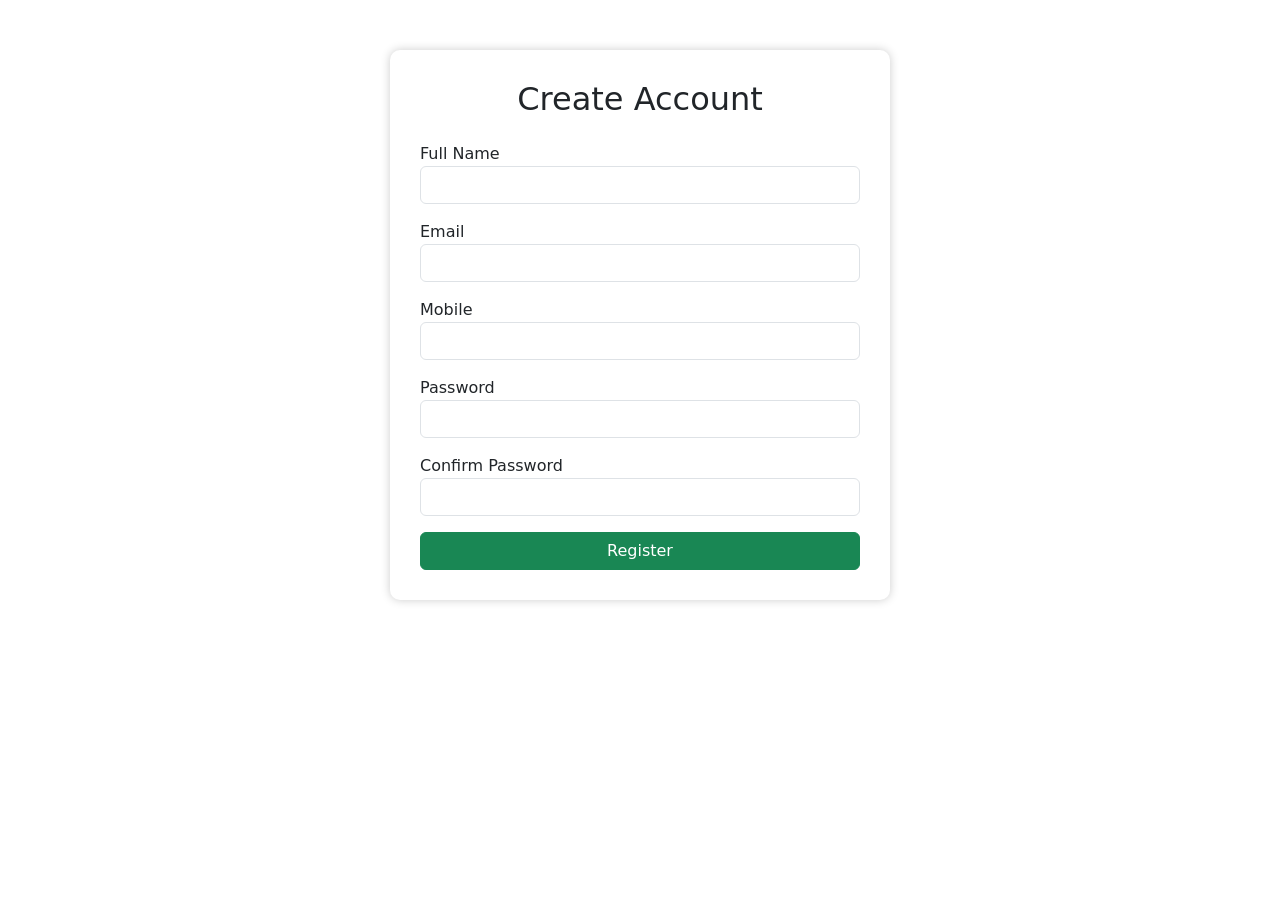
<file: frontend/pages/register.html>
<!DOCTYPE html>
<html>
<head>

<title>Register</title>

<link href="https://cdn.jsdelivr.net/npm/bootstrap@5.3.3/dist/css/bootstrap.min.css" rel="stylesheet">

<style>

.register-box{
max-width:500px;
margin:auto;
margin-top:50px;
padding:30px;
box-shadow:0 0 10px #ccc;
border-radius:10px;
}

</style>

</head>

<body>

<div class="register-box">

<h2 class="text-center mb-4">
Create Account
</h2>

<form>

<div class="mb-3">
<label>Full Name</label>
<input type="text" class="form-control">
</div>

<div class="mb-3">
<label>Email</label>
<input type="email" class="form-control">
</div>

<div class="mb-3">
<label>Mobile</label>
<input type="text" class="form-control">
</div>

<div class="mb-3">
<label>Password</label>
<input type="password" class="form-control">
</div>

<div class="mb-3">
<label>Confirm Password</label>
<input type="password" class="form-control">
</div>

<button class="btn btn-success w-100">
Register
</button>

</form>

</div>

</body>
</html>
</file>
<file: frontend/css/main.css>
/* =============================================
   MOM'S TEXTILE — main.css
   Brand colors per spec + textile-industry aesthetic
   ============================================= */

:root {
  --primary: #1E4D8C;
  --primary-dark: #153a6b;
  --primary-light: #e8f0fb;
  --secondary: #F59E0B;
  --secondary-light: #fef3c7;
  --accent: #38BDF8;
  --dark: #1F2937;
  --gray: #6B7280;
  --gray-light: #D1D5DB;
  --light: #F9FAFB;
  --white: #FFFFFF;
  --success: #10B981;
  --danger: #EF4444;

  --font-head: 'Poppins', sans-serif;
  --font-body: 'Inter', sans-serif;

  --radius: 16px;
  --radius-sm: 8px;
  --shadow: 0 10px 25px rgba(0,0,0,.08);
  --shadow-md: 0 20px 40px rgba(0,0,0,.12);
  --transition: 0.3s ease;
}

/* ===== RESET & BASE ===== */
*, *::before, *::after { box-sizing: border-box; margin: 0; padding: 0; }

html { scroll-behavior: smooth; font-size: 16px; }

body {
  font-family: var(--font-body);
  color: var(--dark);
  background: var(--white);
  line-height: 1.6;
  overflow-x: hidden;
}

img { max-width: 100%; display: block; }

a { text-decoration: none; color: inherit; }

ul { list-style: none; }

/* ===== UTILITIES ===== */
.container {
  max-width: 1200px;
  margin: 0 auto;
  padding: 0 24px;
}

.section { padding: 96px 0; }
.section-alt { background: var(--light); }
.center { text-align: center; }

.eyebrow {
  font-family: var(--font-head);
  font-size: 0.8rem;
  font-weight: 600;
  letter-spacing: 0.12em;
  text-transform: uppercase;
  color: var(--secondary);
  margin-bottom: 12px;
  display: block;
}

.section-title {
  font-family: var(--font-head);
  font-size: clamp(1.8rem, 4vw, 2.6rem);
  font-weight: 700;
  color: var(--dark);
  line-height: 1.2;
  margin-bottom: 16px;
}

.center.section-title { margin-bottom: 48px; }

.gradient-text {
  background: linear-gradient(135deg, var(--secondary) 0%, var(--accent) 100%);
  -webkit-background-clip: text;
  -webkit-text-fill-color: transparent;
  background-clip: text;
}

/* ===== BUTTONS ===== */
.btn {
  display: inline-flex;
  align-items: center;
  gap: 8px;
  font-family: var(--font-head);
  font-size: 0.9rem;
  font-weight: 600;
  padding: 12px 28px;
  border-radius: var(--radius-sm);
  border: none;
  cursor: pointer;
  transition: var(--transition);
  text-decoration: none;
  white-space: nowrap;
}

.btn-primary {
  background: var(--primary);
  color: var(--white);
}
.btn-primary:hover {
  background: var(--primary-dark);
  transform: translateY(-2px);
  box-shadow: 0 8px 20px rgba(30,77,140,.3);
}

.btn-outline {
  background: transparent;
  color: var(--primary);
  border: 2px solid var(--primary);
}
.btn-outline:hover {
  background: var(--primary);
  color: var(--white);
}

.btn-white {
  background: var(--white);
  color: var(--primary);
  font-weight: 700;
}
.btn-white:hover {
  background: var(--secondary);
  color: var(--white);
}

.btn-whatsapp {
  background: #25D366;
  color: var(--white);
}
.btn-whatsapp:hover {
  background: #1da851;
  transform: translateY(-2px);
}

.btn-lg { padding: 14px 36px; font-size: 1rem; }

.btn-sm { padding: 8px 16px; font-size: 0.8rem; }

.btn-icon {
  background: var(--secondary-light);
  color: var(--dark);
  padding: 8px 10px;
}
.btn-icon:hover { background: var(--secondary); color: white; }

/* ===== NAVBAR ===== */
.navbar {
  position: fixed;
  top: 0; left: 0; right: 0;
  z-index: 1000;
  padding: 16px 0;
  background: rgba(255,255,255,0.95);
  backdrop-filter: blur(12px);
  border-bottom: 1px solid rgba(0,0,0,.06);
  transition: var(--transition);
}

.navbar.scrolled {
  padding: 10px 0;
  box-shadow: 0 4px 20px rgba(0,0,0,.08);
}

.nav-inner {
  display: flex;
  align-items: center;
  justify-content: space-between;
}

.logo {
  display: flex;
  align-items: center;
  gap: 10px;
}

.logo-circle {
  width: 40px;
  height: 40px;
  background: var(--primary);
  color: white;
  border-radius: 50%;
  display: flex;
  align-items: center;
  justify-content: center;
  font-family: var(--font-head);
  font-weight: 800;
  font-size: 1.1rem;
  flex-shrink: 0;
}

.logo-text {
  font-family: var(--font-head);
  font-size: 1.15rem;
  font-weight: 700;
  color: var(--dark);
}

.logo-text em {
  font-style: italic;
  color: var(--secondary);
}

.logo-light .logo-text { color: white; }
.logo-light .logo-circle { background: rgba(255,255,255,.2); color: white; border: 2px solid rgba(255,255,255,.4); }

.nav-links {
  display: flex;
  gap: 36px;
  align-items: center;
}

.nav-links a {
  font-family: var(--font-head);
  font-size: 0.9rem;
  font-weight: 500;
  color: var(--gray);
  transition: color var(--transition);
  position: relative;
  padding-bottom: 4px;
}

.nav-links a::after {
  content: '';
  position: absolute;
  bottom: 0; left: 0;
  width: 0; height: 2px;
  background: var(--primary);
  transition: width var(--transition);
}

.nav-links a:hover,
.nav-links a.active {
  color: var(--primary);
}

.nav-links a:hover::after,
.nav-links a.active::after {
  width: 100%;
}

.hamburger {
  display: none;
  flex-direction: column;
  gap: 5px;
  background: none;
  border: none;
  cursor: pointer;
  padding: 4px;
}

.hamburger span {
  display: block;
  width: 24px;
  height: 2px;
  background: var(--dark);
  border-radius: 2px;
  transition: var(--transition);
}

/* ===== HERO ===== */
.hero {
  min-height: 100vh;
  display: flex;
  align-items: center;
  padding: 120px 0 80px;
  position: relative;
  overflow: hidden;
  background: linear-gradient(135deg, #f0f5ff 0%, #ffffff 50%, #fff8e8 100%);
}

.hero-bg {
  position: absolute;
  inset: 0;
  pointer-events: none;
}

.hero-shape {
  position: absolute;
  border-radius: 50%;
  opacity: 0.06;
}

.shape-1 {
  width: 600px; height: 600px;
  background: var(--primary);
  top: -200px; right: -100px;
}

.shape-2 {
  width: 400px; height: 400px;
  background: var(--secondary);
  bottom: -100px; left: -80px;
}

.hero-content {
  display: grid;
  grid-template-columns: 1fr 1fr;
  gap: 80px;
  align-items: center;
  position: relative;
  z-index: 1;
}

.hero-eyebrow {
  display: inline-block;
  background: var(--primary-light);
  color: var(--primary);
  font-family: var(--font-head);
  font-size: 0.78rem;
  font-weight: 600;
  letter-spacing: 0.1em;
  text-transform: uppercase;
  padding: 6px 14px;
  border-radius: 20px;
  margin-bottom: 20px;
}

.hero h1 {
  font-family: var(--font-head);
  font-size: clamp(2rem, 5vw, 3.4rem);
  font-weight: 800;
  line-height: 1.1;
  color: var(--dark);
  margin-bottom: 28px;
}

.hero-features {
  display: flex;
  flex-direction: column;
  gap: 8px;
  margin-bottom: 36px;
}

.hero-features li {
  font-size: 0.95rem;
  color: var(--gray);
  display: flex;
  align-items: center;
  gap: 10px;
}

.check {
  width: 22px; height: 22px;
  background: var(--success);
  color: white;
  border-radius: 50%;
  display: inline-flex;
  align-items: center;
  justify-content: center;
  font-size: 0.7rem;
  font-weight: 700;
  flex-shrink: 0;
}

.hero-actions {
  display: flex;
  gap: 16px;
  flex-wrap: wrap;
  margin-bottom: 24px;
}

.hero-contact-hint {
  font-size: 0.82rem;
  color: var(--gray);
}

/* Hero visual */
.hero-visual {
  display: flex;
  align-items: center;
  justify-content: center;
}

.hero-card-stack {
  position: relative;
  width: 360px;
  height: 380px;
}

.floating-card {
  position: absolute;
  background: white;
  border-radius: var(--radius);
  box-shadow: var(--shadow-md);
  padding: 14px 20px;
  font-family: var(--font-head);
  font-size: 0.85rem;
  font-weight: 600;
  color: var(--dark);
  display: flex;
  align-items: center;
  gap: 8px;
  animation: float 4s ease-in-out infinite;
}

.card-tote  { top: 0; left: 0; animation-delay: 0s; }
.card-home  { top: 60px; right: 0; animation-delay: 0.5s; }
.card-baby  { bottom: 80px; left: 20px; animation-delay: 1s; }
.card-lady  { bottom: 20px; right: 20px; animation-delay: 1.5s; }

@keyframes float {
  0%, 100% { transform: translateY(0); }
  50% { transform: translateY(-10px); }
}

.hero-badge {
  position: absolute;
  top: 50%; left: 50%;
  transform: translate(-50%, -50%);
  width: 110px; height: 110px;
  background: var(--primary);
  border-radius: 50%;
  display: flex;
  flex-direction: column;
  align-items: center;
  justify-content: center;
  color: white;
  text-align: center;
  box-shadow: 0 8px 32px rgba(30,77,140,.4);
}

.badge-number {
  font-family: var(--font-head);
  font-size: 2rem;
  font-weight: 800;
  line-height: 1;
}

.badge-label {
  font-size: 0.65rem;
  opacity: 0.85;
  line-height: 1.3;
  font-weight: 500;
}

/* ===== ABOUT PREVIEW ===== */
.about-grid {
  display: grid;
  grid-template-columns: 1fr 1fr;
  gap: 80px;
  align-items: center;
}

.about-image-wrap {
  border-radius: var(--radius);
  overflow: hidden;
  aspect-ratio: 4/3;
  background: linear-gradient(135deg, var(--primary-light), var(--secondary-light));
  display: flex;
  align-items: center;
  justify-content: center;
  position: relative;
}

.about-img-placeholder {
  display: flex;
  flex-direction: column;
  align-items: center;
  gap: 16px;
}

.thread-spool {
  width: 80px; height: 80px;
  border-radius: 50%;
  background: conic-gradient(var(--primary) 0deg 60deg, var(--secondary) 60deg 180deg, var(--accent) 180deg 300deg, var(--primary) 300deg 360deg);
  opacity: 0.6;
}

.scissors-icon { font-size: 3rem; opacity: 0.5; }

.about-desc {
  font-size: 1rem;
  color: var(--gray);
  line-height: 1.7;
  margin-bottom: 36px;
}

.about-stats {
  display: flex;
  gap: 32px;
  margin-bottom: 36px;
}

.stat { display: flex; flex-direction: column; }

.stat-num {
  font-family: var(--font-head);
  font-size: 2rem;
  font-weight: 700;
  color: var(--primary);
  line-height: 1;
}

.stat-lbl {
  font-size: 0.78rem;
  color: var(--gray);
  font-weight: 500;
}

/* ===== CATEGORIES ===== */
.cat-grid {
  display: grid;
  grid-template-columns: repeat(4, 1fr);
  gap: 24px;
}

.cat-card {
  background: white;
  border-radius: var(--radius);
  padding: 28px 20px;
  text-align: center;
  box-shadow: var(--shadow);
  transition: var(--transition);
  cursor: pointer;
  border: 2px solid transparent;
  display: block;
}

.cat-card:hover {
  transform: translateY(-6px);
  border-color: var(--primary);
  box-shadow: var(--shadow-md);
}

.cat-icon {
  font-size: 2.2rem;
  margin-bottom: 12px;
  display: block;
}

.cat-card h3 {
  font-family: var(--font-head);
  font-size: 0.95rem;
  font-weight: 600;
  color: var(--dark);
  margin-bottom: 8px;
}

.cat-card p {
  font-size: 0.78rem;
  color: var(--gray);
  line-height: 1.4;
  margin-bottom: 12px;
}

.cat-count {
  display: inline-block;
  background: var(--primary-light);
  color: var(--primary);
  font-family: var(--font-head);
  font-size: 0.7rem;
  font-weight: 600;
  padding: 3px 10px;
  border-radius: 20px;
}

/* ===== FEATURED PRODUCTS ===== */
.product-grid {
  display: grid;
  grid-template-columns: repeat(4, 1fr);
  gap: 24px;
}

.product-card {
  background: white;
  border-radius: var(--radius);
  overflow: hidden;
  box-shadow: var(--shadow);
  transition: var(--transition);
}

.product-card:hover {
  transform: translateY(-5px);
  box-shadow: var(--shadow-md);
}

.product-img {
  height: 180px;
  display: flex;
  align-items: center;
  justify-content: center;
  font-size: 3.5rem;
  border-radius: var(--radius) var(--radius) 0 0;
}

.product-info {
  padding: 20px;
}

.product-cat {
  font-family: var(--font-head);
  font-size: 0.7rem;
  font-weight: 600;
  text-transform: uppercase;
  letter-spacing: 0.06em;
  color: var(--secondary);
  display: block;
  margin-bottom: 4px;
}

.product-info h4 {
  font-family: var(--font-head);
  font-size: 0.95rem;
  font-weight: 600;
  color: var(--dark);
  margin-bottom: 8px;
}

.product-specs {
  font-size: 0.75rem;
  color: var(--gray);
  margin-bottom: 16px;
  line-height: 1.4;
}

.product-footer {
  display: flex;
  gap: 8px;
  align-items: center;
}

/* ===== WHY CHOOSE US ===== */
.why-grid {
  display: grid;
  grid-template-columns: repeat(3, 1fr);
  gap: 32px;
}

.why-card {
  background: white;
  border-radius: var(--radius);
  padding: 32px 24px;
  box-shadow: var(--shadow);
  transition: var(--transition);
  border-top: 4px solid transparent;
}

.why-card:hover {
  border-top-color: var(--primary);
  transform: translateY(-4px);
}

.why-icon {
  font-size: 2.2rem;
  margin-bottom: 16px;
  display: block;
}

.why-card h4 {
  font-family: var(--font-head);
  font-size: 1.05rem;
  font-weight: 600;
  color: var(--dark);
  margin-bottom: 10px;
}

.why-card p {
  font-size: 0.88rem;
  color: var(--gray);
  line-height: 1.6;
}

/* ===== CTA BANNER ===== */
.cta-banner {
  background: var(--primary);
  padding: 80px 0;
  position: relative;
  overflow: hidden;
}

.cta-bg { position: absolute; inset: 0; pointer-events: none; }

.cta-shape {
  position: absolute;
  width: 600px; height: 600px;
  border-radius: 50%;
  background: rgba(255,255,255,.04);
  top: -200px; right: -200px;
}

.cta-inner {
  display: flex;
  align-items: center;
  justify-content: space-between;
  gap: 40px;
  position: relative;
  z-index: 1;
}

.cta-text h2 {
  font-family: var(--font-head);
  font-size: clamp(1.5rem, 3vw, 2.2rem);
  font-weight: 700;
  color: white;
  margin-bottom: 10px;
}

.cta-text p {
  color: rgba(255,255,255,.75);
  font-size: 1rem;
}

.cta-actions {
  display: flex;
  gap: 16px;
  flex-shrink: 0;
  flex-wrap: wrap;
}

/* ===== FOOTER ===== */
.footer {
  background: var(--dark);
  color: rgba(255,255,255,.7);
  padding: 80px 0 0;
}

.footer-grid {
  display: grid;
  grid-template-columns: 2fr 1fr 1fr 1.5fr;
  gap: 48px;
  padding-bottom: 48px;
  border-bottom: 1px solid rgba(255,255,255,.08);
}

.footer-brand p {
  font-size: 0.88rem;
  margin-top: 16px;
  line-height: 1.6;
}

.footer-social {
  display: flex;
  gap: 12px;
  margin-top: 20px;
}

.social-link {
  width: 38px; height: 38px;
  background: rgba(255,255,255,.08);
  border-radius: 50%;
  display: flex;
  align-items: center;
  justify-content: center;
  font-size: 1.1rem;
  transition: var(--transition);
}

.social-link:hover {
  background: var(--secondary);
}

.footer-links h5,
.footer-contact h5 {
  font-family: var(--font-head);
  font-size: 0.9rem;
  font-weight: 600;
  color: white;
  margin-bottom: 16px;
}

.footer-links ul { display: flex; flex-direction: column; gap: 10px; }

.footer-links a {
  font-size: 0.85rem;
  transition: color var(--transition);
}

.footer-links a:hover { color: var(--secondary); }

.footer-contact p {
  font-size: 0.85rem;
  margin-bottom: 8px;
}

.footer-bottom {
  padding: 20px 0;
  text-align: center;
}

.footer-bottom p {
  font-size: 0.8rem;
  color: rgba(255,255,255,.4);
}

/* ===== WHATSAPP FLOAT ===== */
.whatsapp-float {
  position: fixed;
  bottom: 80px;
  right: 24px;
  background: #25D366;
  color: white;
  border-radius: 50px;
  padding: 12px 20px;
  display: flex;
  align-items: center;
  gap: 10px;
  box-shadow: 0 8px 24px rgba(37,211,102,.4);
  z-index: 999;
  transition: var(--transition);
  font-family: var(--font-head);
  font-size: 0.85rem;
  font-weight: 600;
}

.whatsapp-float:hover {
  transform: scale(1.05);
  box-shadow: 0 12px 32px rgba(37,211,102,.5);
}

.wa-icon { font-size: 1.2rem; }

/* ===== BACK TO TOP ===== */
.back-to-top {
  position: fixed;
  bottom: 24px;
  right: 24px;
  width: 44px; height: 44px;
  background: var(--primary);
  color: white;
  border: none;
  border-radius: 50%;
  cursor: pointer;
  font-size: 1.1rem;
  font-weight: 700;
  display: flex;
  align-items: center;
  justify-content: center;
  opacity: 0;
  pointer-events: none;
  transition: var(--transition);
  box-shadow: 0 4px 16px rgba(30,77,140,.3);
  z-index: 998;
}

.back-to-top.visible {
  opacity: 1;
  pointer-events: all;
}

.back-to-top:hover { background: var(--primary-dark); transform: translateY(-2px); }

/* ===== RESPONSIVE ===== */
@media (max-width: 1024px) {
  .cat-grid { grid-template-columns: repeat(2, 1fr); }
  .product-grid { grid-template-columns: repeat(2, 1fr); }
  .hero-content { gap: 48px; }
}

@media (max-width: 768px) {
  .section { padding: 64px 0; }

  .hamburger { display: flex; }

  .nav-links {
    position: fixed;
    top: 64px; left: 0; right: 0;
    background: white;
    flex-direction: column;
    padding: 24px;
    gap: 20px;
    box-shadow: 0 10px 30px rgba(0,0,0,.1);
    transform: translateY(-110%);
    transition: transform var(--transition);
    z-index: 999;
  }

  .nav-links.open { transform: translateY(0); }

  .hero-content { grid-template-columns: 1fr; gap: 40px; }
  .hero-visual { display: none; }
  .hero { padding-top: 100px; min-height: auto; }

  .about-grid { grid-template-columns: 1fr; gap: 40px; }
  .about-image-wrap { display: none; }

  .cat-grid { grid-template-columns: repeat(2, 1fr); gap: 16px; }

  .product-grid { grid-template-columns: 1fr; }

  .why-grid { grid-template-columns: 1fr; gap: 20px; }

  .cta-inner { flex-direction: column; text-align: center; }
  .cta-actions { justify-content: center; }

  .footer-grid { grid-template-columns: 1fr; gap: 32px; }

  .whatsapp-float .wa-label { display: none; }
  .whatsapp-float { padding: 12px; border-radius: 50%; }

  .about-stats { gap: 20px; }
}

@media (max-width: 480px) {
  .hero-actions { flex-direction: column; }
  .hero-actions .btn { width: 100%; justify-content: center; }
  .cat-grid { grid-template-columns: 1fr; }
}

/* ===== ANIMATIONS ===== */
@keyframes fadeInUp {
  from { opacity: 0; transform: translateY(30px); }
  to { opacity: 1; transform: translateY(0); }
}

.hero-text > * {
  animation: fadeInUp 0.6s ease both;
}

.hero-text > *:nth-child(1) { animation-delay: 0.1s; }
.hero-text > *:nth-child(2) { animation-delay: 0.2s; }
.hero-text > *:nth-child(3) { animation-delay: 0.3s; }
.hero-text > *:nth-child(4) { animation-delay: 0.4s; }
.hero-text > *:nth-child(5) { animation-delay: 0.5s; }

/* Skeleton loading */
.skeleton {
  background: linear-gradient(90deg, #f0f0f0 25%, #e0e0e0 50%, #f0f0f0 75%);
  background-size: 200% 100%;
  animation: skeleton-shimmer 1.5s infinite;
  border-radius: 4px;
}

@keyframes skeleton-shimmer {
  0% { background-position: 200% 0; }
  100% { background-position: -200% 0; }
}

/* Reduced motion */
@media (prefers-reduced-motion: reduce) {
  *, *::before, *::after {
    animation-duration: 0.01ms !important;
    transition-duration: 0.01ms !important;
  }
}


/* Cart Related Products */



.product-card{
    background:#fff;
    border-radius:20px;
    overflow:hidden;
    box-shadow:0 5px 20px rgba(0,0,0,.08);
    transition:.3s;
    height:100%;
}

.product-card:hover{
    transform:translateY(-5px);
}

.product-img{
    height:180px;
    display:flex;
    align-items:center;
    justify-content:center;
    font-size:60px;
}

.product-info{
    padding:20px;
}

.product-cat{
    color:#f39c12;
    font-size:12px;
    font-weight:700;
    text-transform:uppercase;
    letter-spacing:1px;
}

.product-info h4{
    font-size:22px;
    font-weight:700;
    margin:10px 0;
}

.product-specs{
    color:#666;
    font-size:14px;
    min-height:50px;
}

.product-footer{
    margin-top:15px;
    display:flex;
    gap:10px;
}

.product-footer .btn{
    flex:1;
}

.related-products{
    margin-top:60px;
}
</file>
